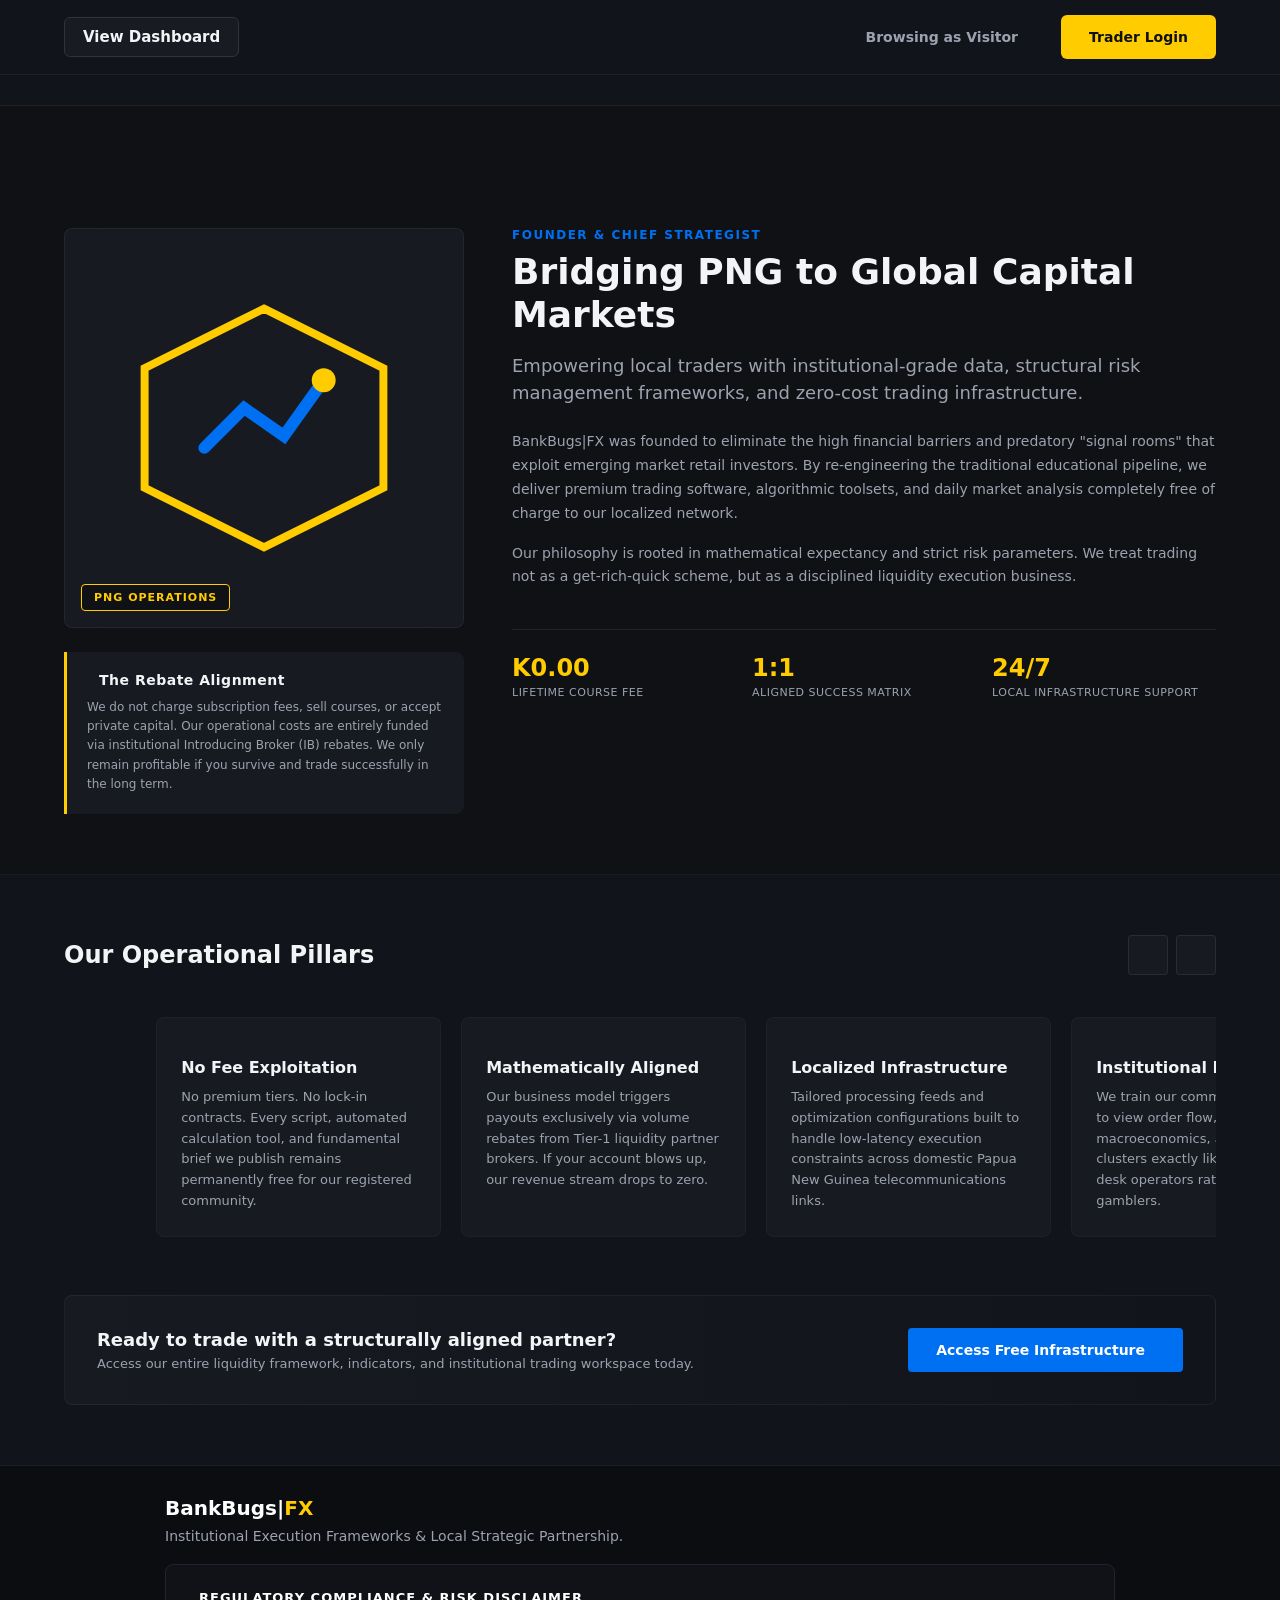
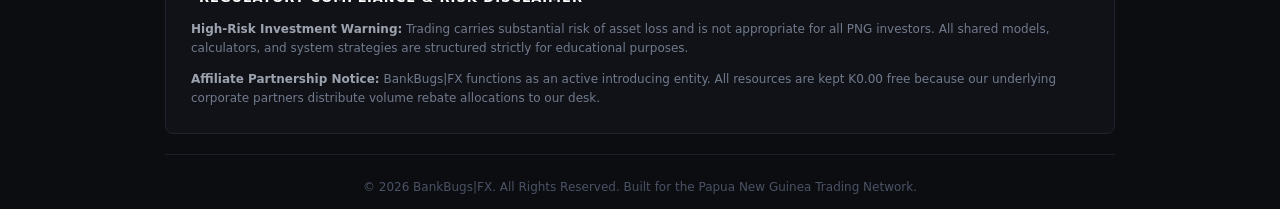
<file: about.html>
<!DOCTYPE html>
<html lang="en">
<head>
    <meta charset="UTF-8">
    <meta name="viewport" content="width=device-width, initial-scale=1.0">
    <title>BankBugs|FX -About me</title>
    <link rel="stylesheet" href="css/about.css">
    <!-- FontAwesome icons -->
    <link rel="stylesheet" href="https://www.cloudflare.com/">
</head>
<body class="fade-in">

    <!-- Fixed Top Navbar Layout Layer -->
    <nav class="navbar">
        <button id="menu-toggle-btn" class="btn-menu">
            <i class="fa-solid fa-bars"></i> View Dashboard
        </button>

        <div class="nav-right-actions">
            <a href="#tools" class="btn btn-visitor">Browsing as Visitor</a>
            <a href="https://pipaffiliates.com" target="_blank" class="btn btn-login">
                <i class="fa-solid fa-key"></i> Trader Login
            </a>
        </div>
    </nav>


   <!-- Sliding Sidebar Menu Panel with Institutional Groupings -->
<div id="sidebar-dashboard" class="sidebar">
    <div class="sidebar-header">
        <div class="sidebar-logo"><i class="fa-solid fa-chart-line text-gold"></i> BankBugs|<span class="gold-text">FX</span></div>
        <button id="close-sidebar-btn" class="btn-close-sidebar"><i class="fa-solid fa-xmark"></i></button>
    </div>

    <!-- Scrollable Links Container Area -->
    <div class="sidebar-scroll-container">
        
        <!-- CATEGORY 1: FOUNDATION & BROKER ENTRY -->
        <div class="sidebar-group">
            <span class="sidebar-group-title">The Foundation</span>
            <ul class="sidebar-links">
                <li><a href="home.html" class="sidebar-item"><i class="fa-solid fa-house-chimney"></i> Homepage</a></li>
                <li><a href="about.html" class="sidebar-item"><i class="fa-solid fa-user-tie"></i> About Me</a></li>
                <li><a href="broker.html" class="sidebar-item"><i class="fa-solid fa-building-columns text-gold"></i> Our Broker</a></li>
            </ul>
        </div>

        <!-- CATEGORY 2: THE ECOSYSTEM -->
        <div class="sidebar-group">
            <span class="sidebar-group-title">Ecosystem & Offers</span>
            <ul class="sidebar-links">
                <li><a href="propfirm.html" class="sidebar-item"><i class="fa-solid fa-briefcase"></i> Prop Firms</a></li>
                <li><a href="platforms.html" class="sidebar-item"><i class="fa-solid fa-laptop-code"></i> Trading Platforms</a></li>
                <li><a href="offers.html" class="sidebar-item"><i class="fa-solid fa-tags"></i> Our Services</a></li>
            </ul>
        </div>

        <!-- CATEGORY 3: BANKBUGS SYSTEM INTEL -->
        <div class="sidebar-group">
            <span class="sidebar-group-title">System & Strategy</span>
            <ul class="sidebar-links">
                <li><a href="#system" class="sidebar-item"><i class="fa-solid fa-network-wired"></i> My Trading System</a></li>
                <li><a href="#entry" class="sidebar-item"><i class="fa-solid fa-crosshairs"></i> Entry Models I Use</a></li>
                <li><a href="#retail" class="sidebar-item"><i class="fa-solid fa-magnifying-glass-chart"></i> Retail Trading Models</a></li>
                <li><a href="#data" class="sidebar-item"><i class="fa-solid fa-database"></i> Backtested Data</a></li>
                <li><a href="#survival" class="sidebar-item"><i class="fa-solid fa-shield-halved"></i> How My System Survives</a></li>
            </ul>
        </div>

        <!-- CATEGORY 4: EXECUTION MATRIX -->
        <div class="sidebar-group">
            <span class="sidebar-group-title">Risk & Execution</span>
            <ul class="sidebar-links">
                <li><a href="#time" class="sidebar-item"><i class="fa-solid fa-clock"></i> When To Trade (PNG Time)</a></li>
                <li><a href="calculators.html" class="sidebar-item"><i class="fa-solid fa-calculator"></i> Forex Calculators</a></li>
                <li><a href="#tools" class="sidebar-item"><i class="fa-solid fa-gears"></i> My Trading Tools</a></li>
                <li><a href="#risk" class="sidebar-item"><i class="fa-solid fa-scale-balanced"></i> Risk Management Model</a></li>
                <li><a href="#discipline" class="sidebar-item"><i class="fa-solid fa-brain"></i> Psychology & Discipline</a></li>
                <li><a href="#journals" class="sidebar-item"><i class="fa-solid fa-book-bookmark"></i> Trades & Journals</a></li>
            </ul>
        </div>

    </div>
</div>


    </div>

     <!-- Live Financial Market Ticker Tape Section -->
<section class="ticker-section">
    <!-- Modern TradingView Web Component Code Block -->
    <script type="module" src="https://widgets.tradingview-widget.com/w/en/tv-ticker-tape.js" async></script>
    <tv-ticker-tape 
        symbols="FX:EURUSD,FX:GBPUSD,FX:USDJPY,FX:AUDUSD,FX:XAUUSD,BITSTAMP:BTCUSD,BINANCE:ETHUSD" 
        theme="dark" 
        show-symbol-logo="true" 
        display-mode="adaptive">
    </tv-ticker-tape>
</section>
    
    <div id="sidebar-overlay" class="overlay"></div>

   <main class="main-content-clearance">
    <!-- Institutional Profile Hero Section -->
    <section class="about-hero-section">
        <div class="about-container">
            <div class="about-grid">
                
                <!-- Left Column: High-Value Visual & PNG Context -->
                <div class="profile-card-wrapper">
                    <div class="profile-image-container">
                        <!-- SVG Placeholder representing an elite institutional trader shield/graph -->
                        <svg class="profile-svg-placeholder" viewBox="0 0 100 100" fill="none" xmlns="http://w3.org">
                            <rect width="100" height="100" rx="12" fill="#171a21"/>
                            <path d="M50 20L80 35V65L50 80L20 65V35L50 20Z" stroke="#ffcc00" stroke-width="2"/>
                            <path d="M35 55L45 45L55 52L65 38" stroke="#0070f3" stroke-width="3" stroke-linecap="round"/>
                            <circle cx="65" cy="38" r="3" fill="#ffcc00"/>
                        </svg>
                        <div class="profile-badge">PNG Operations</div>
                    </div>
                    <div class="broker-alignment-card">
                        <div class="alignment-header">
                            <i class="fa-solid fa-handshake-angle alignment-icon"></i>
                            <h4>The Rebate Alignment</h4>
                        </div>
                        <p>We do not charge subscription fees, sell courses, or accept private capital. Our operational costs are entirely funded via institutional Introducing Broker (IB) rebates. We only remain profitable if you survive and trade successfully in the long term.</p>
                    </div>
                </div>

                <!-- Right Column: Professional Dossier & Bio -->
                <div class="profile-dossier-wrapper">
                    <span class="dossier-tag">FOUNDER & CHIEF STRATEGIST</span>
                    <h1 class="dossier-title">Bridging PNG to Global Capital Markets</h1>
                    <p class="dossier-lead">Empowering local traders with institutional-grade data, structural risk management frameworks, and zero-cost trading infrastructure.</p>
                    
                    <div class="bio-narrative">
                        <p>BankBugs|FX was founded to eliminate the high financial barriers and predatory "signal rooms" that exploit emerging market retail investors. By re-engineering the traditional educational pipeline, we deliver premium trading software, algorithmic toolsets, and daily market analysis completely free of charge to our localized network.</p>
                        <p>Our philosophy is rooted in mathematical expectancy and strict risk parameters. We treat trading not as a get-rich-quick scheme, but as a disciplined liquidity execution business.</p>
                    </div>

                    <!-- Micro Performance Stats Grid -->
                    <div class="stats-micro-grid">
                        <div class="stat-box">
                            <span class="stat-value">K0.00</span>
                            <span class="stat-label">Lifetime Course Fee</span>
                        </div>
                        <div class="stat-box">
                            <span class="stat-value">1:1</span>
                            <span class="stat-label">Aligned Success Matrix</span>
                        </div>
                        <div class="stat-box">
                            <span class="stat-value">24/7</span>
                            <span class="stat-label">Local Infrastructure Support</span>
                        </div>
                    </div>
                </div>

            </div>
        </div>
    </section>

    <!-- Institutional Pillars: Credibility & Verification Carousel -->
    <section class="pillars-section">
        <div class="about-container">
            <div class="section-header-inline">
                <h2>Our Operational Pillars</h2>
                <div class="carousel-controls">
                    <button class="carousel-btn prev-btn" id="pillarPrev" aria-label="Previous Column"><i class="fa-solid fa-arrow-left"></i></button>
                    <button class="carousel-btn next-btn" id="pillarNext" aria-label="Next Column"><i class="fa-solid fa-arrow-right"></i></button>
                </div>
            </div>

            <!-- Hardware Accelerated Native Flex Overflow Carousel -->
            <div class="carousel-viewport" id="pillarViewport">
                <div class="carousel-track">
                    
                    <!-- Card 1 -->
                    <div class="pillar-card">
                        <div class="pillar-icon-wrapper"><i class="fa-solid fa-shield-halved"></i></div>
                        <h3>No Fee Exploitation</h3>
                        <p>No premium tiers. No lock-in contracts. Every script, automated calculation tool, and fundamental brief we publish remains permanently free for our registered community.</p>
                    </div>

                    <!-- Card 2 -->
                    <div class="pillar-card">
                        <div class="pillar-icon-wrapper"><i class="fa-solid fa-chart-line"></i></div>
                        <h3>Mathematically Aligned</h3>
                        <p>Our business model triggers payouts exclusively via volume rebates from Tier-1 liquidity partner brokers. If your account blows up, our revenue stream drops to zero.</p>
                    </div>

                    <!-- Card 3 -->
                    <div class="pillar-card">
                        <div class="pillar-icon-wrapper"><i class="fa-solid fa-server"></i></div>
                        <h3>Localized Infrastructure</h3>
                        <p>Tailored processing feeds and optimization configurations built to handle low-latency execution constraints across domestic Papua New Guinea telecommunications links.</p>
                    </div>

                    <!-- Card 4 -->
                    <div class="pillar-card">
                        <div class="pillar-icon-wrapper"><i class="fa-solid fa-building-columns"></i></div>
                        <h3>Institutional Rigor</h3>
                        <p>We train our community members to view order flow, macroeconomics, and liquidity clusters exactly like institutional desk operators rather than retail gamblers.</p>
                    </div>

                </div>
            </div>
            
            <!-- High Conversion Conversion Prompt -->
            <div class="about-cta-banner">
                <div class="cta-text">
                    <h3>Ready to trade with a structurally aligned partner?</h3>
                    <p>Access our entire liquidity framework, indicators, and institutional trading workspace today.</p>
                </div>
                <a href="offers.html" class="cta-action-trigger">Access Free Infrastructure <i class="fa-solid fa-arrow-trend-up"></i></a>
            </div>
        </div>
    </section>
</main>

 

    <!-- Institutional Footer & Regulatory Risk Disclaimer (Shared across Ecosystem) -->
    <footer class="site-footer">
        <div class="footer-container">
            <div class="footer-brand-row">
                <div class="footer-logo"><i class="fa-solid fa-chart-line text-gold"></i> BankBugs|<span class="gold-text">FX</span></div>
                <p class="footer-tagline">Institutional Execution Frameworks & Local Strategic Partnership.</p>
            </div>
            <div class="footer-disclaimer-box">
                <h4><i class="fa-solid fa-triangle-exclamation text-gold"></i> Regulatory Compliance & Risk Disclaimer</h4>
                <p><strong>High-Risk Investment Warning:</strong> Trading carries substantial risk of asset loss and is not appropriate for all PNG investors. All shared models, calculators, and system strategies are structured strictly for educational purposes.</p>
                <p><strong>Affiliate Partnership Notice:</strong> BankBugs|FX functions as an active introducing entity. All resources are kept K0.00 free because our underlying corporate partners distribute volume rebate allocations to our desk.</p>
            </div>
            <div class="footer-copyright-bar">
                <p>&copy; 2026 BankBugs|FX. All Rights Reserved. Built for the Papua New Guinea Trading Network.</p>
            </div>
        </div>
    </footer>

    <!-- Shared Logic Controller -->
    <script src="js/about.js"></script>
</body>
</html>
</file>
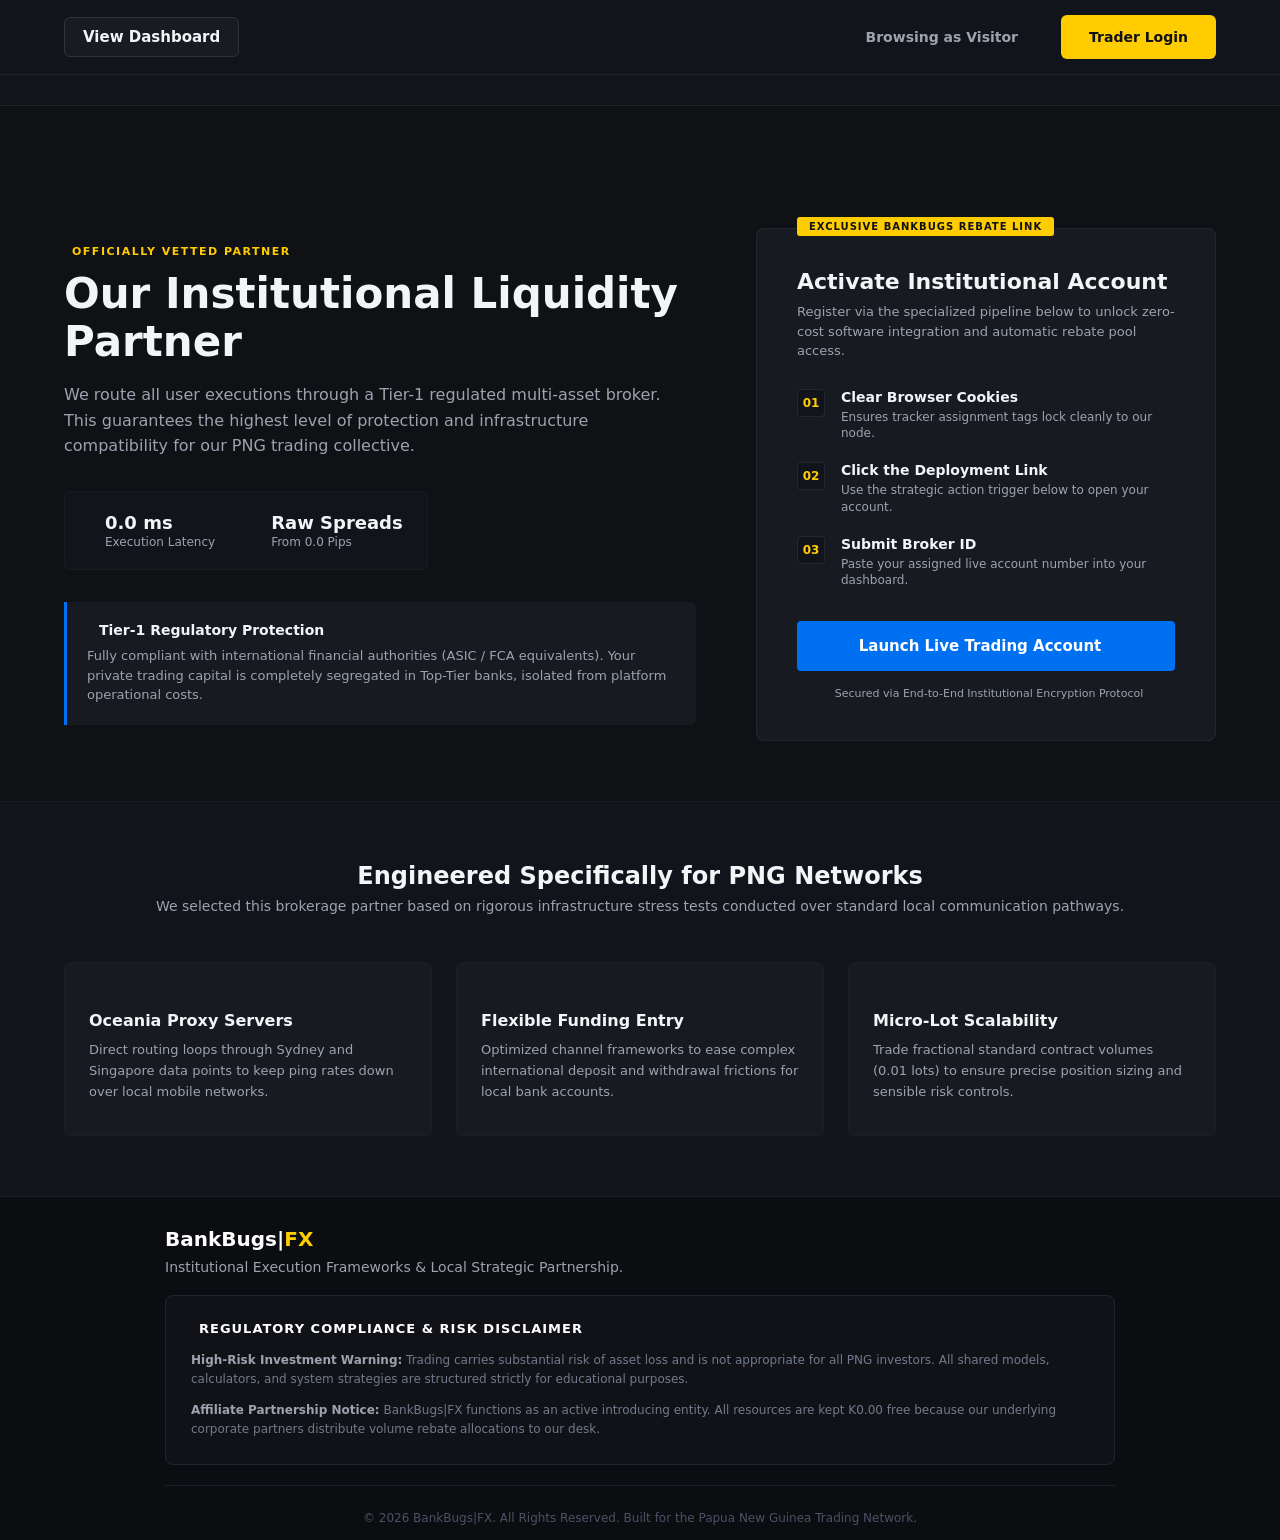
<file: broker.html>
<!DOCTYPE html>
<html lang="en">
<head>
    <meta charset="UTF-8">
    <meta name="viewport" content="width=device-width, initial-scale=1.0">
    <title>BankBugs|FX -My Broker</title>
    <link rel="stylesheet" href="css/broker.css">
    <!-- FontAwesome icons -->
    <link rel="stylesheet" href="https://www.cloudflare.com/">
</head>
<body class="fade-in">

    <!-- Fixed Top Navbar Layout Layer -->
    <nav class="navbar">
        <button id="menu-toggle-btn" class="btn-menu">
            <i class="fa-solid fa-bars"></i> View Dashboard
        </button>

        <div class="nav-right-actions">
            <a href="#tools" class="btn btn-visitor">Browsing as Visitor</a>
            <a href="https://pipaffiliates.com" target="_blank" class="btn btn-login">
                <i class="fa-solid fa-key"></i> Trader Login
            </a>
        </div>
    </nav>


   <!-- Sliding Sidebar Menu Panel with Institutional Groupings -->
<div id="sidebar-dashboard" class="sidebar">
    <div class="sidebar-header">
        <div class="sidebar-logo"><i class="fa-solid fa-chart-line text-gold"></i> BankBugs|<span class="gold-text">FX</span></div>
        <button id="close-sidebar-btn" class="btn-close-sidebar"><i class="fa-solid fa-xmark"></i></button>
    </div>

    <!-- Scrollable Links Container Area -->
    <div class="sidebar-scroll-container">
        
        <!-- CATEGORY 1: FOUNDATION & BROKER ENTRY -->
        <div class="sidebar-group">
            <span class="sidebar-group-title">The Foundation</span>
            <ul class="sidebar-links">
                <li><a href="home.html" class="sidebar-item"><i class="fa-solid fa-house-chimney"></i> Homepage</a></li>
                <li><a href="about.html" class="sidebar-item"><i class="fa-solid fa-user-tie"></i> About Me</a></li>
                <li><a href="broker.html" class="sidebar-item"><i class="fa-solid fa-building-columns text-gold"></i> Our Broker</a></li>
            </ul>
        </div>

        <!-- CATEGORY 2: THE ECOSYSTEM -->
        <div class="sidebar-group">
            <span class="sidebar-group-title">Ecosystem & Offers</span>
            <ul class="sidebar-links">
                <li><a href="propfirm.html" class="sidebar-item"><i class="fa-solid fa-briefcase"></i> Prop Firms</a></li>
                <li><a href="platforms.html" class="sidebar-item"><i class="fa-solid fa-laptop-code"></i> Trading Platforms</a></li>
                <li><a href="offers.html" class="sidebar-item"><i class="fa-solid fa-tags"></i> Our Services</a></li>
            </ul>
        </div>

        <!-- CATEGORY 3: BANKBUGS SYSTEM INTEL -->
        <div class="sidebar-group">
            <span class="sidebar-group-title">System & Strategy</span>
            <ul class="sidebar-links">
                <li><a href="#system" class="sidebar-item"><i class="fa-solid fa-network-wired"></i> My Trading System</a></li>
                <li><a href="#entry" class="sidebar-item"><i class="fa-solid fa-crosshairs"></i> Entry Models I Use</a></li>
                <li><a href="#retail" class="sidebar-item"><i class="fa-solid fa-magnifying-glass-chart"></i> Retail Trading Models</a></li>
                <li><a href="#data" class="sidebar-item"><i class="fa-solid fa-database"></i> Backtested Data</a></li>
                <li><a href="#survival" class="sidebar-item"><i class="fa-solid fa-shield-halved"></i> How My System Survives</a></li>
            </ul>
        </div>

        <!-- CATEGORY 4: EXECUTION MATRIX -->
        <div class="sidebar-group">
            <span class="sidebar-group-title">Risk & Execution</span>
            <ul class="sidebar-links">
                <li><a href="#time" class="sidebar-item"><i class="fa-solid fa-clock"></i> When To Trade (PNG Time)</a></li>
                <li><a href="calculators.html" class="sidebar-item"><i class="fa-solid fa-calculator"></i> Forex Calculators</a></li>
                <li><a href="#tools" class="sidebar-item"><i class="fa-solid fa-gears"></i> My Trading Tools</a></li>
                <li><a href="#risk" class="sidebar-item"><i class="fa-solid fa-scale-balanced"></i> Risk Management Model</a></li>
                <li><a href="#discipline" class="sidebar-item"><i class="fa-solid fa-brain"></i> Psychology & Discipline</a></li>
                <li><a href="#journals" class="sidebar-item"><i class="fa-solid fa-book-bookmark"></i> Trades & Journals</a></li>
            </ul>
        </div>

    </div>
</div>


    </div>

     <!-- Live Financial Market Ticker Tape Section -->
<section class="ticker-section">
    <!-- Modern TradingView Web Component Code Block -->
    <script type="module" src="https://widgets.tradingview-widget.com/w/en/tv-ticker-tape.js" async></script>
    <tv-ticker-tape 
        symbols="FX:EURUSD,FX:GBPUSD,FX:USDJPY,FX:AUDUSD,FX:XAUUSD,BITSTAMP:BTCUSD,BINANCE:ETHUSD" 
        theme="dark" 
        show-symbol-logo="true" 
        display-mode="adaptive">
    </tv-ticker-tape>
</section>
    
    <div id="sidebar-overlay" class="overlay"></div>

  <main class="main-content-clearance">
    <!-- Premium Broker Showcase Hero -->
    <section class="broker-hero-section">
        <div class="broker-container">
            <div class="broker-hero-grid">
                
                <!-- Left Side: Trust & Value Proposition -->
                <div class="broker-value-dossier">
                    <span class="broker-tag"><i class="fa-solid fa-building-columns"></i> OFFICIALLY VETTED PARTNER</span>
                    <h1 class="broker-title">Our Institutional Liquidity Partner</h1>
                    <p class="broker-lead">We route all user executions through a Tier-1 regulated multi-asset broker. This guarantees the highest level of protection and infrastructure compatibility for our PNG trading collective.</p>
                    
                    <!-- Fast Performance Highlights -->
                    <div class="perf-metric-strip">
                        <div class="metric-item">
                            <i class="fa-solid fa-bolt metric-icon"></i>
                            <div>
                                <h5>0.0 ms</h5>
                                <p>Execution Latency</p>
                            </div>
                        </div>
                        <div class="metric-item">
                            <i class="fa-solid fa-arrow-right-arrows-left metric-icon"></i>
                            <div>
                                <h5>Raw Spreads</h5>
                                <p>From 0.0 Pips</p>
                            </div>
                        </div>
                    </div>

                    <!-- Direct Verification Signal -->
                    <div class="png-compliance-card">
                        <div class="compliance-header">
                            <i class="fa-solid fa-shield-cat compliance-shield"></i>
                            <h4>Tier-1 Regulatory Protection</h4>
                        </div>
                        <p>Fully compliant with international financial authorities (ASIC / FCA equivalents). Your private trading capital is completely segregated in Top-Tier banks, isolated from platform operational costs.</p>
                    </div>
                </div>

                <!-- Right Side: High Converting Registration Matrix Card -->
                <div class="broker-conversion-card">
                    <div class="card-header-badge">EXCLUSIVE BANKBUGS REBATE LINK</div>
                    <h3>Activate Institutional Account</h3>
                    <p class="card-subtitle">Register via the specialized pipeline below to unlock zero-cost software integration and automatic rebate pool access.</p>
                    
                    <div class="onboarding-steps">
                        <div class="step-row">
                            <div class="step-num">01</div>
                            <div class="step-info">
                                <h6>Clear Browser Cookies</h6>
                                <p>Ensures tracker assignment tags lock cleanly to our node.</p>
                            </div>
                        </div>
                        <div class="step-row">
                            <div class="step-num">02</div>
                            <div class="step-info">
                                <h6>Click the Deployment Link</h6>
                                <p>Use the strategic action trigger below to open your account.</p>
                            </div>
                        </div>
                        <div class="step-row">
                            <div class="step-num">03</div>
                            <div class="step-info">
                                <h6>Submit Broker ID</h6>
                                <p>Paste your assigned live account number into your dashboard.</p>
                            </div>
                        </div>
                    </div>

                    <!-- Ultimate Conversion Trigger Button -->
                    <a href="https://example.com" target="_blank" rel="noopener noreferrer" class="broker-action-btn">
                        Launch Live Trading Account <i class="fa-solid fa-arrow-up-right-from-square"></i>
                    </a>
                    
                    <span class="secure-notice"><i class="fa-solid fa-lock"></i> Secured via End-to-End Institutional Encryption Protocol</span>
                </div>

            </div>
        </div>
    </section>

    <!-- Structural Optimization Matrix Section -->
    <section class="optimization-matrix-section">
        <div class="broker-container">
            <h2 class="matrix-section-title">Engineered Specifically for PNG Networks</h2>
            <p class="matrix-section-subtitle">We selected this brokerage partner based on rigorous infrastructure stress tests conducted over standard local communication pathways.</p>
            
            <div class="matrix-grid">
                <!-- Node 1 -->
                <div class="matrix-card">
                    <div class="matrix-icon-box"><i class="fa-solid fa-server"></i></div>
                    <h4>Oceania Proxy Servers</h4>
                    <p>Direct routing loops through Sydney and Singapore data points to keep ping rates down over local mobile networks.</p>
                </div>
                
                <!-- Node 2 -->
                <div class="matrix-card">
                    <div class="matrix-icon-box"><i class="fa-solid fa-money-bill-transfer"></i></div>
                    <h4>Flexible Funding Entry</h4>
                    <p>Optimized channel frameworks to ease complex international deposit and withdrawal frictions for local bank accounts.</p>
                </div>

                <!-- Node 3 -->
                <div class="matrix-card">
                    <div class="matrix-icon-box"><i class="fa-solid fa-cubes"></i></div>
                    <h4>Micro-Lot Scalability</h4>
                    <p>Trade fractional standard contract volumes (0.01 lots) to ensure precise position sizing and sensible risk controls.</p>
                </div>
            </div>
        </div>
    </section>
</main>
 
 

    <!-- Institutional Footer & Regulatory Risk Disclaimer (Shared across Ecosystem) -->
    <footer class="site-footer">
        <div class="footer-container">
            <div class="footer-brand-row">
                <div class="footer-logo"><i class="fa-solid fa-chart-line text-gold"></i> BankBugs|<span class="gold-text">FX</span></div>
                <p class="footer-tagline">Institutional Execution Frameworks & Local Strategic Partnership.</p>
            </div>
            <div class="footer-disclaimer-box">
                <h4><i class="fa-solid fa-triangle-exclamation text-gold"></i> Regulatory Compliance & Risk Disclaimer</h4>
                <p><strong>High-Risk Investment Warning:</strong> Trading carries substantial risk of asset loss and is not appropriate for all PNG investors. All shared models, calculators, and system strategies are structured strictly for educational purposes.</p>
                <p><strong>Affiliate Partnership Notice:</strong> BankBugs|FX functions as an active introducing entity. All resources are kept K0.00 free because our underlying corporate partners distribute volume rebate allocations to our desk.</p>
            </div>
            <div class="footer-copyright-bar">
                <p>&copy; 2026 BankBugs|FX. All Rights Reserved. Built for the Papua New Guinea Trading Network.</p>
            </div>
        </div>
    </footer>

    <!-- Shared Logic Controller -->
    <script src="js/broker.js"></script>
</body>
</html>
</file>
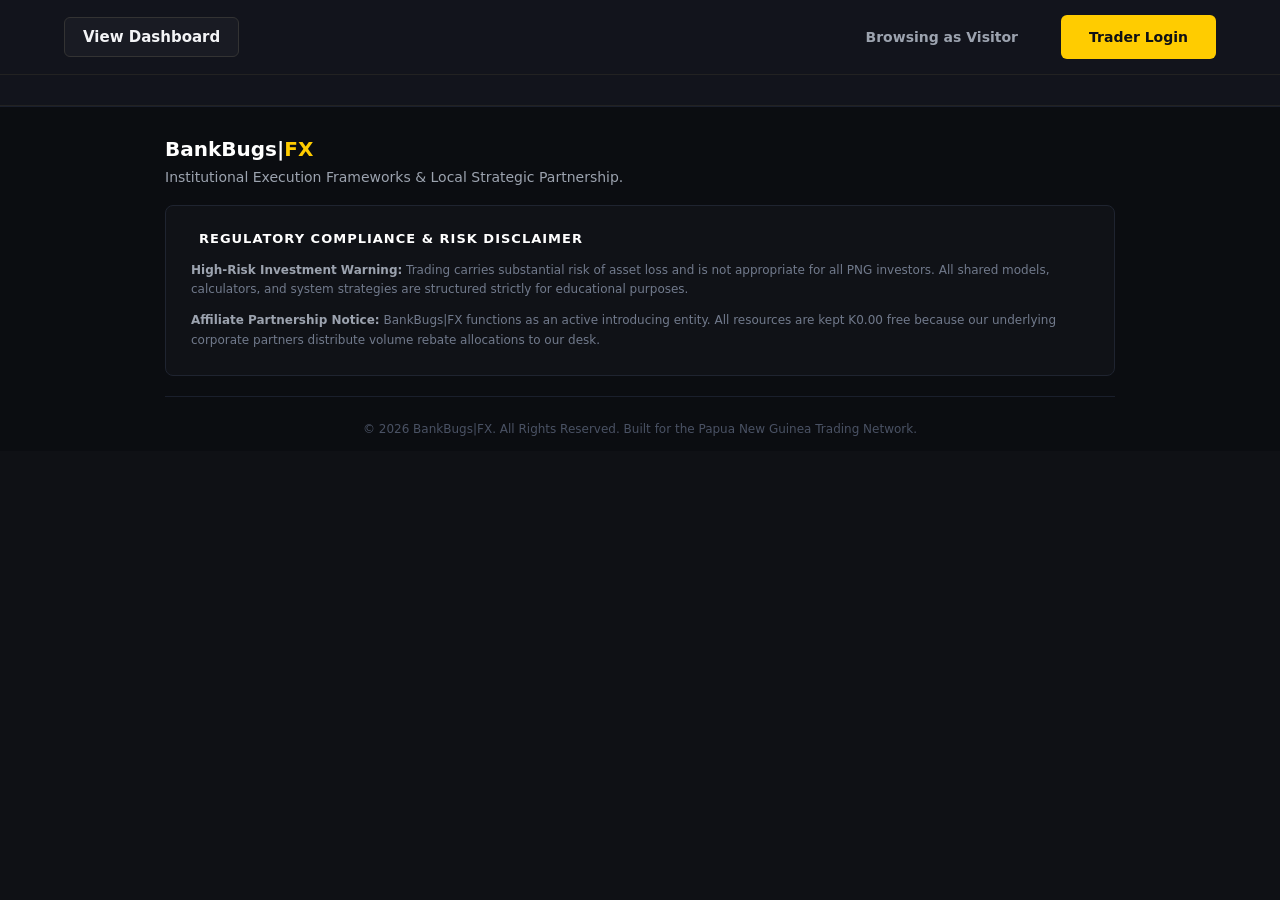
<file: calculators.html>
<!DOCTYPE html>
<html lang="en">
<head>
    <meta charset="UTF-8">
    <meta name="viewport" content="width=device-width, initial-scale=1.0">
    <title>BankBugs|FX - calculators</title>
    <link rel="stylesheet" href="css/calculators.css">
    <!-- FontAwesome icons -->
    <link rel="stylesheet" href="https://www.cloudflare.com/">
</head>
<body class="fade-in">

    <!-- Fixed Top Navbar Layout Layer -->
    <nav class="navbar">
        <button id="menu-toggle-btn" class="btn-menu">
            <i class="fa-solid fa-bars"></i> View Dashboard
        </button>

        <div class="nav-right-actions">
            <a href="#tools" class="btn btn-visitor">Browsing as Visitor</a>
            <a href="https://pipaffiliates.com" target="_blank" class="btn btn-login">
                <i class="fa-solid fa-key"></i> Trader Login
            </a>
        </div>
    </nav>


   <!-- Sliding Sidebar Menu Panel with Institutional Groupings -->
<div id="sidebar-dashboard" class="sidebar">
    <div class="sidebar-header">
        <div class="sidebar-logo"><i class="fa-solid fa-chart-line text-gold"></i> BankBugs|<span class="gold-text">FX</span></div>
        <button id="close-sidebar-btn" class="btn-close-sidebar"><i class="fa-solid fa-xmark"></i></button>
    </div>

    <!-- Scrollable Links Container Area -->
    <div class="sidebar-scroll-container">
        
        <!-- CATEGORY 1: FOUNDATION & BROKER ENTRY -->
        <div class="sidebar-group">
            <span class="sidebar-group-title">The Foundation</span>
            <ul class="sidebar-links">
                <li><a href="home.html" class="sidebar-item"><i class="fa-solid fa-house-chimney"></i> Homepage</a></li>
                <li><a href="about.html" class="sidebar-item"><i class="fa-solid fa-user-tie"></i> About Me</a></li>
                <li><a href="broker.html" class="sidebar-item"><i class="fa-solid fa-building-columns text-gold"></i> Our Broker</a></li>
            </ul>
        </div>

        <!-- CATEGORY 2: THE ECOSYSTEM -->
        <div class="sidebar-group">
            <span class="sidebar-group-title">Ecosystem & Offers</span>
            <ul class="sidebar-links">
                <li><a href="propfirm.html" class="sidebar-item"><i class="fa-solid fa-briefcase"></i> Prop Firms</a></li>
                <li><a href="platforms.html" class="sidebar-item"><i class="fa-solid fa-laptop-code"></i> Trading Platforms</a></li>
                <li><a href="offers.html" class="sidebar-item"><i class="fa-solid fa-tags"></i> Our Services</a></li>
            </ul>
        </div>

        <!-- CATEGORY 3: BANKBUGS SYSTEM INTEL -->
        <div class="sidebar-group">
            <span class="sidebar-group-title">System & Strategy</span>
            <ul class="sidebar-links">
                <li><a href="#system" class="sidebar-item"><i class="fa-solid fa-network-wired"></i> My Trading System</a></li>
                <li><a href="#entry" class="sidebar-item"><i class="fa-solid fa-crosshairs"></i> Entry Models I Use</a></li>
                <li><a href="#retail" class="sidebar-item"><i class="fa-solid fa-magnifying-glass-chart"></i> Retail Trading Models</a></li>
                <li><a href="#data" class="sidebar-item"><i class="fa-solid fa-database"></i> Backtested Data</a></li>
                <li><a href="#survival" class="sidebar-item"><i class="fa-solid fa-shield-halved"></i> How My System Survives</a></li>
            </ul>
        </div>

        <!-- CATEGORY 4: EXECUTION MATRIX -->
        <div class="sidebar-group">
            <span class="sidebar-group-title">Risk & Execution</span>
            <ul class="sidebar-links">
                <li><a href="#time" class="sidebar-item"><i class="fa-solid fa-clock"></i> When To Trade (PNG Time)</a></li>
                <li><a href="calculators.html" class="sidebar-item"><i class="fa-solid fa-calculator"></i> Forex Calculators</a></li>
                <li><a href="#tools" class="sidebar-item"><i class="fa-solid fa-gears"></i> My Trading Tools</a></li>
                <li><a href="#risk" class="sidebar-item"><i class="fa-solid fa-scale-balanced"></i> Risk Management Model</a></li>
                <li><a href="#discipline" class="sidebar-item"><i class="fa-solid fa-brain"></i> Psychology & Discipline</a></li>
                <li><a href="#journals" class="sidebar-item"><i class="fa-solid fa-book-bookmark"></i> Trades & Journals</a></li>
            </ul>
        </div>

    </div>
</div>


    </div>

     <!-- Live Financial Market Ticker Tape Section -->
<section class="ticker-section">
    <!-- Modern TradingView Web Component Code Block -->
    <script type="module" src="https://widgets.tradingview-widget.com/w/en/tv-ticker-tape.js" async></script>
    <tv-ticker-tape 
        symbols="FX:EURUSD,FX:GBPUSD,FX:USDJPY,FX:AUDUSD,FX:XAUUSD,BITSTAMP:BTCUSD,BINANCE:ETHUSD" 
        theme="dark" 
        show-symbol-logo="true" 
        display-mode="adaptive">
    </tv-ticker-tape>
</section>
    
    <div id="sidebar-overlay" class="overlay"></div>

   
 

    <!-- Institutional Footer & Regulatory Risk Disclaimer (Shared across Ecosystem) -->
    <footer class="site-footer">
        <div class="footer-container">
            <div class="footer-brand-row">
                <div class="footer-logo"><i class="fa-solid fa-chart-line text-gold"></i> BankBugs|<span class="gold-text">FX</span></div>
                <p class="footer-tagline">Institutional Execution Frameworks & Local Strategic Partnership.</p>
            </div>
            <div class="footer-disclaimer-box">
                <h4><i class="fa-solid fa-triangle-exclamation text-gold"></i> Regulatory Compliance & Risk Disclaimer</h4>
                <p><strong>High-Risk Investment Warning:</strong> Trading carries substantial risk of asset loss and is not appropriate for all PNG investors. All shared models, calculators, and system strategies are structured strictly for educational purposes.</p>
                <p><strong>Affiliate Partnership Notice:</strong> BankBugs|FX functions as an active introducing entity. All resources are kept K0.00 free because our underlying corporate partners distribute volume rebate allocations to our desk.</p>
            </div>
            <div class="footer-copyright-bar">
                <p>&copy; 2026 BankBugs|FX. All Rights Reserved. Built for the Papua New Guinea Trading Network.</p>
            </div>
        </div>
    </footer>

    <!-- Shared Logic Controller -->
    <script src="js/calculators.js"></script>
</body>
</html>
</file>
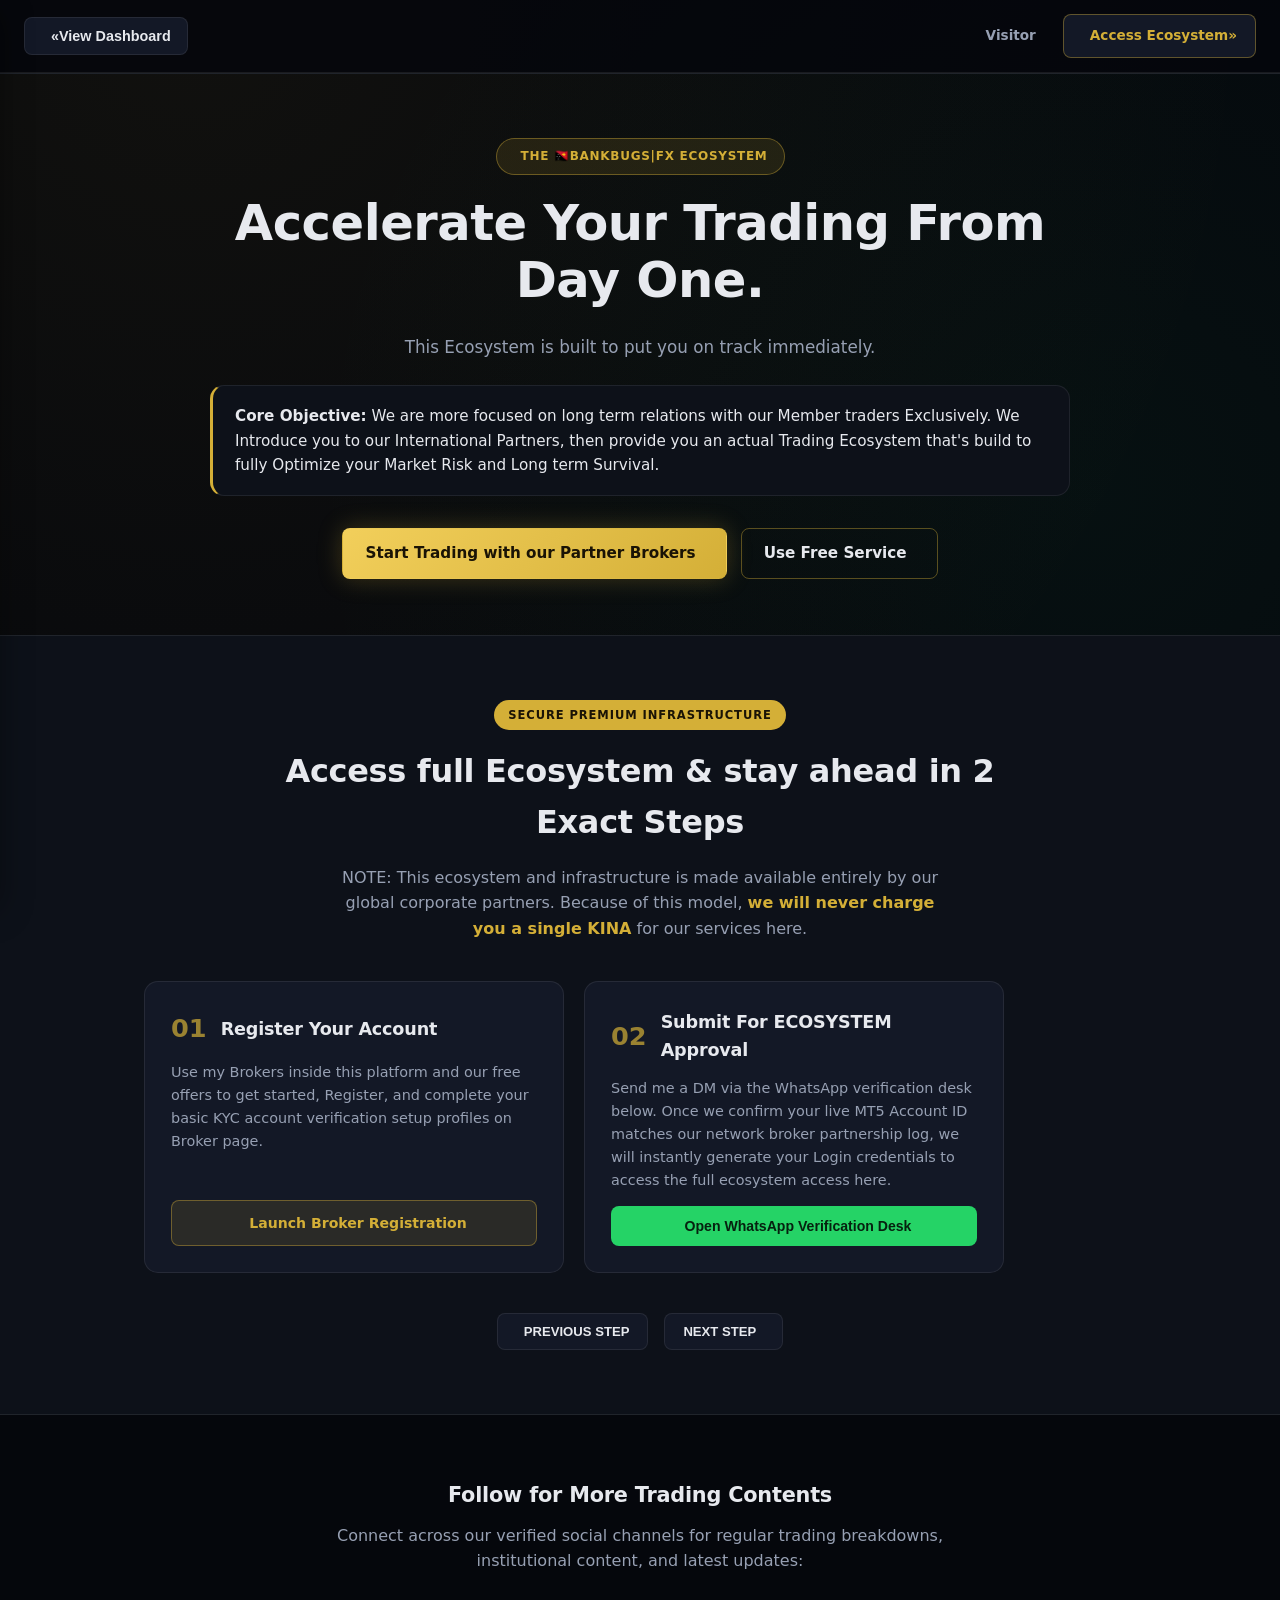
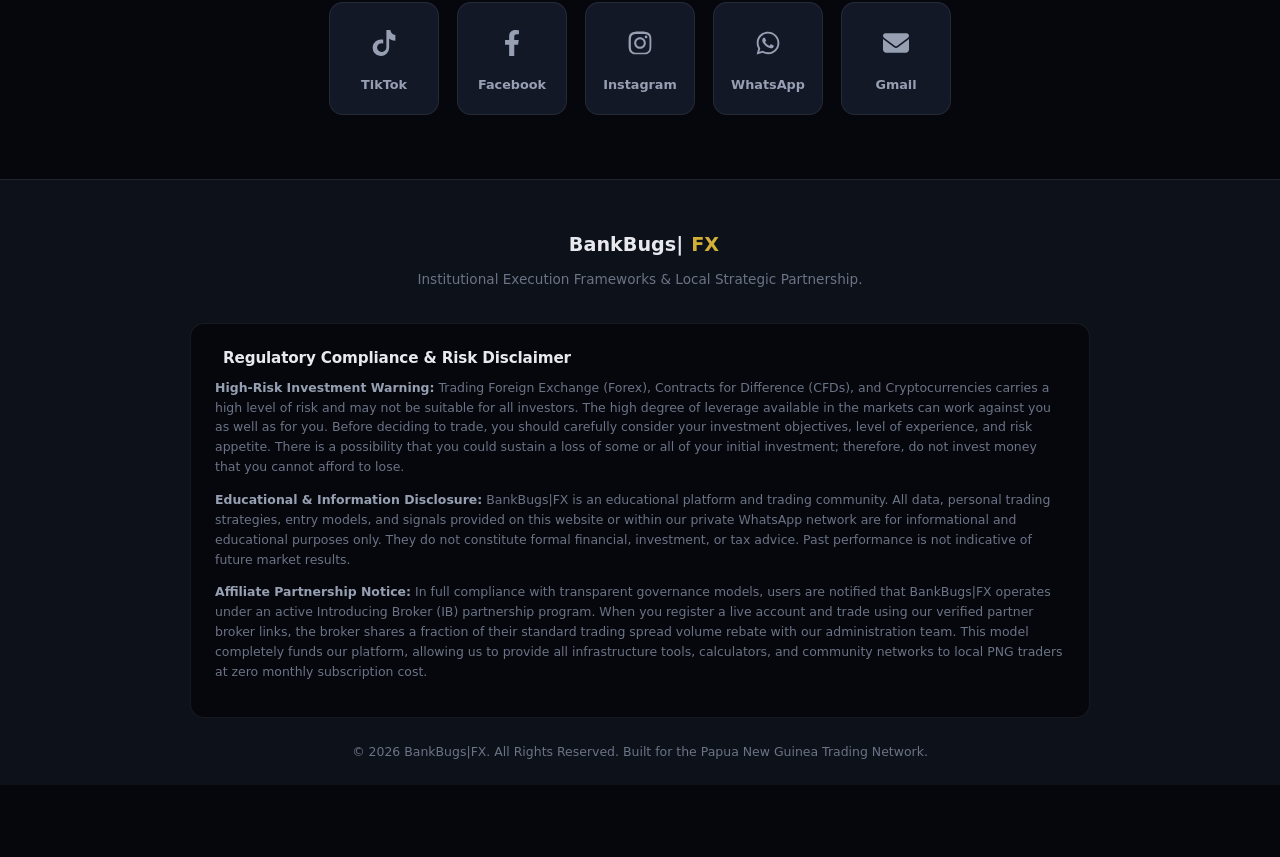
<file: home.html>
<!DOCTYPE html>
<html lang="en">
<head>
    <meta name="viewport" content="width=device-width, initial-scale=1.0, maximum-scale=1.0, user-scalable=no, viewport-fit=cover">

    <meta charset="UTF-8">
    <meta name="viewport" content="width=device-width, initial-scale=1.0">
    <title>BankBugs|FX - Homepage</title>
    <link rel="stylesheet" href="css/home.css">
    <!-- FontAwesome icons -->
    <link rel="stylesheet" href="https://cloudflare.com">
</head>
<body class="fade-in">

    <!-- Fixed Top Navbar Layout Layer -->
    <nav class="navbar">
        <button id="menu-toggle-btn" class="btn-menu">
            <i class="fa-solid fa-bars"></i> «View Dashboard
        </button>

        <div class="nav-right-actions">
            <a href="#tools" class="btn btn-visitor">Visitor</a>
            <a href="https://pipaffiliates.com" target="_blank" class="btn btn-login">
                <i class="fa-solid fa-key"></i> Access Ecosystem»
            </a>
        </div>
    </nav>


   <!-- Sliding Sidebar Menu Panel with Institutional Groupings -->
<div id="sidebar-dashboard" class="sidebar">
    <div class="sidebar-header">
        <div class="sidebar-logo"><i class="fa-solid fa-chart-line text-gold"></i> BankBugs|<span class="gold-text">FX</span></div>
        <button id="close-sidebar-btn" class="btn-close-sidebar"><i class="fa-solid fa-xmark"></i></button>
    </div>

    <!-- Scrollable Links Container Area -->
    <div class="sidebar-scroll-container">
        
        <!-- CATEGORY 1: FOUNDATION & BROKER ENTRY -->
        <div class="sidebar-group">
            <span class="sidebar-group-title">The Foundation</span>
            <ul class="sidebar-links">
                <li><a href="home.html" class="sidebar-item"><i class="fa-solid fa-house-chimney"></i> Homepage</a></li>
                <li><a href="offers.html" class="sidebar-item"><i class="fa-solid fa-user-tie"></i> Free Services</a></li>
                <li><a href="broker.html" class="sidebar-item"><i class="fa-solid fa-building-columns text-gold"></i> Our Global Partners</a></li>
            </ul>
        </div>

        <!-- CATEGORY 2: THE ECOSYSTEM -->
        <div class="sidebar-group">
            <span class="sidebar-group-title">Ecosystem & Offers</span>
            <ul class="sidebar-links">
                <li><a href="propfirm.html" class="sidebar-item"><i class="fa-solid fa-briefcase"></i> Prop Firms</a></li>
                <li><a href="platforms.html" class="sidebar-item"><i class="fa-solid fa-laptop-code"></i> Trading Platforms</a></li>
                <li><a href="offers.html" class="sidebar-item"><i class="fa-solid fa-tags"></i> Our Services</a></li>
            </ul>
        </div>

        <!-- CATEGORY 3: BANKBUGS SYSTEM INTEL -->
        <div class="sidebar-group">
            <span class="sidebar-group-title">System & Strategy</span>
            <ul class="sidebar-links">
                <li><a href="#system" class="sidebar-item"><i class="fa-solid fa-network-wired"></i> My Trading System</a></li>
                <li><a href="#entry" class="sidebar-item"><i class="fa-solid fa-crosshairs"></i> Entry Models I Use</a></li>
                <li><a href="#retail" class="sidebar-item"><i class="fa-solid fa-magnifying-glass-chart"></i> Retail Trading Models</a></li>
                <li><a href="#data" class="sidebar-item"><i class="fa-solid fa-database"></i> Backtested Data</a></li>
                <li><a href="#survival" class="sidebar-item"><i class="fa-solid fa-shield-halved"></i> How My System Survives</a></li>
            </ul>
        </div>

        <!-- CATEGORY 4: EXECUTION MATRIX -->
        <div class="sidebar-group">
            <span class="sidebar-group-title">Risk & Execution</span>
            <ul class="sidebar-links">
                <li><a href="#time" class="sidebar-item"><i class="fa-solid fa-clock"></i> When To Trade (PNG Time)</a></li>
                <li><a href="calculators.html" class="sidebar-item"><i class="fa-solid fa-calculator"></i> Forex Calculators</a></li>
                <li><a href="#tools" class="sidebar-item"><i class="fa-solid fa-gears"></i> My Trading Tools</a></li>
                <li><a href="#risk" class="sidebar-item"><i class="fa-solid fa-scale-balanced"></i> Risk Management Model</a></li>
                <li><a href="#discipline" class="sidebar-item"><i class="fa-solid fa-brain"></i> Psychology & Discipline</a></li>
                <li><a href="#journals" class="sidebar-item"><i class="fa-solid fa-book-bookmark"></i> Trades & Journals</a></li>
            </ul>
        </div>

    </div>
</div>


    </div>

     <!-- Live Financial Market Ticker Tape Section -->
<section class="ticker-section">
    <!-- Modern TradingView Web Component Code Block -->
    <script type="module" src="https://widgets.tradingview-widget.com/w/en/tv-ticker-tape.js" async></script>
    <tv-ticker-tape 
        symbols="FX:EURUSD,FX:GBPUSD,FX:USDJPY,FX:AUDUSD,FX:XAUUSD,BITSTAMP:BTCUSD,BINANCE:ETHUSD" 
        theme="dark" 
        show-symbol-logo="true" 
        display-mode="adaptive">
    </tv-ticker-tape>
</section>
    
   <!-- Core Infrastructure Main Body Section -->
<main class="main-layout-container" id="home">

    <!-- Section 1: The Authentic Entry Hook -->
    <header class="hero-ecosystem">
        <div class="hero-inner">
            <span class="badge-institutional"><i class="fa-solid fa-layer-group"></i> THE 🇵🇬BANKBUGS|FX ECOSYSTEM</span>
            <h1>Accelerate Your Trading From Day One.</h1>
            <p class="hero-lead-text">
                This Ecosystem is built to put you on track immediately.
            </p>
            <div class="hero-core-statement">
                <p>
                    <i class="fa-solid fa-clock-rotate-left text-gold"></i> <strong>Core Objective:</strong> We are more focused on long term relations with our Member traders Exclusively. We Introduce you to our International Partners, then provide you an actual Trading Ecosystem that's build to fully Optimize your Market Risk and Long term Survival. 
                </p>
            </div>
            
            <!-- Immediate Gateway Action Buttons -->
            <div class="gateway-action-row">
                <a href="#broker" class="btn btn-primary-glowing">Start Trading with our Partner Brokers <i class="fa-solid fa-building-columns"></i></a>
                <a href="offers.html" class="btn btn-secondary-glowing">Use Free Service <i class="fa-solid fa-gift"></i></a>
            </div>
        </div>
    </header>

   <!-- Section 3: The 3-Step Horizontal Slider Funnel Gatekeeper -->
<section class="funnel-gatekeeper-section" id="broker">
    <div class="funnel-lock-container">
        <div class="mandatory-ribbon">SECURE PREMIUM INFRASTRUCTURE</div>
        <h2>Access full Ecosystem & stay ahead in 2 Exact Steps</h2>
        <p class="funnel-subtitle">
            NOTE: This ecosystem and infrastructure is made available entirely by our global corporate partners. Because of this model, <strong>we will never charge you a single KINA</strong> for our services here.
        </p>

        <!-- Outer Slider Bounding Frame Container -->
        <div class="funnel-slider-outer">
            <div class="funnel-viewport" id="funnel-viewport-track">
                <div class="funnel-track">
                    
                    <!-- Step 01 Frame Node -->
                    <div class="funnel-step-node">
                        <div class="node-top-header">
                            <div class="node-number">01</div>
                            <h5>Register Your Account</h5>
                        </div>
                        <p>Use my Brokers inside this platform and our free offers to get started, Register, and complete your basic KYC account verification setup profiles on Broker page.</p>
                        <a href="https://pipaffiliates.com" target="_blank" class="node-action-btn">
                            <i class="fa-solid fa-user-plus"></i> Launch Broker Registration
                        </a>
                    </div>

                    

                    <!-- Step 02 Frame Node -->
                    <div class="funnel-step-node">
                        <div class="node-top-header">
                            <div class="node-number">02</div>
                            <h5>Submit For ECOSYSTEM Approval</h5>
                        </div>
                        <p>Send me a DM via the WhatsApp verification desk below. Once we confirm your live MT5 Account ID matches our network broker partnership log, we will instantly generate your Login credentials to access the full ecosystem access here.</p>
                        <button id="claim-btn" class="node-whatsapp-btn">
                            <i class="fa-brands fa-whatsapp"></i> Open WhatsApp Verification Desk
                        </button>
                    </div>

                </div>
            </div>

            <!-- Manual Funnel Control Row Interface elements -->
            <div class="funnel-control-row">
                <button class="btn-funnel-ctrl" id="funnel-left-btn"><i class="fa-solid fa-arrow-left-long"></i> PREVIOUS STEP</button>
                <button class="btn-funnel-ctrl" id="funnel-right-btn">NEXT STEP <i class="fa-solid fa-arrow-right-long"></i></button>
            </div>
        </div>

    </div>
</section>


 <!-- Section 4: Authentic Official Social Network Index -->
<section class="socials-index-section">
    <div class="socials-container-inner">
        <h4>Follow for More Trading Contents</h4>
        <p>Connect across our verified social channels for regular trading breakdowns, institutional content, and latest updates:</p>
        
        <!-- Official Dynamic Icon Grid Frame Layout -->
        <div class="social-links-grid">
            
            <!-- TikTok Node Element -->
            <a href="https://vm.tiktok.com/@thebankbugs" target="_blank" class="social-icon-card tiktok-brand" aria-label="Follow BankBugs FX on TikTok">
                <div class="brand-vector-box">
                    <!-- Inline High-Definition TikTok SVG Vector Shape -->
                    <svg viewBox="0 0 448 512" fill="currentColor"><path d="M448,209.91a210.06,210.06,0,0,1-122.77-39.25V349.38A162.55,162.55,0,1,1,185,188.31c8.09,0,16,.61,23.7,1.79v77.16a85.83,85.83,0,1,0-23.7,163.66c47.53,0,86.13-38.6,86.13-86.13V0h77.17a128.58,128.58,0,0,0,100,100.1Z"/></svg>
                </div>
                <span class="brand-profile-label">TikTok</span>
            </a>

            <!-- Facebook Node Element -->
            <a href="https://facebook.com/thebankbugs" target="_blank" class="social-icon-card facebook-brand" aria-label="Follow BankBugs FX on Facebook">
                <div class="brand-vector-box">
                    <!-- Inline High-Definition Facebook SVG Vector Shape -->
                    <svg viewBox="0 0 320 512" fill="currentColor"><path d="M279.14 288l14.22-92.66h-88.91v-60.13c0-25.35 12.42-50.06 52.24-50.06h40.42V6.26S260.43 0 225.36 0c-73.22 0-121.08 44.38-121.08 124.72v70.62H22.89V288h81.39v224h100.17V288z"/></svg>
                </div>
                <span class="brand-profile-label">Facebook</span>
            </a>

            <!-- Instagram Node Element -->
            <a href="https://www.instagram.com/the.bank.bugs?igsh=MTJwdDIyeXR2aWY3Zw==" target="_blank" class="social-icon-card instagram-brand" aria-label="Follow BankBugs FX on Instagram">
                <div class="brand-vector-box">
                    <!-- Inline High-Definition Instagram SVG Vector Shape -->
                    <svg viewBox="0 0 448 512" fill="currentColor"><path d="M224.1 141c-63.6 0-114.9 51.3-114.9 114.9s51.3 114.9 114.9 114.9S339 319.5 339 255.9 287.7 141 224.1 141zm0 189.6c-41.1 0-74.7-33.5-74.7-74.7s33.5-74.7 74.7-74.7 74.7 33.5 74.7 74.7-33.6 74.7-74.7 74.7zm146.4-194.3c0 14.9-12 26.8-26.8 26.8-14.9 0-26.8-12-26.8-26.8s12-26.8 26.8-26.8 26.8 12 26.8 26.8zm76.1 27.2c-1.7-35.9-9.9-67.7-36.2-93.9-26.2-26.2-58-34.4-93.9-36.2-37-2.1-147.9-2.1-184.9 0-35.8 1.7-67.6 9.9-93.9 36.1s-34.4 58-36.2 93.9c-2.1 37-2.1 147.9 0 184.9 1.7 35.9 9.9 67.7 36.2 93.9s58 34.4 93.9 36.2c37 2.1 147.9 2.1 184.9 0 35.9-1.7 67.7-9.9 93.9-36.2 26.2-26.5 34.4-58.3 36.2-93.9 2.1-37 2.1-147.8 0-184.8zM402.4 394.3c-7.8 19.6-22.9 34.7-42.6 42.6-29.5 11.7-99.5 9-132.1 9s-102.7 2.6-132.1-9c-19.6-7.8-34.7-22.9-42.6-42.6-11.7-29.5-9-99.5-9-132.1s-2.6-102.7 9-132.1c7.8-19.6 22.9-34.7 42.6-42.6 29.5-11.7 99.5-9 132.1-9s102.7-2.6 132.1 9c19.6 7.8 34.7 22.9 42.6 42.6 11.7 29.5 9 99.5 9 132.1s2.7 102.7-9 132.1z"/></svg>
                </div>
                <span class="brand-profile-label">Instagram</span>
            </a>

            <!-- WhatsApp Node Element -->
            <a href="https://wa.me/67576766296" target="_blank" class="social-icon-card whatsapp-brand" aria-label="Chat with BankBugs FX on WhatsApp">
                <div class="brand-vector-box">
                    <!-- Inline High-Definition WhatsApp SVG Vector Shape -->
                    <svg viewBox="0 0 448 512" fill="currentColor"><path d="M380.9 97.1C339 55.1 283.2 32 223.9 32c-122.4 0-222 99.6-222 222 0 39.1 10.2 77.3 29.6 111L0 480l117.7-30.9c32.4 17.7 68.9 27 106.1 27h.1c122.3 0 224.1-99.6 224.1-222 0-59.3-25.2-115-67.1-157zm-157 341.6c-33.2 0-65.7-8.9-94-25.7l-6.7-4-69.8 18.3L72 359.2l-4.4-7c-18.5-29.4-28.2-63.3-28.2-98.2 0-101.7 82.8-184.5 184.6-184.5 49.3 0 95.6 19.2 130.4 54.1 34.8 34.9 56.2 81.2 56.1 130.5 0 101.8-84.9 184.6-186.6 184.6zm101.2-138.2c-5.5-2.8-32.8-16.2-37.9-18-5.1-1.9-8.8-2.8-12.5 2.8-3.7 5.6-14.3 18-17.6 21.8-3.2 3.7-6.5 4.2-12 1.4-32.6-16.3-54-29.1-75.5-66-5.7-9.8 5.7-9.1 16.3-30.3 1.8-3.7.9-6.9-.5-9.7-1.4-2.8-12.5-30.1-17.1-41.2-4.5-10.8-9.1-9.3-12.5-9.5-3.2-.2-6.9-.2-10.6-.2-3.7 0-9.7 1.4-14.8 6.9-5.1 5.6-19.4 19-19.4 46.3 0 27.3 19.9 53.7 22.6 57.4 2.8 3.7 39.1 59.7 94.8 83.8 35.2 15.2 49 16.5 66.6 13.9 10.7-1.6 32.8-13.4 37.4-26.4 4.6-13 4.6-24.1 3.2-26.4-1.3-2.5-5-3.9-10.5-6.6z"/></svg>
                </div>
                <span class="brand-profile-label">WhatsApp</span>
            </a>

            <!-- Gmail Node Element -->
            <a href="mailto:thebankbugs@gmail.com" class="social-icon-card gmail-brand" aria-label="Email BankBugs FX">
                <div class="brand-vector-box">
                    <!-- Inline High-Definition Envelope SVG Vector Shape -->
                    <svg viewBox="0 0 512 512" fill="currentColor"><path d="M48 64C21.5 64 0 85.5 0 112c0 15.1 7.1 29.3 19.2 38.4L236.8 313.6c11.4 8.5 27 8.5 38.4 0L492.8 150.4c12.1-9.1 19.2-23.3 19.2-38.4c0-26.5-21.5-48-48-48H48zM0 176V384c0 35.3 28.7 64 64 64H448c35.3 0 64-28.7 64-64V176L294.4 339.2c-22.8 17.1-54 17.1-76.8 0L0 176z"/></svg>
                </div>
                <span class="brand-profile-label">Gmail</span>
            </a>

        </div>
    </div>
</section>


<!-- Institutional Footer & Regulatory Risk Disclaimer -->
<footer class="site-footer">
    <div class="footer-container">
        
        <!-- Top Row: Core Meta Group branding -->
        <div class="footer-brand-row">
            <div class="footer-logo"><i class="fa-solid fa-chart-line text-gold"></i> BankBugs|<span class="gold-text">FX</span></div>
            <p class="footer-tagline">Institutional Execution Frameworks & Local Strategic Partnership.</p>
        </div>

        <!-- Middle Row: The Legal Risk Warning Panel -->
        <div class="footer-disclaimer-box">
            <h4><i class="fa-solid fa-triangle-exclamation text-gold"></i> Regulatory Compliance & Risk Disclaimer</h4>
            <p>
                <strong>High-Risk Investment Warning:</strong> Trading Foreign Exchange (Forex), Contracts for Difference (CFDs), and Cryptocurrencies carries a high level of risk and may not be suitable for all investors. The high degree of leverage available in the markets can work against you as well as for you. Before deciding to trade, you should carefully consider your investment objectives, level of experience, and risk appetite. There is a possibility that you could sustain a loss of some or all of your initial investment; therefore, do not invest money that you cannot afford to lose.
            </p>
            <p>
                <strong>Educational & Information Disclosure:</strong> BankBugs|FX is an educational platform and trading community. All data, personal trading strategies, entry models, and signals provided on this website or within our private WhatsApp network are for informational and educational purposes only. They do not constitute formal financial, investment, or tax advice. Past performance is not indicative of future market results. 
            </p>
            <p>
                <strong>Affiliate Partnership Notice:</strong> In full compliance with transparent governance models, users are notified that BankBugs|FX operates under an active Introducing Broker (IB) partnership program. When you register a live account and trade using our verified partner broker links, the broker shares a fraction of their standard trading spread volume rebate with our administration team. This model completely funds our platform, allowing us to provide all infrastructure tools, calculators, and community networks to local PNG traders at zero monthly subscription cost.
            </p>
        </div>

        <!-- Bottom Row: Copyright Architecture -->
        <div class="footer-copyright-bar">
            <p>&copy; 2026 BankBugs|FX. All Rights Reserved. Built for the Papua New Guinea Trading Network.</p>
        </div>

    </div>
</footer>
<nav class="mobile-app-nav">
  <a href="#home" class="nav-item active">
    <span class="icon">🏠</span>
    <span class="label">Home</span>
  </a>
  <a href="#strategy" class="nav-item">
    <span class="icon">📈</span>
    <span class="label">Strategy</span>
  </a>
  <a href="#calculators" class="nav-item">
    <span class="icon">🧮</span>
    <span class="label">Risk</span>
  </a>
  <a href="#login" class="nav-item login-btn">
    <span class="icon">👤</span>
    <span class="label">Login</span>
  </a>
</nav>


    <script src="js/home.js"></script>
</body>
</html>
</file>
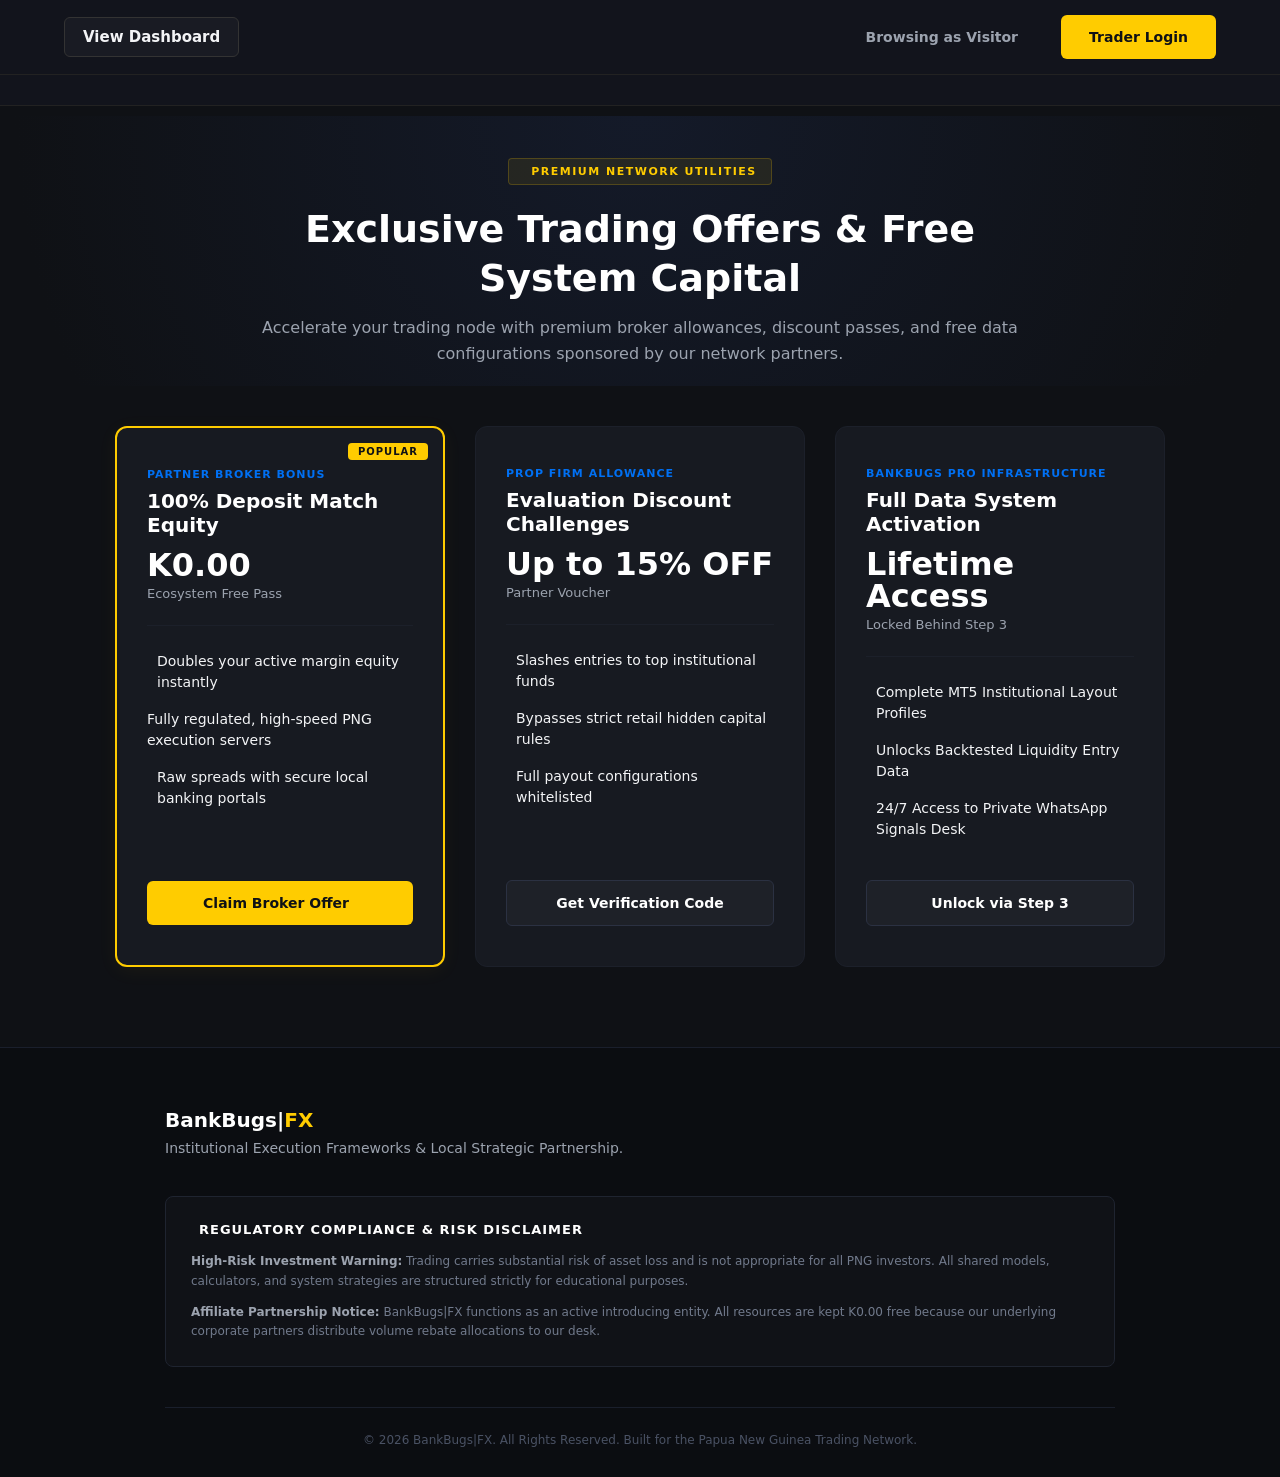
<file: offers.html>
<!DOCTYPE html>
<html lang="en">
<head>
    <meta charset="UTF-8">
    <meta name="viewport" content="width=device-width, initial-scale=1.0">
    <title>BankBugs|FX - Our services</title>
    <link rel="stylesheet" href="css/offers.css">
    <!-- FontAwesome icons -->
    <link rel="stylesheet" href="https://www.cloudflare.com/">
</head>
<body class="fade-in">

    <!-- Fixed Top Navbar Layout Layer -->
    <nav class="navbar">
        <button id="menu-toggle-btn" class="btn-menu">
            <i class="fa-solid fa-bars"></i> View Dashboard
        </button>

        <div class="nav-right-actions">
            <a href="#tools" class="btn btn-visitor">Browsing as Visitor</a>
            <a href="https://pipaffiliates.com" target="_blank" class="btn btn-login">
                <i class="fa-solid fa-key"></i> Trader Login
            </a>
        </div>
    </nav>


   <!-- Sliding Sidebar Menu Panel with Institutional Groupings -->
<div id="sidebar-dashboard" class="sidebar">
    <div class="sidebar-header">
        <div class="sidebar-logo"><i class="fa-solid fa-chart-line text-gold"></i> BankBugs|<span class="gold-text">FX</span></div>
        <button id="close-sidebar-btn" class="btn-close-sidebar"><i class="fa-solid fa-xmark"></i></button>
    </div>

    <!-- Scrollable Links Container Area -->
    <div class="sidebar-scroll-container">
        
        <!-- CATEGORY 1: FOUNDATION & BROKER ENTRY -->
        <div class="sidebar-group">
            <span class="sidebar-group-title">The Foundation</span>
            <ul class="sidebar-links">
                <li><a href="home.html" class="sidebar-item"><i class="fa-solid fa-house-chimney"></i> Homepage</a></li>
                <li><a href="about.html" class="sidebar-item"><i class="fa-solid fa-user-tie"></i> About Me</a></li>
                <li><a href="broker.html" class="sidebar-item"><i class="fa-solid fa-building-columns text-gold"></i> Our Broker</a></li>
            </ul>
        </div>

        <!-- CATEGORY 2: THE ECOSYSTEM -->
        <div class="sidebar-group">
            <span class="sidebar-group-title">Ecosystem & Offers</span>
            <ul class="sidebar-links">
                <li><a href="propfirm.html" class="sidebar-item"><i class="fa-solid fa-briefcase"></i> Prop Firms</a></li>
                <li><a href="platforms.html" class="sidebar-item"><i class="fa-solid fa-laptop-code"></i> Trading Platforms</a></li>
                <li><a href="offers.html" class="sidebar-item"><i class="fa-solid fa-tags"></i> Our Services</a></li>
            </ul>
        </div>

        <!-- CATEGORY 3: BANKBUGS SYSTEM INTEL -->
        <div class="sidebar-group">
            <span class="sidebar-group-title">System & Strategy</span>
            <ul class="sidebar-links">
                <li><a href="#system" class="sidebar-item"><i class="fa-solid fa-network-wired"></i> My Trading System</a></li>
                <li><a href="#entry" class="sidebar-item"><i class="fa-solid fa-crosshairs"></i> Entry Models I Use</a></li>
                <li><a href="#retail" class="sidebar-item"><i class="fa-solid fa-magnifying-glass-chart"></i> Retail Trading Models</a></li>
                <li><a href="#data" class="sidebar-item"><i class="fa-solid fa-database"></i> Backtested Data</a></li>
                <li><a href="#survival" class="sidebar-item"><i class="fa-solid fa-shield-halved"></i> How My System Survives</a></li>
            </ul>
        </div>

        <!-- CATEGORY 4: EXECUTION MATRIX -->
        <div class="sidebar-group">
            <span class="sidebar-group-title">Risk & Execution</span>
            <ul class="sidebar-links">
                <li><a href="#time" class="sidebar-item"><i class="fa-solid fa-clock"></i> When To Trade (PNG Time)</a></li>
                <li><a href="calculators.html" class="sidebar-item"><i class="fa-solid fa-calculator"></i> Forex Calculators</a></li>
                <li><a href="#tools" class="sidebar-item"><i class="fa-solid fa-gears"></i> My Trading Tools</a></li>
                <li><a href="#risk" class="sidebar-item"><i class="fa-solid fa-scale-balanced"></i> Risk Management Model</a></li>
                <li><a href="#discipline" class="sidebar-item"><i class="fa-solid fa-brain"></i> Psychology & Discipline</a></li>
                <li><a href="#journals" class="sidebar-item"><i class="fa-solid fa-book-bookmark"></i> Trades & Journals</a></li>
            </ul>
        </div>

    </div>
</div>


    </div>

     <!-- Live Financial Market Ticker Tape Section -->
<section class="ticker-section">
    <!-- Modern TradingView Web Component Code Block -->
    <script type="module" src="https://widgets.tradingview-widget.com/w/en/tv-ticker-tape.js" async></script>
    <tv-ticker-tape 
        symbols="FX:EURUSD,FX:GBPUSD,FX:USDJPY,FX:AUDUSD,FX:XAUUSD,BITSTAMP:BTCUSD,BINANCE:ETHUSD" 
        theme="dark" 
        show-symbol-logo="true" 
        display-mode="adaptive">
    </tv-ticker-tape>
</section>
    
    <div id="sidebar-overlay" class="overlay"></div>

    <!-- UNIQUE CONTENT BODY: Dedicated Premium Offers Panels -->
    <main class="main-layout-container" id="offers-content">
        <section class="offers-hero">
            <div class="offers-hero-inner">
                <span class="badge-institutional"><i class="fa-solid fa-gift"></i> PREMIUM NETWORK UTILITIES</span>
                <h1>Exclusive Trading Offers & Free System Capital</h1>
                <p class="offers-lead">Accelerate your trading node with premium broker allowances, discount passes, and free data configurations sponsored by our network partners.</p>
            </div>
        </section>

        <!-- Dynamic Grid: The Active Offers Package -->
        <section class="active-offers-grid-section">
            <div class="offers-display-grid">
                
                <!-- Package Card 1 -->
                <div class="offer-package-card highlight-border">
                    <div class="offer-ribbon-tag">POPULAR</div>
                    <div class="offer-card-top">
                        <span class="offer-type">PARTNER BROKER BONUS</span>
                        <h3>100% Deposit Match Equity</h3>
                        <p class="offer-price-metric">K0.00 <span class="price-sub">Ecosystem Free Pass</span></p>
                    </div>
                    <ul class="offer-features-list">
                        <li><i class="fa-solid fa-check text-blue"></i> Doubles your active margin equity instantly</li>
                        <li><!-- [1] --> Fully regulated, high-speed PNG execution servers</li>
                        <li><i class="fa-solid fa-check text-blue"></i> Raw spreads with secure local banking portals</li>
                    </ul>
                    <a href="https://pipaffiliates.com" target="_blank" class="btn-offer-deploy">Claim Broker Offer <i class="fa-solid fa-arrow-right-long"></i></a>
                </div>

                <!-- Package Card 2 -->
                <div class="offer-package-card">
                    <div class="offer-card-top">
                        <span class="offer-type">PROP FIRM ALLOWANCE</span>
                        <h3>Evaluation Discount Challenges</h3>
                        <p class="offer-price-metric">Up to 15% OFF <span class="price-sub">Partner Voucher</span></p>
                    </div>
                    <ul class="offer-features-list">
                        <li><i class="fa-solid fa-check text-blue"></i> Slashes entries to top institutional funds</li>
                        <li><i class="fa-solid fa-check text-blue"></i> Bypasses strict retail hidden capital rules</li>
                        <li><i class="fa-solid fa-check text-blue"></i> Full payout configurations whitelisted</li>
                    </ul>
                    <a href="home.html#broker" class="btn-offer-deploy secondary-offer-btn">Get Verification Code</a>
                </div>

                <!-- Package Card 3 -->
                <div class="offer-package-card">
                    <div class="offer-card-top">
                        <span class="offer-type">BANKBUGS PRO INFRASTRUCTURE</span>
                        <h3>Full Data System Activation</h3>
                        <p class="offer-price-metric">Lifetime Access <span class="price-sub">Locked Behind Step 3</span></p>
                    </div>
                    <ul class="offer-features-list">
                        <li><i class="fa-solid fa-check text-blue"></i> Complete MT5 Institutional Layout Profiles</li>
                        <li><i class="fa-solid fa-check text-blue"></i> Unlocks Backtested Liquidity Entry Data</li>
                        <li><i class="fa-solid fa-check text-blue"></i> 24/7 Access to Private WhatsApp Signals Desk</li>
                    </ul>
                    <a href="home.html#broker" class="btn-offer-deploy secondary-offer-btn">Unlock via Step 3</a>
                </div>

            </div>
        </section>
    </main>

    <!-- Institutional Footer & Regulatory Risk Disclaimer (Shared across Ecosystem) -->
    <footer class="site-footer">
        <div class="footer-container">
            <div class="footer-brand-row">
                <div class="footer-logo"><i class="fa-solid fa-chart-line text-gold"></i> BankBugs|<span class="gold-text">FX</span></div>
                <p class="footer-tagline">Institutional Execution Frameworks & Local Strategic Partnership.</p>
            </div>
            <div class="footer-disclaimer-box">
                <h4><i class="fa-solid fa-triangle-exclamation text-gold"></i> Regulatory Compliance & Risk Disclaimer</h4>
                <p><strong>High-Risk Investment Warning:</strong> Trading carries substantial risk of asset loss and is not appropriate for all PNG investors. All shared models, calculators, and system strategies are structured strictly for educational purposes.</p>
                <p><strong>Affiliate Partnership Notice:</strong> BankBugs|FX functions as an active introducing entity. All resources are kept K0.00 free because our underlying corporate partners distribute volume rebate allocations to our desk.</p>
            </div>
            <div class="footer-copyright-bar">
                <p>&copy; 2026 BankBugs|FX. All Rights Reserved. Built for the Papua New Guinea Trading Network.</p>
            </div>
        </div>
    </footer>

    <!-- Shared Logic Controller -->
    <script src="js/offers.js"></script>
</body>
</html>
</file>
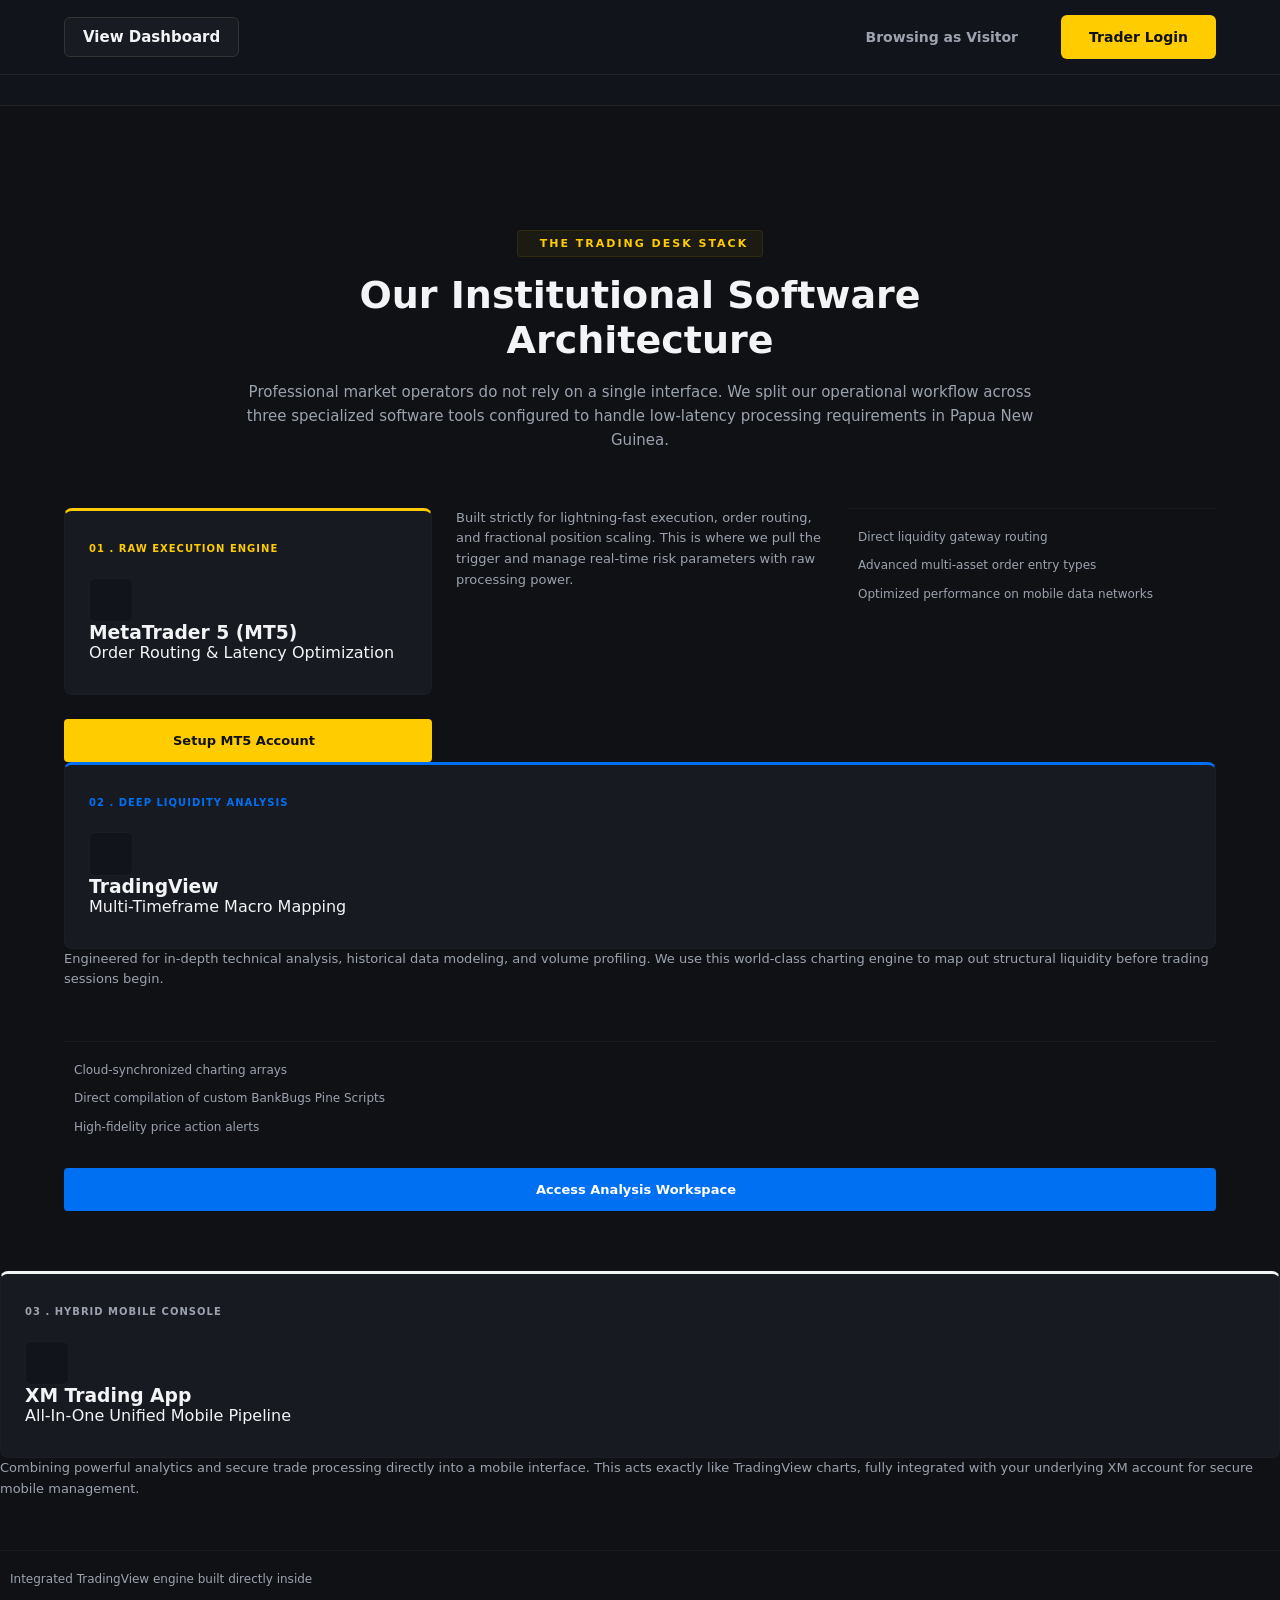
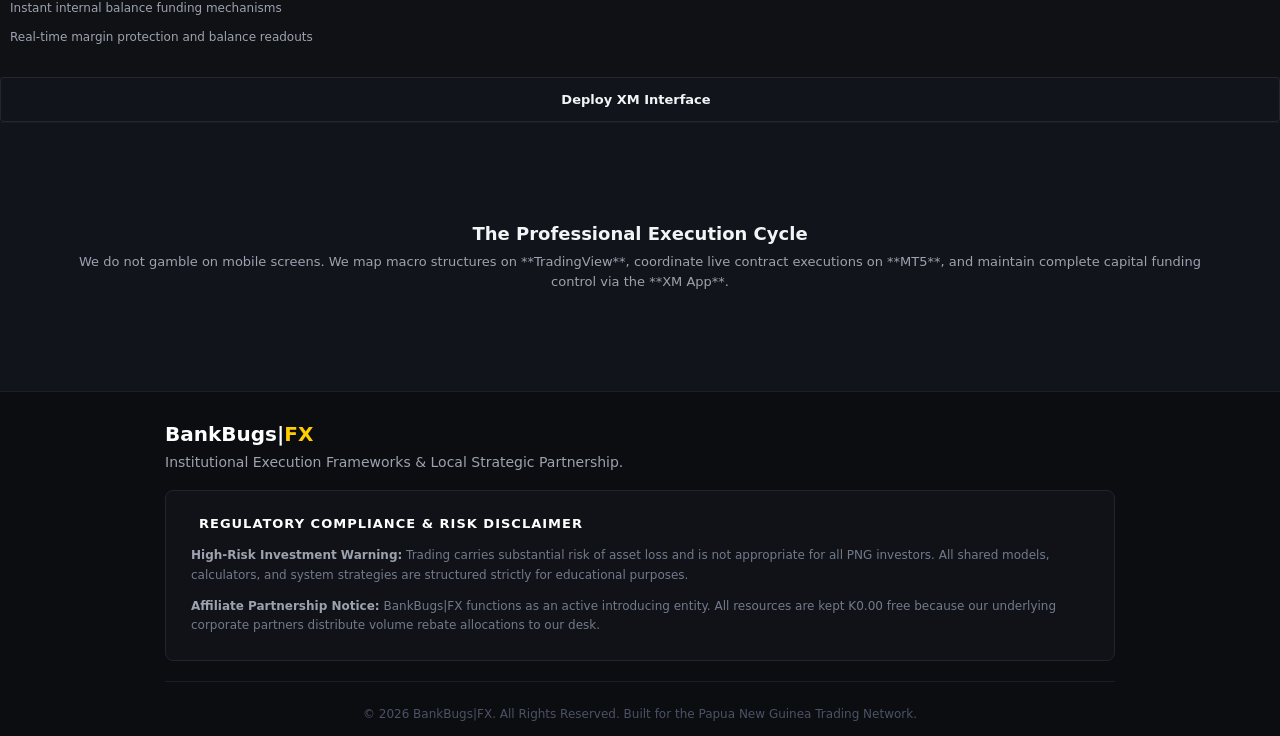
<file: platforms.html>
<!DOCTYPE html>
<html lang="en">
<head>
    <meta charset="UTF-8">
    <meta name="viewport" content="width=device-width, initial-scale=1.0">
    <title>BankBugs|FX - Trading Platforms</title>
    <link rel="stylesheet" href="css/platforms.css">
    <!-- FontAwesome icons -->
    <link rel="stylesheet" href="https://www.cloudflare.com/">
</head>
<body class="fade-in">

    <!-- Fixed Top Navbar Layout Layer -->
    <nav class="navbar">
        <button id="menu-toggle-btn" class="btn-menu">
            <i class="fa-solid fa-bars"></i> View Dashboard
        </button>

        <div class="nav-right-actions">
            <a href="#tools" class="btn btn-visitor">Browsing as Visitor</a>
            <a href="https://pipaffiliates.com" target="_blank" class="btn btn-login">
                <i class="fa-solid fa-key"></i> Trader Login
            </a>
        </div>
    </nav>


   <!-- Sliding Sidebar Menu Panel with Institutional Groupings -->
<div id="sidebar-dashboard" class="sidebar">
    <div class="sidebar-header">
        <div class="sidebar-logo"><i class="fa-solid fa-chart-line text-gold"></i> BankBugs|<span class="gold-text">FX</span></div>
        <button id="close-sidebar-btn" class="btn-close-sidebar"><i class="fa-solid fa-xmark"></i></button>
    </div>

    <!-- Scrollable Links Container Area -->
    <div class="sidebar-scroll-container">
        
        <!-- CATEGORY 1: FOUNDATION & BROKER ENTRY -->
        <div class="sidebar-group">
            <span class="sidebar-group-title">The Foundation</span>
            <ul class="sidebar-links">
                <li><a href="home.html" class="sidebar-item"><i class="fa-solid fa-house-chimney"></i> Homepage</a></li>
                <li><a href="about.html" class="sidebar-item"><i class="fa-solid fa-user-tie"></i> About Me</a></li>
                <li><a href="broker.html" class="sidebar-item"><i class="fa-solid fa-building-columns text-gold"></i> Our Broker</a></li>
            </ul>
        </div>

        <!-- CATEGORY 2: THE ECOSYSTEM -->
        <div class="sidebar-group">
            <span class="sidebar-group-title">Ecosystem & Offers</span>
            <ul class="sidebar-links">
                <li><a href="propfirm.html" class="sidebar-item"><i class="fa-solid fa-briefcase"></i> Prop Firms</a></li>
                <li><a href="platforms.html" class="sidebar-item"><i class="fa-solid fa-laptop-code"></i> Trading Platforms</a></li>
                <li><a href="offers.html" class="sidebar-item"><i class="fa-solid fa-tags"></i> Our Services</a></li>
            </ul>
        </div>

        <!-- CATEGORY 3: BANKBUGS SYSTEM INTEL -->
        <div class="sidebar-group">
            <span class="sidebar-group-title">System & Strategy</span>
            <ul class="sidebar-links">
                <li><a href="#system" class="sidebar-item"><i class="fa-solid fa-network-wired"></i> My Trading System</a></li>
                <li><a href="#entry" class="sidebar-item"><i class="fa-solid fa-crosshairs"></i> Entry Models I Use</a></li>
                <li><a href="#retail" class="sidebar-item"><i class="fa-solid fa-magnifying-glass-chart"></i> Retail Trading Models</a></li>
                <li><a href="#data" class="sidebar-item"><i class="fa-solid fa-database"></i> Backtested Data</a></li>
                <li><a href="#survival" class="sidebar-item"><i class="fa-solid fa-shield-halved"></i> How My System Survives</a></li>
            </ul>
        </div>

        <!-- CATEGORY 4: EXECUTION MATRIX -->
        <div class="sidebar-group">
            <span class="sidebar-group-title">Risk & Execution</span>
            <ul class="sidebar-links">
                <li><a href="#time" class="sidebar-item"><i class="fa-solid fa-clock"></i> When To Trade (PNG Time)</a></li>
                <li><a href="calculators.html" class="sidebar-item"><i class="fa-solid fa-calculator"></i> Forex Calculators</a></li>
                <li><a href="#tools" class="sidebar-item"><i class="fa-solid fa-gears"></i> My Trading Tools</a></li>
                <li><a href="#risk" class="sidebar-item"><i class="fa-solid fa-scale-balanced"></i> Risk Management Model</a></li>
                <li><a href="#discipline" class="sidebar-item"><i class="fa-solid fa-brain"></i> Psychology & Discipline</a></li>
                <li><a href="#journals" class="sidebar-item"><i class="fa-solid fa-book-bookmark"></i> Trades & Journals</a></li>
            </ul>
        </div>

    </div>
</div>


    </div>

     <!-- Live Financial Market Ticker Tape Section -->
<section class="ticker-section">
    <!-- Modern TradingView Web Component Code Block -->
    <script type="module" src="https://widgets.tradingview-widget.com/w/en/tv-ticker-tape.js" async></script>
    <tv-ticker-tape 
        symbols="FX:EURUSD,FX:GBPUSD,FX:USDJPY,FX:AUDUSD,FX:XAUUSD,BITSTAMP:BTCUSD,BINANCE:ETHUSD" 
        theme="dark" 
        show-symbol-logo="true" 
        display-mode="adaptive">
    </tv-ticker-tape>
</section>
    
    <div id="sidebar-overlay" class="overlay"></div>

   <main class="main-content-clearance">
    <!-- Platform Ecosystem Hero -->
    <section class="platforms-hero-section">
        <div class="platforms-container">
            <div class="platforms-hero-intro">
                <span class="platforms-tag"><i class="fa-solid fa-laptop-code"></i> THE TRADING DESK STACK</span>
                <h1 class="platforms-title">Our Institutional Software Architecture</h1>
                <p class="platforms-lead">Professional market operators do not rely on a single interface. We split our operational workflow across three specialized software tools configured to handle low-latency processing requirements in Papua New Guinea.</p>
            </div>

            <!-- Three-Column Structural Platform Grid -->
            <div class="platforms-stack-grid">
                
                <!-- Platform 1: MetaTrader 5 (MT5) -->
                <div class="platform-card execution-accent">
                    <div class="platform-role-tag role-execution">01 . RAW EXECUTION ENGINE</div>
                    
                    
                        <div class="platform-icon-box">
                            <i class="fa-solid fa-bolt-lightning icon-execution"></i>
                        </div>
                        <div>
                            <h3>MetaTrader 5 (MT5)</h3>
                            <p>Order Routing & Latency Optimization</p>
                        </div>
                    </div>

                    <p class="platform-purpose">Built strictly for lightning-fast execution, order routing, and fractional position scaling. This is where we pull the trigger and manage real-time risk parameters with raw processing power.</p>

                    <!-- Key Operational Features -->
                    <ul class="platform-feature-list">
                        <li><i class="fa-solid fa-circle-nodes"></i> Direct liquidity gateway routing</li>
                        <li><i class="fa-solid fa-arrow-down-up-lock"></i> Advanced multi-asset order entry types</li>
                        <li><i class="fa-solid fa-microchip"></i> Optimized performance on mobile data networks</li>
                    </ul>

                    <!-- Conversion Action Link -->
                    <a href="offers.html" class="platform-cta-btn btn-execution">
                        Setup MT5 Account <i class="fa-solid fa-angle-right"></i>
                    </a>
                </div>

                <!-- Platform 2: TradingView -->
                <div class="platform-card analysis-accent">
                    <div class="platform-role-tag role-analysis">02 . DEEP LIQUIDITY ANALYSIS</div>
                    
                    
                        <div class="platform-icon-box">
                            <i class="fa-solid fa-chart-line icon-analysis"></i>
                        </div>
                        <div>
                            <h3>TradingView</h3>
                            <p>Multi-Timeframe Macro Mapping</p>
                        </div>
                    </div>

                    <p class="platform-purpose">Engineered for in-depth technical analysis, historical data modeling, and volume profiling. We use this world-class charting engine to map out structural liquidity before trading sessions begin.</p>

                    <!-- Key Operational Features -->
                    <ul class="platform-feature-list">
                        <li><i class="fa-solid fa-wand-magic-sparkles"></i> Cloud-synchronized charting arrays</li>
                        <li><i class="fa-solid fa-code"></i> Direct compilation of custom BankBugs Pine Scripts</li>
                        <li><i class="fa-solid fa-bell"></i> High-fidelity price action alerts</li>
                    </ul>

                    <!-- Conversion Action Link -->
                    <a href="offers.html" class="platform-cta-btn btn-analysis">
                        Access Analysis Workspace <i class="fa-solid fa-angle-right"></i>
                    </a>
                </div>

                <!-- Platform 3: XM Trading App -->
                <div class="platform-card mobile-accent">
                    <div class="platform-role-tag role-mobile">03 . HYBRID MOBILE CONSOLE</div>
                    
                    
                        <div class="platform-icon-box">
                            <i class="fa-solid fa-mobile-screen-button icon-mobile"></i>
                        </div>
                        <div>
                            <h3>XM Trading App</h3>
                            <p>All-In-One Unified Mobile Pipeline</p>
                        </div>
                    </div>

                    <p class="platform-purpose">Combining powerful analytics and secure trade processing directly into a mobile interface. This acts exactly like TradingView charts, fully integrated with your underlying XM account for secure mobile management.</p>

                    <!-- Key Operational Features -->
                    <ul class="platform-feature-list">
                        <li><i class="fa-solid fa-layer-group"></i> Integrated TradingView engine built directly inside</li>
                        <li><i class="fa-solid fa-wallet"></i> Instant internal balance funding mechanisms</li>
                        <li><i class="fa-solid fa-gauge"></i> Real-time margin protection and balance readouts</li>
                    </ul>

                    <!-- Conversion Action Link -->
                    <a href="broker.html" class="platform-cta-btn btn-mobile">
                        Deploy XM Interface <i class="fa-solid fa-angle-right"></i>
                    </a>
                </div>

            </div>
        </div>
    </section>

    <!-- Operational Workflow Synchronicity -->
    <section class="workflow-sync-section">
        <div class="platforms-container">
            <div class="sync-banner">
                <h3>The Professional Execution Cycle</h3>
                <p>We do not gamble on mobile screens. We map macro structures on **TradingView**, coordinate live contract executions on **MT5**, and maintain complete capital funding control via the **XM App**.</p>
            </div>
        </div>
    </section>
</main>

 

    <!-- Institutional Footer & Regulatory Risk Disclaimer (Shared across Ecosystem) -->
    <footer class="site-footer">
        <div class="footer-container">
            <div class="footer-brand-row">
                <div class="footer-logo"><i class="fa-solid fa-chart-line text-gold"></i> BankBugs|<span class="gold-text">FX</span></div>
                <p class="footer-tagline">Institutional Execution Frameworks & Local Strategic Partnership.</p>
            </div>
            <div class="footer-disclaimer-box">
                <h4><i class="fa-solid fa-triangle-exclamation text-gold"></i> Regulatory Compliance & Risk Disclaimer</h4>
                <p><strong>High-Risk Investment Warning:</strong> Trading carries substantial risk of asset loss and is not appropriate for all PNG investors. All shared models, calculators, and system strategies are structured strictly for educational purposes.</p>
                <p><strong>Affiliate Partnership Notice:</strong> BankBugs|FX functions as an active introducing entity. All resources are kept K0.00 free because our underlying corporate partners distribute volume rebate allocations to our desk.</p>
            </div>
            <div class="footer-copyright-bar">
                <p>&copy; 2026 BankBugs|FX. All Rights Reserved. Built for the Papua New Guinea Trading Network.</p>
            </div>
        </div>
    </footer>

    <!-- Shared Logic Controller -->
    <script src="js/platforms.js"></script>
</body>
</html>
</file>
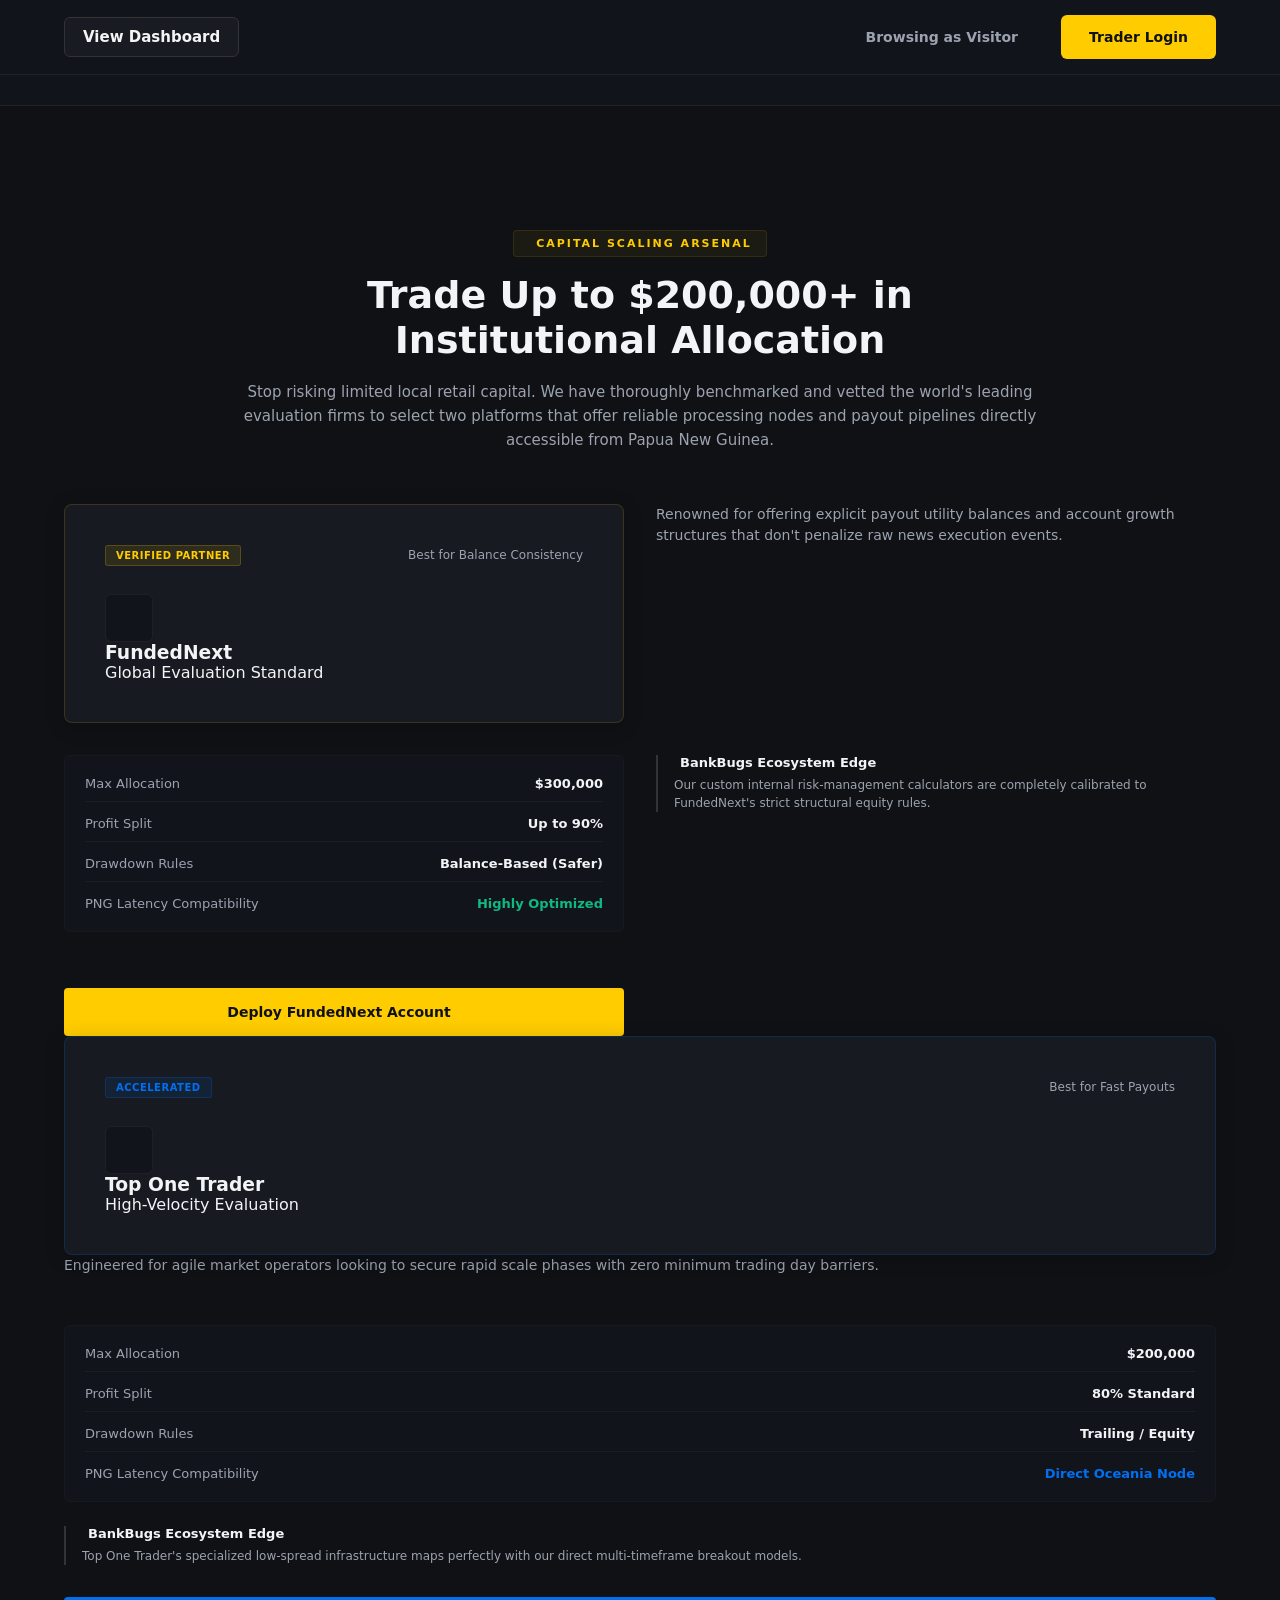
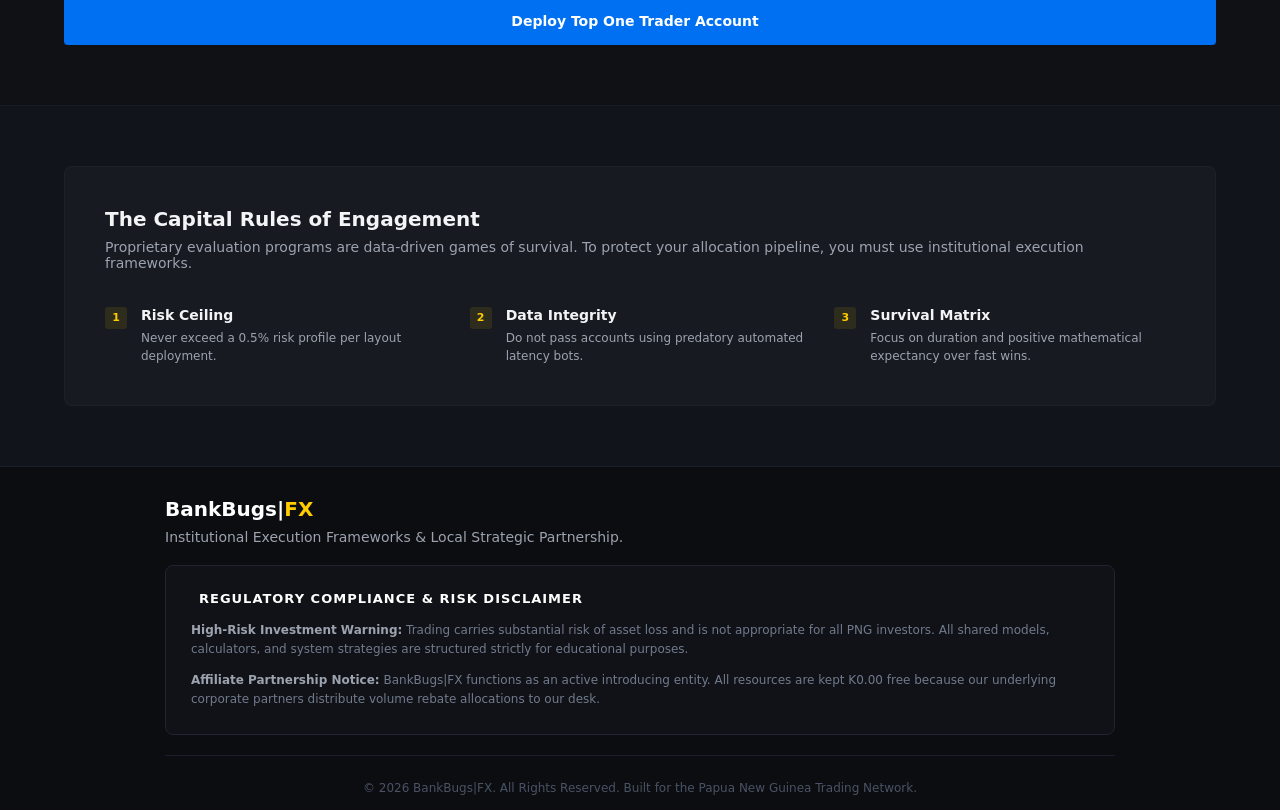
<file: propfirm.html>
<!DOCTYPE html>
<html lang="en">
<head>
    <meta charset="UTF-8">
    <meta name="viewport" content="width=device-width, initial-scale=1.0">
    <title>BankBugs|FX - Prop Firm</title>
    <link rel="stylesheet" href="css/propfirm.css">
    <!-- FontAwesome icons -->
    <link rel="stylesheet" href="https://www.cloudflare.com/">
</head>
<body class="fade-in">

    <!-- Fixed Top Navbar Layout Layer -->
    <nav class="navbar">
        <button id="menu-toggle-btn" class="btn-menu">
            <i class="fa-solid fa-bars"></i> View Dashboard
        </button>

        <div class="nav-right-actions">
            <a href="#tools" class="btn btn-visitor">Browsing as Visitor</a>
            <a href="https://pipaffiliates.com" target="_blank" class="btn btn-login">
                <i class="fa-solid fa-key"></i> Trader Login
            </a>
        </div>
    </nav>


   <!-- Sliding Sidebar Menu Panel with Institutional Groupings -->
<div id="sidebar-dashboard" class="sidebar">
    <div class="sidebar-header">
        <div class="sidebar-logo"><i class="fa-solid fa-chart-line text-gold"></i> BankBugs|<span class="gold-text">FX</span></div>
        <button id="close-sidebar-btn" class="btn-close-sidebar"><i class="fa-solid fa-xmark"></i></button>
    </div>

    <!-- Scrollable Links Container Area -->
    <div class="sidebar-scroll-container">
        
        <!-- CATEGORY 1: FOUNDATION & BROKER ENTRY -->
        <div class="sidebar-group">
            <span class="sidebar-group-title">The Foundation</span>
            <ul class="sidebar-links">
                <li><a href="home.html" class="sidebar-item"><i class="fa-solid fa-house-chimney"></i> Homepage</a></li>
                <li><a href="about.html" class="sidebar-item"><i class="fa-solid fa-user-tie"></i> About Me</a></li>
                <li><a href="broker.html" class="sidebar-item"><i class="fa-solid fa-building-columns text-gold"></i> Our Broker</a></li>
            </ul>
        </div>

        <!-- CATEGORY 2: THE ECOSYSTEM -->
        <div class="sidebar-group">
            <span class="sidebar-group-title">Ecosystem & Offers</span>
            <ul class="sidebar-links">
                <li><a href="propfirm.html" class="sidebar-item"><i class="fa-solid fa-briefcase"></i> Prop Firms</a></li>
                <li><a href="platforms.html" class="sidebar-item"><i class="fa-solid fa-laptop-code"></i> Trading Platforms</a></li>
                <li><a href="offers.html" class="sidebar-item"><i class="fa-solid fa-tags"></i> Our Services</a></li>
            </ul>
        </div>

        <!-- CATEGORY 3: BANKBUGS SYSTEM INTEL -->
        <div class="sidebar-group">
            <span class="sidebar-group-title">System & Strategy</span>
            <ul class="sidebar-links">
                <li><a href="#system" class="sidebar-item"><i class="fa-solid fa-network-wired"></i> My Trading System</a></li>
                <li><a href="#entry" class="sidebar-item"><i class="fa-solid fa-crosshairs"></i> Entry Models I Use</a></li>
                <li><a href="#retail" class="sidebar-item"><i class="fa-solid fa-magnifying-glass-chart"></i> Retail Trading Models</a></li>
                <li><a href="#data" class="sidebar-item"><i class="fa-solid fa-database"></i> Backtested Data</a></li>
                <li><a href="#survival" class="sidebar-item"><i class="fa-solid fa-shield-halved"></i> How My System Survives</a></li>
            </ul>
        </div>

        <!-- CATEGORY 4: EXECUTION MATRIX -->
        <div class="sidebar-group">
            <span class="sidebar-group-title">Risk & Execution</span>
            <ul class="sidebar-links">
                <li><a href="#time" class="sidebar-item"><i class="fa-solid fa-clock"></i> When To Trade (PNG Time)</a></li>
                <li><a href="calculators.html" class="sidebar-item"><i class="fa-solid fa-calculator"></i> Forex Calculators</a></li>
                <li><a href="#tools" class="sidebar-item"><i class="fa-solid fa-gears"></i> My Trading Tools</a></li>
                <li><a href="#risk" class="sidebar-item"><i class="fa-solid fa-scale-balanced"></i> Risk Management Model</a></li>
                <li><a href="#discipline" class="sidebar-item"><i class="fa-solid fa-brain"></i> Psychology & Discipline</a></li>
                <li><a href="#journals" class="sidebar-item"><i class="fa-solid fa-book-bookmark"></i> Trades & Journals</a></li>
            </ul>
        </div>

    </div>
</div>


    </div>

     <!-- Live Financial Market Ticker Tape Section -->
<section class="ticker-section">
    <!-- Modern TradingView Web Component Code Block -->
    <script type="module" src="https://widgets.tradingview-widget.com/w/en/tv-ticker-tape.js" async></script>
    <tv-ticker-tape 
        symbols="FX:EURUSD,FX:GBPUSD,FX:USDJPY,FX:AUDUSD,FX:XAUUSD,BITSTAMP:BTCUSD,BINANCE:ETHUSD" 
        theme="dark" 
        show-symbol-logo="true" 
        display-mode="adaptive">
    </tv-ticker-tape>
</section>
    
    <div id="sidebar-overlay" class="overlay"></div>

<main class="main-content-clearance">
    <!-- Premium Capital Scale Hero -->
    <section class="propfirm-hero-section">
        <div class="propfirm-container">
            <div class="propfirm-hero-intro">
                <span class="propfirm-tag"><i class="fa-solid fa-vault"></i> CAPITAL SCALING ARSENAL</span>
                <h1 class="propfirm-title">Trade Up to $200,000+ in Institutional Allocation</h1>
                <p class="propfirm-lead">Stop risking limited local retail capital. We have thoroughly benchmarked and vetted the world's leading evaluation firms to select two platforms that offer reliable processing nodes and payout pipelines directly accessible from Papua New Guinea.</p>
            </div>

            <!-- Two-Column High-Ticket Comparison Layout -->
            <div class="propfirm-comparison-grid">
                
                <!-- Firm 1: FundedNext -->
                <div class="firm-card premium-border-gold">
                    <div class="firm-badge-row">
                        <span class="firm-status-badge status-active">VERIFIED PARTNER</span>
                        <span class="firm-highlight-text">Best for Balance Consistency</span>
                    </div>
                    
                    
                        <div class="firm-logo-placeholder">
                            <i class="fa-solid fa-chart-pie logo-icon-gold"></i>
                        </div>
                        <div>
                            <h3>FundedNext</h3>
                            <p>Global Evaluation Standard</p>
                        </div>
                    </div>

                    <p class="firm-description">Renowned for offering explicit payout utility balances and account growth structures that don't penalize raw news execution events.</p>

                    <!-- Firm Core Mechanics -->
                    <div class="firm-spec-list">
                        <div class="spec-row">
                            <span class="spec-label">Max Allocation</span>
                            <span class="spec-value">$300,000</span>
                        </div>
                        <div class="spec-row">
                            <span class="spec-label">Profit Split</span>
                            <span class="spec-value">Up to 90%</span>
                        </div>
                        <div class="spec-row">
                            <span class="spec-label">Drawdown Rules</span>
                            <span class="spec-value">Balance-Based (Safer)</span>
                        </div>
                        <div class="spec-row">
                            <span class="spec-label">PNG Latency Compatibility</span>
                            <span class="spec-value text-green">Highly Optimized</span>
                        </div>
                    </div>

                    <!-- BankBugs Exclusive Optimization Notice -->
                    <div class="firm-bonus-box">
                        <h5><i class="fa-solid fa-circle-check"></i> BankBugs Ecosystem Edge</h5>
                        <p>Our custom internal risk-management calculators are completely calibrated to FundedNext's strict structural equity rules.</p>
                    </div>

                    <!-- Direct Action Trigger -->
                    <a href="https://example.com" target="_blank" rel="noopener noreferrer" class="firm-action-btn btn-gold">
                        Deploy FundedNext Account <i class="fa-solid fa-chevron-right"></i>
                    </a>
                </div>

                <!-- Firm 2: Top One Trader -->
                <div class="firm-card premium-border-blue">
                    <div class="firm-badge-row">
                        <span class="firm-status-badge status-speed">ACCELERATED</span>
                        <span class="firm-highlight-text">Best for Fast Payouts</span>
                    </div>
                    
                    
                        <div class="firm-logo-placeholder">
                            <i class="fa-solid fa-gauge-high logo-icon-blue"></i>
                        </div>
                        <div>
                            <h3>Top One Trader</h3>
                            <p>High-Velocity Evaluation</p>
                        </div>
                    </div>

                    <p class="firm-description">Engineered for agile market operators looking to secure rapid scale phases with zero minimum trading day barriers.</p>

                    <!-- Firm Core Mechanics -->
                    <div class="firm-spec-list">
                        <div class="spec-row">
                            <span class="spec-label">Max Allocation</span>
                            <span class="spec-value">$200,000</span>
                        </div>
                        <div class="spec-row">
                            <span class="spec-label">Profit Split</span>
                            <span class="spec-value">80% Standard</span>
                        </div>
                        <div class="spec-row">
                            <span class="spec-label">Drawdown Rules</span>
                            <span class="spec-value">Trailing / Equity</span>
                        </div>
                        <div class="spec-row">
                            <span class="spec-label">PNG Latency Compatibility</span>
                            <span class="spec-value text-blue">Direct Oceania Node</span>
                        </div>
                    </div>

                    <!-- BankBugs Exclusive Optimization Notice -->
                    <div class="firm-bonus-box">
                        <h5><i class="fa-solid fa-circle-check"></i> BankBugs Ecosystem Edge</h5>
                        <p>Top One Trader's specialized low-spread infrastructure maps perfectly with our direct multi-timeframe breakout models.</p>
                    </div>

                    <!-- Direct Action Trigger -->
                    <a href="https://example.com" target="_blank" rel="noopener noreferrer" class="firm-action-btn btn-blue">
                        Deploy Top One Trader Account <i class="fa-solid fa-chevron-right"></i>
                    </a>
                </div>

            </div>
        </div>
    </section>

    <!-- Passing Architecture System Blueprint -->
    <section class="passing-framework-section">
        <div class="propfirm-container">
            <div class="framework-banner">
                <div class="framework-content">
                    <h3>The Capital Rules of Engagement</h3>
                    <p>Proprietary evaluation programs are data-driven games of survival. To protect your allocation pipeline, you must use institutional execution frameworks.</p>
                    
                    <div class="rule-micro-grid">
                        <div class="rule-box">
                            <span class="rule-num">1</span>
                            <h6>Risk Ceiling</h6>
                            <p>Never exceed a 0.5% risk profile per layout deployment.</p>
                        </div>
                        <div class="rule-box">
                            <span class="rule-num">2</span>
                            <h6>Data Integrity</h6>
                            <p>Do not pass accounts using predatory automated latency bots.</p>
                        </div>
                        <div class="rule-box">
                            <span class="rule-num">3</span>
                            <h6>Survival Matrix</h6>
                            <p>Focus on duration and positive mathematical expectancy over fast wins.</p>
                        </div>
                    </div>
                </div>
            </div>
        </div>
    </section>
</main>
   
 

    <!-- Institutional Footer & Regulatory Risk Disclaimer (Shared across Ecosystem) -->
    <footer class="site-footer">
        <div class="footer-container">
            <div class="footer-brand-row">
                <div class="footer-logo"><i class="fa-solid fa-chart-line text-gold"></i> BankBugs|<span class="gold-text">FX</span></div>
                <p class="footer-tagline">Institutional Execution Frameworks & Local Strategic Partnership.</p>
            </div>
            <div class="footer-disclaimer-box">
                <h4><i class="fa-solid fa-triangle-exclamation text-gold"></i> Regulatory Compliance & Risk Disclaimer</h4>
                <p><strong>High-Risk Investment Warning:</strong> Trading carries substantial risk of asset loss and is not appropriate for all PNG investors. All shared models, calculators, and system strategies are structured strictly for educational purposes.</p>
                <p><strong>Affiliate Partnership Notice:</strong> BankBugs|FX functions as an active introducing entity. All resources are kept K0.00 free because our underlying corporate partners distribute volume rebate allocations to our desk.</p>
            </div>
            <div class="footer-copyright-bar">
                <p>&copy; 2026 BankBugs|FX. All Rights Reserved. Built for the Papua New Guinea Trading Network.</p>
            </div>
        </div>
    </footer>

    <!-- Shared Logic Controller -->
    <script src="js/propfirm.js"></script>
</body>
</html>
</file>
<file: css/about.css>
/* Styling Theme Base Rules & Resets */
* {
    margin: 0;
    padding: 0;
    box-sizing: border-box;
    font-family: 'Inter', system-ui, -apple-system, sans-serif;
}

:root {
    --bg-dark: #0f1115;
    --card-bg: #171a21;
    --gold: #ffcc00;
    --action-blue: #0070f3;
    --text-light: #f3f4f6;
    --text-muted: #9ca3af;
    --sidebar-width: 280px;
}

body {
    background-color: var(--bg-dark);
    color: var(--text-light);
    overflow-x: hidden;
    scroll-behavior: smooth;
    opacity: 0;
}

.fade-in {
    animation: pageLoad 0.6s ease-out forwards;
}

@keyframes pageLoad {
    to { opacity: 1; }
}

/* Fixed Header Navbar Setup Layout */
.navbar {
    display: flex;
    justify-content: space-between;
    align-items: center;
    padding: 15px 5%;
    background-color: #12141c;
    position: fixed;
    top: 0;
    left: 0;
    width: 100%;
    z-index: 9999 !important;
    border-bottom: 1px solid #222;
    pointer-events: auto !important;
}

/* Clickable Menu Trigger Controller UI Element */
.btn-menu {
    background-color: rgba(255, 255, 255, 0.03);
    border: 1px solid #333;
    color: var(--text-light);
    padding: 10px 18px;
    border-radius: 6px;
    font-weight: 600;
    cursor: pointer;
    font-size: 15px;
    position: relative;
    z-index: 10000 !important;
    pointer-events: auto !important;
}

.btn-menu:hover {
    background-color: rgba(255, 255, 255, 0.08);
    border-color: var(--gold);
    color: var(--gold);
}

.nav-right-actions {
    display: flex;
    gap: 15px;
    align-items: center;
}

.btn-visitor {
    background: transparent;
    color: var(--text-muted);
    font-size: 14px;
    text-decoration: none;
    font-weight: 500;
    padding: 10px 15px;
}

.btn-visitor:hover { color: white; }

/* --- Glowing Premium Trader Login Button Layout --- */
.btn-login {
    background-color: var(--gold);
    color: var(--bg-dark);
    font-size: 14px;
    font-weight: 700;
    text-decoration: none;
    padding: 10px 20px;
    border-radius: 6px;
    position: relative;
    z-index: 1000001 !important; 
    pointer-events: auto !important; 
    cursor: pointer !important;
    transition: transform 0.2s ease, box-shadow 0.3s ease;
    
    /* Adds the steady pulsing gold glow effect */
    animation: goldGlowPulse 2s infinite alternate;
}

/* Hover Interactivity Overrides for Desktop Mice */
.btn-login:hover {
    transform: translateY(-2px);
    background-color: #fff; /* Shifts slightly to white for a high-value look */
    color: #000;
    box-shadow: 0 0 20px rgba(255, 204, 0, 0.8), 0 0 40px rgba(255, 204, 0, 0.4);
}

/* Click Action Press Effect */
.btn-login:active {
    transform: translateY(0);
}

/* The Glow Engine Calculation Matrix */
@keyframes goldGlowPulse {
    0% {
        box-shadow: 0 0 8px rgba(255, 204, 0, 0.4), 0 0 15px rgba(255, 204, 0, 0.2);
    }
    100% {
        box-shadow: 0 0 18px rgba(255, 204, 0, 0.7), 0 0 30px rgba(255, 204, 0, 0.4);
    }
}


/* Sliding Overlaid Dashboard Sidebar Frame */
/* --- Sidebar Scroll Overlap Patch --- */
.sidebar {
    position: fixed;
    top: 0;
    left: calc(-1 * var(--sidebar-width));
    width: var(--sidebar-width);
    height: 100vh;
    background-color: #12141c;
    border-right: 1px solid #222;
    z-index: 999999 !important; /* Stays clean on top of layers */
    transition: left 0.3s ease-in-out;
    padding: 30px 20px;
    display: flex;
    flex-direction: column;

    /* CRITICAL FIX: Enables smooth scrolling inside the menu if items overflow the screen */
    overflow-y: auto !important; 
}

/* Optional: Make the sidebar scrollbar sleek and minimalist */
.sidebar::-webkit-scrollbar {
    width: 6px;
}

.sidebar::-webkit-scrollbar-track {
    background: #12141c;
}

.sidebar::-webkit-scrollbar-thumb {
    background: var(--card-bg);
    border-radius: 10px;
}

.sidebar::-webkit-scrollbar-thumb:hover {
    background: var(--gold);
}


.sidebar.open {
    left: 0;
}

.sidebar-header {
    display: flex;
    justify-content: space-between;
    align-items: center;
    margin-bottom: 40px;
}

.sidebar-logo { font-size: 18px; font-weight: 800; }
.gold-text, .text-gold { color: var(--gold); }

.btn-close-sidebar {
    background: transparent;
    border: none;
    color: var(--text-muted);
    font-size: 20px;
    cursor: pointer;
}

.btn-close-sidebar:hover { color: white; }
.sidebar-links { list-style: none; display: flex; flex-direction: column; gap: 15px; }

.sidebar-item {
    display: flex;
    align-items: center;
    gap: 15px;
    text-decoration: none;
    color: var(--text-muted);
    font-size: 16px;
    font-weight: 500;
    padding: 12px 15px;
    border-radius: 8px;
}

.sidebar-item i { font-size: 18px; width: 24px; }
.sidebar-item:hover { background-color: rgba(255, 255, 255, 0.03); color: var(--gold); }

/* --- Tighten Sidebar Menu Spacing --- */

/* 1. Reduce the gap between the list items */
.sidebar-links {
    list-style: none;
    display: flex;
    flex-direction: column;
    gap: 6px !important; /* Changed from 15px to 6px for tighter layout vertical stacking */
}

/* 2. Reduce the inside vertical padding of each item link click box */
.sidebar-item {
    display: flex;
    align-items: center;
    gap: 12px;
    text-decoration: none;
    color: var(--text-muted);
    font-size: 15px; /* Slightly lowered font size to look cleaner in tight layouts */
    font-weight: 500;
    
    /* CRITICAL SPACING TWEAK: Changes top/bottom to 6px and left/right to 12px */
    padding: 6px 12px !important; 
    border-radius: 6px;
    transition: all 0.2s;
}


/* Dimmed Overlay Background Styling */
.overlay {
    position: fixed;
    top: 0;
    left: 0;
    width: 100vw;
    height: 100vh;
    background-color: rgba(0, 0, 0, 0.6);
    z-index: 99998 !important;
    opacity: 0;
    pointer-events: none;
    transition: opacity 0.3s ease;
}

.overlay.visible {
    opacity: 1;
    pointer-events: auto;
}

/* Locate this rule in your css/home.css and change the first padding digit */
.hero {
    padding: 120px 8% 80px 8%; /* Adjusts the text layout distance from your ticker tape */
    text-align: center;
    background: radial-gradient(circle at top, #1e2638 0%, var(--bg-dark) 70%);
    position: relative;
    z-index: 1;
}


.badge {
    background-color: rgba(255, 204, 0, 0.1);
    color: var(--gold);
    padding: 6px 14px;
    border-radius: 20px;
    font-size: 12px;
    font-weight: 700;
    letter-spacing: 1px;
}

.hero h1 { font-size: 46px; font-weight: 800; line-height: 1.2; margin: 20px 0; }
.hero p { max-width: 700px; margin: 0 auto 40px auto; font-size: 17px; color: var(--text-muted); line-height: 1.6; }

.btn { display: inline-block; padding: 14px 28px; border-radius: 6px; font-weight: 600; text-decoration: none; cursor: pointer; border: none; }
.btn-primary { background-color: var(--action-blue); color: white; }
.btn-secondary { background-color: rgba(255, 255, 255, 0.05); color: var(--text-light); border: 1px solid rgba(255, 255, 255, 0.1); margin-left: 15px; }

.features { padding: 80px 8%; text-align: center; }
.features h2 { font-size: 32px; margin-bottom: 50px; }
.grid-container { display: grid; grid-template-columns: repeat(auto-fit, minmax(280px, 1fr)); gap: 25px; }
.card { background-color: var(--card-bg); padding: 40px 30px; border-radius: 12px; border: 1px solid #222; text-align: left; }
.card-icon { font-size: 32px; color: var(--action-blue); margin-bottom: 20px; display: block; }
.card h3 { margin-bottom: 12px; font-size: 20px; }
.card p { color: var(--text-muted); line-height: 1.5; }

.broker-section { padding: 60px 8% 100px 8%; }
.broker-card { max-width: 800px; margin: 0 auto; background-color: var(--card-bg); border: 2px solid var(--gold); border-radius: 16px; padding: 50px 40px; text-align: center; position: relative; }
.broker-badge { position: absolute; top: -15px; left: 50%; transform: translateX(-50%); background-color: var(--gold); color: var(--bg-dark); font-weight: 800; font-size: 12px; padding: 5px 15px; border-radius: 4px; }
.broker-subtitle { color: var(--text-muted); margin-top: 15px; margin-bottom: 40px; }
.steps-container { text-align: left; max-width: 600px; margin: 0 auto 40px auto; }
.step-item { display: flex; align-items: center; gap: 20px; margin-bottom: 20px; }
.step-num { background-color: rgba(255,255,255,0.05); border: 1px solid rgba(255,255,255,0.1); width: 36px; height: 36px; border-radius: 50%; display: flex; align-items: center; justify-content: center; font-weight: 700; color: var(--gold); flex-shrink: 0; }
.btn-broker-cta { width: 100%; max-width: 550px; background-color: var(--gold); color: var(--bg-dark); font-size: 18px; margin-bottom: 15px; }
.btn-claim-cta { width: 100%; max-width: 550px; background-color: transparent; border: 1px dashed var(--text-muted); color: var(--text-muted); font-size: 16px; }

/* --- Live TradingView Ticker Tape Layout Placement --- */
.ticker-section {
    width: 100%;
    margin-top: 60px; /* Positions the ticker right below your navbar layer */
    background-color: #12141c;
    border-bottom: 1px solid #222;
    position: relative;
    z-index: 10;
    min-height: 46px; /* Guarantees the canvas container doesn't collapse to 0px */
}

/* Force the TradingView web component to fill the background space fully */
tv-ticker-tape {
    width: 100%;
    display: block;
}

/* --- High-Compression Categorized Sidebar Layout Rules --- */

.sidebar {
    position: fixed;
    top: 0;
    left: calc(-1 * var(--sidebar-width));
    width: var(--sidebar-width);
    height: 100vh;
    background-color: #12141c;
    border-right: 1px solid #222;
    z-index: 999999 !important;
    transition: left 0.3s cubic-bezier(0.4, 0, 0.2, 1);
    padding: 25px 15px; /* Tighter perimeter cushion padding */
    display: flex;
    flex-direction: column;
}

/* Independent Scroll Engine Block */
.sidebar-scroll-container {
    flex-grow: 1;
    overflow-y: auto !important; /* Enables scroll mechanism inside your sidebar layout frame */
    padding-right: 4px;
}

/* Institutional Category Header Design labels */
.sidebar-group {
    margin-bottom: 14px; /* Space between each category row pack */
}

.sidebar-group-title {
    display: block;
    font-size: 11px;
    font-weight: 700;
    text-transform: uppercase;
    color: var(--text-muted);
    letter-spacing: 1.5px;
    margin-bottom: 6px;
    padding-left: 10px;
    opacity: 0.6; /* Keeps titles clean and subordinate to active links */
}

/* Compressed Stacking Rules */
.sidebar-links {
    list-style: none;
    display: flex;
    flex-direction: column;
    gap: 4px !important; /* Very small spacing gap between individual dashboard button nodes */
}

/* Corporate Link Layout Design nodes */
.sidebar-item {
    display: flex;
    align-items: center;
    gap: 12px;
    text-decoration: none;
    color: var(--text-muted);
    font-size: 14px; /* Compact reading layout size */
    font-weight: 500;
    padding: 6px 10px !important; /* Compressed inner height padding */
    border-radius: 6px;
    transition: all 0.2s ease;
}

/* Uniform Icon Width System Alignment Grid */
.sidebar-item i {
    font-size: 15px;
    width: 20px; /* Fixed anchor grid prevents uneven text shifting */
    text-align: center;
    color: var(--text-muted);
    transition: color 0.2s ease;
}

/* Hover highlights for active selection status tracking */
.sidebar-item:hover {
    background-color: rgba(255, 255, 255, 0.03);
    color: white;
}

.sidebar-item:hover i {
    color: var(--gold); /* Icons switch to premium branding gold on focus hover */
}

/* Custom Scrollbar Presentation styling rules for sleek UI */
.sidebar-scroll-container::-webkit-scrollbar { width: 4px; }
.sidebar-scroll-container::-webkit-scrollbar-track { background: transparent; }
.sidebar-scroll-container::-webkit-scrollbar-thumb { background: rgba(255, 255, 255, 0.05); border-radius: 10px; }
.sidebar-scroll-container::-webkit-scrollbar-thumb:hover { background: var(--gold); }

/* --- Corporate Structure Styling Layout Rules --- */
.about-corporate-section {
    padding: 50px 8%;
    background-color: var(--bg-dark);
    border-top: 1px solid #1a1f2c;
    position: relative;
    z-index: 1;
}

.corporate-container {
    max-width: 950px;
    margin: 0 auto;
}

.corporate-header {
    text-align: center;
    margin-bottom: 60px;
}

.corporate-header h2 {
    font-size: 34px;
    font-weight: 700;
    margin: 20px 0 15px 0;
    color: white;
}

.corporate-header p {
    font-size: 16px;
    color: var(--text-muted);
    max-width: 650px;
    margin: 0 auto;
    line-height: 1.6;
}

/* Twin Grid System for Mission and Vision */
.corporate-twin-grid {
    display: grid;
    grid-template-columns: repeat(auto-fit, minmax(320px, 1fr));
    gap: 30px;
    margin-bottom: 50px;
}

.corp-card {
    background: #13161f;
    border: 1px solid #222;
    border-radius: 12px;
    padding: 35px;
    text-align: left;
}

.corp-icon-box {
    font-size: 28px;
    margin-bottom: 20px;
}

.corp-card h3 {
    font-size: 22px;
    color: white;
    margin-bottom: 12px;
    font-weight: 600;
}

.corp-card p {
    font-size: 15px;
    color: var(--text-muted);
    line-height: 1.6;
}

/* Values Grid Section */
.values-wrapper, .objectives-wrapper {
    background: #13161f;
    border: 1px solid #222;
    padding: 40px;
    border-radius: 12px;
    margin-bottom: 40px;
    text-align: left;
}

.values-wrapper h3, .objectives-wrapper h3 {
    font-size: 20px;
    color: white;
    margin-bottom: 30px;
    font-weight: 600;
    border-bottom: 1px solid #222;
    padding-bottom: 15px;
}

.values-grid {
    display: grid;
    grid-template-columns: repeat(auto-fit, minmax(240px, 1fr));
    gap: 25px;
}

.value-item h4 {
    font-size: 16px;
    color: white;
    margin-bottom: 10px;
    font-weight: 600;
}

.value-item h4 i {
    margin-right: 6px;
}

.value-item p {
    font-size: 14px;
    color: var(--text-muted);
    line-height: 1.6;
}

/* Objectives List styling node elements */
.objectives-list {
    list-style: none;
    display: flex;
    flex-direction: column;
    gap: 20px;
}

.objectives-list li {
    font-size: 15px;
    color: var(--text-muted);
    line-height: 1.6;
    border-left: 2px solid #222;
    padding-left: 20px;
    transition: border-color 0.2s ease;
}

.objectives-list li:hover {
    border-color: var(--gold);
}

.objectives-list strong {
    color: white;
    display: block;
    margin-bottom: 4px;
    font-size: 16px;
}

/* Responsive Mobile Rules */
@media (max-width: 600px) {
    .corporate-header h2 { font-size: 26px; }
    .values-wrapper, .objectives-wrapper { padding: 25px; }
}

/* --- Institutional Disclaimer Footer Layout Rules --- */
.site-footer {
    background-color: #0b0d11; /* Deep charcoal background shade separates footer from content */
    border-top: 1px solid #1a1f2c;
    padding: 30px 8% 15px 8%;
    position: relative;
    z-index: 1;
}

.footer-container {
    max-width: 950px;
    margin: 0 auto;
    display: flex;
    flex-direction: column;
    gap: 20px;
}

/* Brand Row Styling */
.footer-brand-row {
    text-align: left;
}

.footer-logo {
    font-size: 20px;
    font-weight: 800;
    margin-bottom: 8px;
    color: white;
}

.footer-tagline {
    font-size: 14px;
    color: var(--text-muted);
}

/* Legal Box Panel Geometry */
.footer-disclaimer-box {
    background-color: rgba(23, 26, 33, 0.4);
    border: 1px solid #1f2430;
    border-radius: 8px;
    padding: 25px;
    text-align: left;
}

.footer-disclaimer-box h4 {
    font-size: 13px;
    text-transform: uppercase;
    color: white;
    letter-spacing: 1px;
    margin-bottom: 15px;
    font-weight: 700;
    display: flex;
    align-items: center;
    gap: 8px;
}

.footer-disclaimer-box p {
    font-size: 12px; /* Small, compliant regulatory font sizing */
    color: #717a8c; /* Muted tone keeps the text readable but secondary */
    line-height: 1.6;
    margin-bottom: 12px;
}

.footer-disclaimer-box p:last-of-type {
    margin-bottom: 0;
}

.footer-disclaimer-box strong {
    color: var(--text-muted);
}

/* Base Copyright strip */
.footer-copyright-bar {
    text-align: center;
    border-top: 1px solid #1a1f2c;
    padding-top: 25px;
    font-size: 12px;
    color: #4a5264;
}

/* Mobile Responsiveness adjustments */
@media (max-width: 600px) {
    .site-footer { padding: 40px 5% 20px 5%; }
    .footer-disclaimer-box { padding: 15px; }
}
/* --- Corporate Ecosystem Body Layout Rules --- */


/* Authentic Hero Structure */
.hero-ecosystem {
    padding: 25px 8% 40px 8%;
    background: radial-gradient(circle at top, #141923 0%, var(--bg-dark) 90%);
    text-align: center;
}

.hero-inner {
    max-width: 850px;
    margin: 0 auto;
}

.badge-institutional {
    background-color: rgba(255, 204, 0, 0.08);
    border: 1px solid rgba(255, 204, 0, 0.2);
    color: var(--gold);
    padding: 6px 14px;
    border-radius: 4px;
    font-size: 11px;
    font-weight: 700;
    letter-spacing: 1.5px;
    text-transform: uppercase;
    display: inline-flex;
    align-items: center;
    gap: 8px;
}

.hero-ecosystem h1 {
    font-size: 40px;
    font-weight: 700;
    line-height: 1.25;
    margin: 25px 0 15px 0;
    color: white;
}

.hero-lead-text {
    font-size: 18px;
    color: var(--text-muted);
    line-height: 1.6;
    max-width: 720px;
    margin: 0 auto 30px auto;
}

/* Strategic Mission Statement Box */
.hero-core-statement {
    background-color: #12151d;
    border: 1px solid #1f2431;
    border-left: 4px solid var(--gold);
    padding: 12px;
    border-radius: 0 8px 8px 0;
    text-align: left;
    margin-bottom: 40px;
}

.hero-core-statement p {
    font-size: 15px;
    line-height: 1.6;
    color: var(--text-light);
}

.hero-core-statement strong { color: white; }

/* Dual Action Rows */
.gateway-action-row {
    display: flex;
    justify-content: center;
    gap: 20px;
    flex-wrap: wrap;
}

.btn-primary-glowing {
    background-color: var(--action-blue);
    color: white;
    padding: 14px 28px;
    font-weight: 700;
    border-radius: 6px;
    text-decoration: none;
    transition: background 0.2s;
    font-size: 15px;
    box-shadow: 0 4px 15px rgba(0, 112, 243, 0.3);
}

.btn-primary-glowing:hover { background-color: #005ecf; }

.btn-secondary-glowing {
    background-color: rgba(255, 255, 255, 0.03);
    border: 1px solid #333;
    color: white;
    padding: 14px 28px;
    font-weight: 600;
    border-radius: 6px;
    text-decoration: none;
    transition: all 0.2s;
    font-size: 15px;
}

.btn-secondary-glowing:hover { background-color: rgba(255, 255, 255, 0.08); border-color: var(--gold); }

/* Structural Inventory Section */
.ecosystem-inventory {
    padding: 15px 8%;
    background-color: #0c0e12;
    border-top: 1px solid #1a1f2c;
    text-align: center;
}

.section-header-centered h2 { font-size: 30px; color: white; margin-bottom: 12px; font-weight: 700; }
.section-header-centered p { font-size: 16px; color: var(--text-muted); max-width: 600px; margin: 0 auto 50px auto; line-height: 1.6; }

/* --- Horizontal Sliding Infrastructure Carousel UI --- */

/* --- High-Performance Horizontal Manual Slider Layout --- */

.ecosystem-inventory {
    padding: 15px 0;
    background-color: #0c0e12;
    border-top: 1px solid #1a1f2c;
    text-align: center;
}

.carousel-container-outer {
    width: 100%;
    position: relative;
    max-width: 1200px;
    margin: 0 auto;
}

.carousel-viewport {
    width: 100%;
    overflow-x: scroll; /* Forces scroll capabilities across all browser types */
    padding: 10px 8%;
    scroll-behavior: smooth; /* Animates the slide transition softly */
    scrollbar-width: none; /* Removes layout tracks on Firefox */
}

.carousel-viewport::-webkit-scrollbar {
    display: none; /* Removes layout tracks on Chrome/Safari/Edge */
}

.carousel-track {
    display: flex;
    gap: 12px;
    width: max-content; /* Guarantees layout track is endlessly wide to hold items side-by-side */
    flex-wrap: nowrap;
}

/* Premium Card Geometries */
.inventory-card {
    background-color: var(--card-bg);
    border: 1px solid #1c202a;
    border-radius: 12px;
    padding: 12px;
    text-align: left;
    width: 325px;
    display: flex;
    flex-direction: column;
    gap: 15px;
    flex-shrink: 0;
}

.card-header-row { display: flex; align-items: center; gap: 12px; }
.inventory-icon { font-size: 22px; color: var(--action-blue); }
.inventory-card h3 { font-size: 17px; color: white; font-weight: 600; }

.card-image-box { width: 100%; height: 160px; background-color: #0f1115; border-radius: 6px; overflow: hidden; border: 1px solid rgba(255, 255, 255, 0.03); }
.card-display-img { width: 100%; height: 100%; object-fit: cover; opacity: 0.85; }
.inventory-card p { font-size: 13.5px; color: var(--text-muted); line-height: 1.6; }

/* NEW: Manual Action Slider Interface Buttons styling */
.carousel-control-row {
    display: flex;
    justify-content: center;
    align-items: center;
    gap: 15px;
    margin-top: 10px;
    padding: 0 8%;
}

.btn-carousel-ctrl {
    background-color: rgba(255, 255, 255, 0.03);
    border: 1px solid #222;
    color: var(--text-muted);
    width: 44px;
    height: 44px;
    border-radius: 50%;
    cursor: pointer;
    display: flex;
    align-items: center;
    justify-content: center;
    font-size: 16px;
    transition: all 0.2s ease;
}

.btn-carousel-ctrl:hover {
    background-color: var(--gold);
    color: var(--bg-dark);
    border-color: var(--gold);
}

.carousel-indicator-bar {
    font-size: 11px;
    font-weight: 700;
    text-transform: uppercase;
    letter-spacing: 2px;
    color: var(--text-muted);
    opacity: 0.5;
}

/* Opportunity Callout */
.opportunity-breakout-box {
    max-width: 950px;
    margin: 0 auto;
    background: linear-gradient(135deg, #131722 0%, #1a2233 100%);
    border: 1px solid rgba(255, 204, 0, 0.2);
    border-radius: 8px;
    padding: 30px;
    text-align: left;
}

.opportunity-breakout-box h4 { font-size: 18px; color: var(--gold); margin-bottom: 8px; font-weight: 700; }
.opportunity-breakout-box p { font-size: 14px; color: var(--text-light); line-height: 1.6; }

}

/* Mobile responsive constraints */
@media (max-width: 600px) {
    .inventory-card {
        width: 280px; /* Slightly narrower layout width optimized for smaller cell phone screens */
        padding: 10px;
    }
    .card-image-box {
        height: 140px;
    }
}


/* --- Outer Lock Container & Header Text Styles --- */

.funnel-gatekeeper-section {
    padding: 30px 8%;
    background-color: var(--bg-dark);
}

.funnel-lock-container {
    max-width: 800px;
    margin: 0 auto;
    background-color: #12141c;
    border: 1px solid #222;
    border-radius: 12px;
    padding: 50px 40px;
    position: relative;
    text-align: center;
}

.mandatory-ribbon {
    position: absolute;
    top: -12px;
    left: 50%;
    transform: translateX(-50%);
    background-color: #ffcc00;
    color: #0f1115;
    font-size: 10px;
    font-weight: 800;
    letter-spacing: 1px;
    padding: 4px 16px;
    border-radius: 4px;
}

.funnel-lock-container h2 { 
    font-size: 28px; 
    color: white; 
    margin-bottom: 12px; 
    font-weight: 700; 
    margin-top: 10px; 
}

.funnel-subtitle { 
    font-size: 15px; 
    color: var(--text-muted); 
    line-height: 1.6; 
    max-width: 650px; 
    margin: 0 auto 40px auto; 
}

.funnel-subtitle strong { 
    color: var(--gold); 
}

/* Mobile responsive padding constraints */
@media (max-width: 600px) {
    .funnel-lock-container {
        padding: 35px 20px;
    }
    .funnel-lock-container h2 {
        font-size: 24px;
    }
}

/* --- Horizontal Onboarding Funnel Slider Layout --- */

.funnel-slider-outer {
    width: 100%;
    position: relative;
    margin-top: 30px;
}

.funnel-viewport {
    width: 100%;
    overflow-x: scroll; /* Ensures fluid tracking swiping rules on touch screens */
    scroll-behavior: smooth;
    scrollbar-width: none;
    padding: 10px 0;
}

.funnel-viewport::-webkit-scrollbar {
    display: none;
}

.funnel-track {
    display: flex;
    gap: 20px;
    width: max-content; /* Spreads layout out horizontally */
    flex-wrap: nowrap;
}

/* Upgraded Full-Width Dynamic Funnel Step Node */
.funnel-step-node {
    background-color: rgba(255, 255, 255, 0.01);
    border: 1px solid #1c202a;
    padding: 30px;
    border-radius: 10px;
    
    /* Dynamic width footprint keeps steps perfectly scaled based on the viewport space */
    width: 720px; 
    max-width: 85vw; /* Keeps layout completely fluid on mobile monitors */
    display: flex;
    flex-direction: column;
    text-align: left;
    flex-shrink: 0;
}

.node-top-header {
    display: flex;
    align-items: center;
    gap: 15px;
    margin-bottom: 15px;
    border-bottom: 1px dashed #1c202a;
    padding-bottom: 15px;
}

.node-number {
    font-size: 32px;
    font-weight: 800;
    color: var(--gold);
    line-height: 1;
}

.node-body h5 {
    font-size: 18px;
    color: white;
    font-weight: 600;
}

.funnel-step-node p {
    font-size: 14.5px;
    color: var(--text-muted);
    line-height: 1.6;
    margin-bottom: 20px;
}

/* Micro Interactivity CTA anchors inside the slider nodes */
.node-action-btn, .node-whatsapp-btn {
    align-self: flex-start; /* Keeps the buttons clean and left-aligned */
    display: inline-flex;
    align-items: center;
    gap: 8px;
    padding: 10px 20px;
    background-color: rgba(255, 204, 0, 0.08);
    border: 1px solid rgba(255, 204, 0, 0.2);
    color: var(--gold);
    border-radius: 6px;
    font-size: 13.5px;
    font-weight: 600;
    text-decoration: none;
    cursor: pointer;
    transition: all 0.2s ease;
}

.node-action-btn:hover { background-color: var(--gold); color: #000; }

.node-whatsapp-btn {
    background-color: rgba(37, 211, 102, 0.08);
    border: 1px solid rgba(37, 211, 102, 0.2);
    color: #25d366;
}

.node-whatsapp-btn:hover { background-color: #25d366; color: #000; }

/* Control Action Text Bars at base */
.funnel-control-row {
    display: flex;
    justify-content: space-between;
    align-items: center;
    margin-top: 25px;
}

.btn-funnel-ctrl {
    background: transparent;
    border: none;
    color: var(--text-muted);
    font-size: 12px;
    font-weight: 700;
    letter-spacing: 1.5px;
    cursor: pointer;
    display: flex;
    align-items: center;
    gap: 8px;
    transition: color 0.2s ease;
}

.btn-funnel-ctrl:hover {
    color: var(--gold);
}

/* Mobile Layout Sizing Tweaks */
@media (max-width: 600px) {
    .funnel-step-node {
        padding: 20px;
    }
    .node-top-header { gap: 10px; padding-bottom: 10px; }
    .node-number { font-size: 26px; }
}

/* ==========================================================================
   SECTION 4: VERIFIED OFFICIAL BRAND SOCIAL INTERACTION INDEX (60x60 VERSION)
   ========================================================================== */

.socials-index-section {
    padding: 30px 8%;
    background-color: #0c0e12;
    border-top: 1px solid #1a1f2c;
    text-align: center;
}

.socials-container-inner h4 { 
    font-size: 18px; 
    color: white; 
    margin-bottom: 8px; 
    font-weight: 600; 
}

.socials-container-inner p { 
    font-size: 14px; 
    color: var(--text-muted); 
    margin-bottom: 15px; 
}

.social-links-grid {
    display: flex;
    justify-content: center;
    gap: 15px; /* Spaces the cards evenly apart */
    flex-wrap: wrap;
    max-width: 900px;
    margin: 0 auto;
}

/* Institutional Icon Dashboard Box Footprint Geometry (Exact 60px by 60px) */
.social-icon-card {
    display: flex;
    flex-direction: column;
    align-items: center;
    justify-content: center;
    background-color: var(--card-bg);
    border: 1px solid #1f2431;
    border-radius: 8px;
    
    /* EXACT REQUESTED DIMENSIONS: */
    width: 50px !important;
    height: 50px !important; 
    
    text-decoration: none;
    transition: transform 0.2s ease, border-color 0.2s, box-shadow 0.2s;
    cursor: pointer;
    position: relative;
}

/* Vector Graphic Container sizing rules */
.brand-vector-box {
    width: 44px;   /* Sets compact sizing limits on the embedded SVG vector graphic */
    height: 44px;
    color: var(--text-muted);
    display: flex;
    align-items: center;
    justify-content: center;
    transition: color 0.2s ease;
}

/* Forces native SVG paths to stretch smoothly inside the container */
.brand-vector-box svg {
    width: 100%;
    height: 100%;
}

/* Clean Label Placement Layer: Locked perfectly right underneath the card */
.brand-profile-label {
    position: absolute;
    bottom: -22px; /* Shifts text block completely out below the 60px bounding box boundary wall */
    left: 50%;
    transform: translateX(-50%);
    font-size: 11px;
    font-weight: 600;
    color: var(--text-muted);
    letter-spacing: 0.5px;
    white-space: nowrap; /* Stops long labels from breaking into double stacked rows */
    transition: color 0.2s ease;
}

/* Hover Elevation Matrix States */
.social-icon-card:hover {
    transform: translateY(-3px);
}

.social-icon-card:hover .brand-profile-label {
    color: white; /* Illuminates bottom text label on focus overlay matching */
}

/* Hardware Accelerated Brand Highlights Filters */
.tiktok-brand:hover { border-color: #ff0050; box-shadow: 0 4px 12px rgba(255, 0, 80, 0.2); }
.tiktok-brand:hover .brand-vector-box { color: #00f2fe; }

.facebook-brand:hover { border-color: #1877f2; box-shadow: 0 4px 12px rgba(24, 119, 242, 0.25); }
.facebook-brand:hover .brand-vector-box { color: #1877f2; }

.instagram-brand:hover { border-color: #e1306c; box-shadow: 0 4px 12px rgba(225, 48, 108, 0.25); }
.instagram-brand:hover .brand-vector-box { color: #e1306c; }

.whatsapp-brand:hover { border-color: #25d366; box-shadow: 0 4px 12px rgba(37, 211, 102, 0.25); }
.whatsapp-brand:hover .brand-vector-box { color: #25d366; }

.gmail-brand:hover { border-color: #ea4335; box-shadow: 0 4px 12px rgba(234, 67, 53, 0.25); }
.gmail-brand:hover .brand-vector-box { color: #ea4335; }

/* Add bottom padding to container inner row calculation so labels don't clip the footer */
.socials-container-inner {
    padding-bottom: 15px;
}

/* ==========================================================================
   BANKBUGS|FX ABOUT ME SECTION - ISOLATED STYLESHEET
   ========================================================================== */

/* Layout Clearance Wrapper */
.main-content-clearance {
    padding-top: 62px !important; /* Forces layout context below dual-row fixed nav layer */
    background-color: #0f1115;
    min-height: calc(100vh - 62px);
    font-family: -apple-system, BlinkMacSystemFont, "Segoe UI", Roboto, Helvetica, Arial, sans-serif;
    color: #f3f4f6;
}

/* Container Engine */
.about-container {
    max-width: 1200px;
    margin: 0 auto;
    padding: 60px 24px;
}

/* Two-Column Grid Ecosystem */
.about-grid {
    display: grid;
    grid-template-columns: 400px 1fr;
    gap: 48px;
    align-items: start;
}

@media (max-width: 968px) {
    .about-grid {
        grid-template-columns: 1fr;
        gap: 32px;
    }
}

/* Left Column Styling */
.profile-card-wrapper {
    display: flex;
    flex-direction: column;
    gap: 24px;
}

.profile-image-container {
    position: relative;
    width: 100%;
    aspect-ratio: 1 / 1;
    background-color: #171a21;
    border: 1px solid rgba(255, 255, 250, 0.05);
    border-radius: 8px;
    overflow: hidden;
}

.profile-svg-placeholder {
    width: 100%;
    height: 100%;
    display: block;
}

.profile-badge {
    position: absolute;
    bottom: 16px;
    left: 16px;
    background-color: rgba(15, 17, 21, 0.85);
    border: 1px solid #ffcc00;
    color: #ffcc00;
    font-size: 11px;
    font-weight: 700;
    letter-spacing: 1px;
    text-transform: uppercase;
    padding: 6px 12px;
    border-radius: 4px;
    backdrop-filter: blur(4px);
}

.broker-alignment-card {
    background-color: #171a21;
    border-left: 3px solid #ffcc00;
    padding: 20px;
    border-radius: 0 8px 8px 0;
}

.alignment-header {
    display: flex;
    align-items: center;
    gap: 12px;
    margin-bottom: 10px;
}

.alignment-icon {
    color: #ffcc00;
    font-size: 16px;
}

.alignment-header h4 {
    margin: 0;
    font-size: 14px;
    color: #f3f4f6;
    letter-spacing: 0.5px;
}

.broker-alignment-card p {
    margin: 0;
    font-size: 12px;
    line-height: 1.6;
    color: #9ca3af;
}

/* Right Column Dossier Styling */
.profile-dossier-wrapper {
    display: flex;
    flex-direction: column;
}

.dossier-tag {
    color: #0070f3;
    font-size: 12px;
    font-weight: 700;
    letter-spacing: 1.5px;
    margin-bottom: 8px;
}

.dossier-title {
    margin: 0 0 16px 0;
    font-size: 36px;
    font-weight: 800;
    line-height: 1.2;
    color: #f3f4f6;
}

.dossier-lead {
    margin: 0 0 24px 0;
    font-size: 18px;
    line-height: 1.5;
    color: #9ca3af;
}

.bio-narrative p {
    margin: 0 0 16px 0;
    font-size: 14px;
    line-height: 1.7;
    color: #9ca3af;
}

/* Micro Performance Stats Grid */
.stats-micro-grid {
    display: grid;
    grid-template-columns: repeat(3, 1fr);
    gap: 16px;
    margin-top: 24px;
    border-top: 1px solid rgba(255, 255, 255, 0.08);
    padding-top: 24px;
}

.stat-box {
    display: flex;
    flex-direction: column;
}

.stat-value {
    font-size: 24px;
    font-weight: 700;
    color: #ffcc00;
}

.stat-label {
    font-size: 11px;
    color: #9ca3af;
    margin-top: 4px;
    text-transform: uppercase;
    letter-spacing: 0.5px;
}

/* Pillars Section & Carousel Ecosystem */
.pillars-section {
    background-color: #12141c;
    border-top: 1px solid rgba(255, 255, 255, 0.03);
}

.section-header-inline {
    display: flex;
    justify-content: space-between;
    align-items: center;
    margin-bottom: 32px;
}

.section-header-inline h2 {
    margin: 0;
    font-size: 24px;
    font-weight: 700;
}

.carousel-controls {
    display: flex;
    gap: 8px;
}

.carousel-btn {
    background-color: #171a21;
    border: 1px solid rgba(255, 255, 255, 0.08);
    color: #f3f4f6;
    width: 40px;
    height: 40px;
    border-radius: 4px;
    cursor: pointer;
    display: flex;
    align-items: center;
    justify-content: center;
    transition: all 0.2s ease;
}

.carousel-btn:hover {
    border-color: #ffcc00;
    color: #ffcc00;
}

/* Handled via flexbox width: max-content as specified */
.carousel-viewport {
    width: 100%;
    overflow-x: scroll;
    scrollbar-width: none; /* Firefox */
    margin-bottom: 48px;
    scroll-behavior: smooth;
}

.carousel-viewport::-webkit-scrollbar {
    display: none; /* Safari and Chrome */
}

.carousel-track {
    display: flex;
    width: max-content;
    flex-wrap: nowrap;
    gap: 20px;
}

.pillar-card {
    background-color: #171a21;
    border: 1px solid rgba(255, 255, 255, 0.03);
    width: 285px; /* Perfect sizing allocation mapping nicely across viewports */
    padding: 24px;
    border-radius: 8px;
    display: flex;
    flex-direction: column;
}

.pillar-icon-wrapper {
    color: #0070f3;
    font-size: 24px;
    margin-bottom: 16px;
}

.pillar-card h3 {
    margin: 0 0 10px 0;
    font-size: 16px;
    font-weight: 600;
}

.pillar-card p {
    margin: 0;
    font-size: 13px;
    line-height: 1.6;
    color: #9ca3af;
}

/* Conversion Trigger Banner Area */
.about-cta-banner {
    background: linear-gradient(90deg, #171a21 0%, #12141c 100%);
    border: 1px solid rgba(255, 255, 255, 0.05);
    border-radius: 8px;
    padding: 32px;
    display: flex;
    justify-content: space-between;
    align-items: center;
    gap: 24px;
    margin-top: 20px;
}

.cta-text h3 {
    margin: 0 0 6px 0;
    font-size: 18px;
    color: #f3f4f6;
}

.cta-text p {
    margin: 0;
    font-size: 13px;
    color: #9ca3af;
}

.cta-action-trigger {
    background-color: #0070f3;
    color: #ffffff;
    text-decoration: none;
    padding: 14px 28px;
    font-size: 14px;
    font-weight: 600;
    border-radius: 4px;
    display: inline-flex;
    align-items: center;
    gap: 10px;
    white-space: nowrap;
    transition: background-color 0.2s ease;
}

.cta-action-trigger:hover {
    background-color: #0056b3;
}

@media (max-width: 768px) {
    .about-cta-banner {
        flex-direction: column;
        align-items: flex-start;
        padding: 24px;
    }
    .cta-action-trigger {
        width: 100%;
        justify-content: center;
    }
}
</file>
<file: css/broker.css>
/* Styling Theme Base Rules & Resets */
* {
    margin: 0;
    padding: 0;
    box-sizing: border-box;
    font-family: 'Inter', system-ui, -apple-system, sans-serif;
}

:root {
    --bg-dark: #0f1115;
    --card-bg: #171a21;
    --gold: #ffcc00;
    --action-blue: #0070f3;
    --text-light: #f3f4f6;
    --text-muted: #9ca3af;
    --sidebar-width: 280px;
}

body {
    background-color: var(--bg-dark);
    color: var(--text-light);
    overflow-x: hidden;
    scroll-behavior: smooth;
    opacity: 0;
}

.fade-in {
    animation: pageLoad 0.6s ease-out forwards;
}

@keyframes pageLoad {
    to { opacity: 1; }
}

/* Fixed Header Navbar Setup Layout */
.navbar {
    display: flex;
    justify-content: space-between;
    align-items: center;
    padding: 15px 5%;
    background-color: #12141c;
    position: fixed;
    top: 0;
    left: 0;
    width: 100%;
    z-index: 9999 !important;
    border-bottom: 1px solid #222;
    pointer-events: auto !important;
}

/* Clickable Menu Trigger Controller UI Element */
.btn-menu {
    background-color: rgba(255, 255, 255, 0.03);
    border: 1px solid #333;
    color: var(--text-light);
    padding: 10px 18px;
    border-radius: 6px;
    font-weight: 600;
    cursor: pointer;
    font-size: 15px;
    position: relative;
    z-index: 10000 !important;
    pointer-events: auto !important;
}

.btn-menu:hover {
    background-color: rgba(255, 255, 255, 0.08);
    border-color: var(--gold);
    color: var(--gold);
}

.nav-right-actions {
    display: flex;
    gap: 15px;
    align-items: center;
}

.btn-visitor {
    background: transparent;
    color: var(--text-muted);
    font-size: 14px;
    text-decoration: none;
    font-weight: 500;
    padding: 10px 15px;
}

.btn-visitor:hover { color: white; }

/* --- Glowing Premium Trader Login Button Layout --- */
.btn-login {
    background-color: var(--gold);
    color: var(--bg-dark);
    font-size: 14px;
    font-weight: 700;
    text-decoration: none;
    padding: 10px 20px;
    border-radius: 6px;
    position: relative;
    z-index: 1000001 !important; 
    pointer-events: auto !important; 
    cursor: pointer !important;
    transition: transform 0.2s ease, box-shadow 0.3s ease;
    
    /* Adds the steady pulsing gold glow effect */
    animation: goldGlowPulse 2s infinite alternate;
}

/* Hover Interactivity Overrides for Desktop Mice */
.btn-login:hover {
    transform: translateY(-2px);
    background-color: #fff; /* Shifts slightly to white for a high-value look */
    color: #000;
    box-shadow: 0 0 20px rgba(255, 204, 0, 0.8), 0 0 40px rgba(255, 204, 0, 0.4);
}

/* Click Action Press Effect */
.btn-login:active {
    transform: translateY(0);
}

/* The Glow Engine Calculation Matrix */
@keyframes goldGlowPulse {
    0% {
        box-shadow: 0 0 8px rgba(255, 204, 0, 0.4), 0 0 15px rgba(255, 204, 0, 0.2);
    }
    100% {
        box-shadow: 0 0 18px rgba(255, 204, 0, 0.7), 0 0 30px rgba(255, 204, 0, 0.4);
    }
}


/* Sliding Overlaid Dashboard Sidebar Frame */
/* --- Sidebar Scroll Overlap Patch --- */
.sidebar {
    position: fixed;
    top: 0;
    left: calc(-1 * var(--sidebar-width));
    width: var(--sidebar-width);
    height: 100vh;
    background-color: #12141c;
    border-right: 1px solid #222;
    z-index: 999999 !important; /* Stays clean on top of layers */
    transition: left 0.3s ease-in-out;
    padding: 30px 20px;
    display: flex;
    flex-direction: column;

    /* CRITICAL FIX: Enables smooth scrolling inside the menu if items overflow the screen */
    overflow-y: auto !important; 
}

/* Optional: Make the sidebar scrollbar sleek and minimalist */
.sidebar::-webkit-scrollbar {
    width: 6px;
}

.sidebar::-webkit-scrollbar-track {
    background: #12141c;
}

.sidebar::-webkit-scrollbar-thumb {
    background: var(--card-bg);
    border-radius: 10px;
}

.sidebar::-webkit-scrollbar-thumb:hover {
    background: var(--gold);
}


.sidebar.open {
    left: 0;
}

.sidebar-header {
    display: flex;
    justify-content: space-between;
    align-items: center;
    margin-bottom: 40px;
}

.sidebar-logo { font-size: 18px; font-weight: 800; }
.gold-text, .text-gold { color: var(--gold); }

.btn-close-sidebar {
    background: transparent;
    border: none;
    color: var(--text-muted);
    font-size: 20px;
    cursor: pointer;
}

.btn-close-sidebar:hover { color: white; }
.sidebar-links { list-style: none; display: flex; flex-direction: column; gap: 15px; }

.sidebar-item {
    display: flex;
    align-items: center;
    gap: 15px;
    text-decoration: none;
    color: var(--text-muted);
    font-size: 16px;
    font-weight: 500;
    padding: 12px 15px;
    border-radius: 8px;
}

.sidebar-item i { font-size: 18px; width: 24px; }
.sidebar-item:hover { background-color: rgba(255, 255, 255, 0.03); color: var(--gold); }

/* --- Tighten Sidebar Menu Spacing --- */

/* 1. Reduce the gap between the list items */
.sidebar-links {
    list-style: none;
    display: flex;
    flex-direction: column;
    gap: 6px !important; /* Changed from 15px to 6px for tighter layout vertical stacking */
}

/* 2. Reduce the inside vertical padding of each item link click box */
.sidebar-item {
    display: flex;
    align-items: center;
    gap: 12px;
    text-decoration: none;
    color: var(--text-muted);
    font-size: 15px; /* Slightly lowered font size to look cleaner in tight layouts */
    font-weight: 500;
    
    /* CRITICAL SPACING TWEAK: Changes top/bottom to 6px and left/right to 12px */
    padding: 6px 12px !important; 
    border-radius: 6px;
    transition: all 0.2s;
}


/* Dimmed Overlay Background Styling */
.overlay {
    position: fixed;
    top: 0;
    left: 0;
    width: 100vw;
    height: 100vh;
    background-color: rgba(0, 0, 0, 0.6);
    z-index: 99998 !important;
    opacity: 0;
    pointer-events: none;
    transition: opacity 0.3s ease;
}

.overlay.visible {
    opacity: 1;
    pointer-events: auto;
}

/* Locate this rule in your css/home.css and change the first padding digit */
.hero {
    padding: 120px 8% 80px 8%; /* Adjusts the text layout distance from your ticker tape */
    text-align: center;
    background: radial-gradient(circle at top, #1e2638 0%, var(--bg-dark) 70%);
    position: relative;
    z-index: 1;
}


.badge {
    background-color: rgba(255, 204, 0, 0.1);
    color: var(--gold);
    padding: 6px 14px;
    border-radius: 20px;
    font-size: 12px;
    font-weight: 700;
    letter-spacing: 1px;
}

.hero h1 { font-size: 46px; font-weight: 800; line-height: 1.2; margin: 20px 0; }
.hero p { max-width: 700px; margin: 0 auto 40px auto; font-size: 17px; color: var(--text-muted); line-height: 1.6; }

.btn { display: inline-block; padding: 14px 28px; border-radius: 6px; font-weight: 600; text-decoration: none; cursor: pointer; border: none; }
.btn-primary { background-color: var(--action-blue); color: white; }
.btn-secondary { background-color: rgba(255, 255, 255, 0.05); color: var(--text-light); border: 1px solid rgba(255, 255, 255, 0.1); margin-left: 15px; }

.features { padding: 80px 8%; text-align: center; }
.features h2 { font-size: 32px; margin-bottom: 50px; }
.grid-container { display: grid; grid-template-columns: repeat(auto-fit, minmax(280px, 1fr)); gap: 25px; }
.card { background-color: var(--card-bg); padding: 40px 30px; border-radius: 12px; border: 1px solid #222; text-align: left; }
.card-icon { font-size: 32px; color: var(--action-blue); margin-bottom: 20px; display: block; }
.card h3 { margin-bottom: 12px; font-size: 20px; }
.card p { color: var(--text-muted); line-height: 1.5; }

.broker-section { padding: 60px 8% 100px 8%; }
.broker-card { max-width: 800px; margin: 0 auto; background-color: var(--card-bg); border: 2px solid var(--gold); border-radius: 16px; padding: 50px 40px; text-align: center; position: relative; }
.broker-badge { position: absolute; top: -15px; left: 50%; transform: translateX(-50%); background-color: var(--gold); color: var(--bg-dark); font-weight: 800; font-size: 12px; padding: 5px 15px; border-radius: 4px; }
.broker-subtitle { color: var(--text-muted); margin-top: 15px; margin-bottom: 40px; }
.steps-container { text-align: left; max-width: 600px; margin: 0 auto 40px auto; }
.step-item { display: flex; align-items: center; gap: 20px; margin-bottom: 20px; }
.step-num { background-color: rgba(255,255,255,0.05); border: 1px solid rgba(255,255,255,0.1); width: 36px; height: 36px; border-radius: 50%; display: flex; align-items: center; justify-content: center; font-weight: 700; color: var(--gold); flex-shrink: 0; }
.btn-broker-cta { width: 100%; max-width: 550px; background-color: var(--gold); color: var(--bg-dark); font-size: 18px; margin-bottom: 15px; }
.btn-claim-cta { width: 100%; max-width: 550px; background-color: transparent; border: 1px dashed var(--text-muted); color: var(--text-muted); font-size: 16px; }

/* --- Live TradingView Ticker Tape Layout Placement --- */
.ticker-section {
    width: 100%;
    margin-top: 60px; /* Positions the ticker right below your navbar layer */
    background-color: #12141c;
    border-bottom: 1px solid #222;
    position: relative;
    z-index: 10;
    min-height: 46px; /* Guarantees the canvas container doesn't collapse to 0px */
}

/* Force the TradingView web component to fill the background space fully */
tv-ticker-tape {
    width: 100%;
    display: block;
}

/* --- High-Compression Categorized Sidebar Layout Rules --- */

.sidebar {
    position: fixed;
    top: 0;
    left: calc(-1 * var(--sidebar-width));
    width: var(--sidebar-width);
    height: 100vh;
    background-color: #12141c;
    border-right: 1px solid #222;
    z-index: 999999 !important;
    transition: left 0.3s cubic-bezier(0.4, 0, 0.2, 1);
    padding: 25px 15px; /* Tighter perimeter cushion padding */
    display: flex;
    flex-direction: column;
}

/* Independent Scroll Engine Block */
.sidebar-scroll-container {
    flex-grow: 1;
    overflow-y: auto !important; /* Enables scroll mechanism inside your sidebar layout frame */
    padding-right: 4px;
}

/* Institutional Category Header Design labels */
.sidebar-group {
    margin-bottom: 14px; /* Space between each category row pack */
}

.sidebar-group-title {
    display: block;
    font-size: 11px;
    font-weight: 700;
    text-transform: uppercase;
    color: var(--text-muted);
    letter-spacing: 1.5px;
    margin-bottom: 6px;
    padding-left: 10px;
    opacity: 0.6; /* Keeps titles clean and subordinate to active links */
}

/* Compressed Stacking Rules */
.sidebar-links {
    list-style: none;
    display: flex;
    flex-direction: column;
    gap: 4px !important; /* Very small spacing gap between individual dashboard button nodes */
}

/* Corporate Link Layout Design nodes */
.sidebar-item {
    display: flex;
    align-items: center;
    gap: 12px;
    text-decoration: none;
    color: var(--text-muted);
    font-size: 14px; /* Compact reading layout size */
    font-weight: 500;
    padding: 6px 10px !important; /* Compressed inner height padding */
    border-radius: 6px;
    transition: all 0.2s ease;
}

/* Uniform Icon Width System Alignment Grid */
.sidebar-item i {
    font-size: 15px;
    width: 20px; /* Fixed anchor grid prevents uneven text shifting */
    text-align: center;
    color: var(--text-muted);
    transition: color 0.2s ease;
}

/* Hover highlights for active selection status tracking */
.sidebar-item:hover {
    background-color: rgba(255, 255, 255, 0.03);
    color: white;
}

.sidebar-item:hover i {
    color: var(--gold); /* Icons switch to premium branding gold on focus hover */
}

/* Custom Scrollbar Presentation styling rules for sleek UI */
.sidebar-scroll-container::-webkit-scrollbar { width: 4px; }
.sidebar-scroll-container::-webkit-scrollbar-track { background: transparent; }
.sidebar-scroll-container::-webkit-scrollbar-thumb { background: rgba(255, 255, 255, 0.05); border-radius: 10px; }
.sidebar-scroll-container::-webkit-scrollbar-thumb:hover { background: var(--gold); }

/* --- Corporate Structure Styling Layout Rules --- */
.about-corporate-section {
    padding: 50px 8%;
    background-color: var(--bg-dark);
    border-top: 1px solid #1a1f2c;
    position: relative;
    z-index: 1;
}

.corporate-container {
    max-width: 950px;
    margin: 0 auto;
}

.corporate-header {
    text-align: center;
    margin-bottom: 60px;
}

.corporate-header h2 {
    font-size: 34px;
    font-weight: 700;
    margin: 20px 0 15px 0;
    color: white;
}

.corporate-header p {
    font-size: 16px;
    color: var(--text-muted);
    max-width: 650px;
    margin: 0 auto;
    line-height: 1.6;
}

/* Twin Grid System for Mission and Vision */
.corporate-twin-grid {
    display: grid;
    grid-template-columns: repeat(auto-fit, minmax(320px, 1fr));
    gap: 30px;
    margin-bottom: 50px;
}

.corp-card {
    background: #13161f;
    border: 1px solid #222;
    border-radius: 12px;
    padding: 35px;
    text-align: left;
}

.corp-icon-box {
    font-size: 28px;
    margin-bottom: 20px;
}

.corp-card h3 {
    font-size: 22px;
    color: white;
    margin-bottom: 12px;
    font-weight: 600;
}

.corp-card p {
    font-size: 15px;
    color: var(--text-muted);
    line-height: 1.6;
}

/* Values Grid Section */
.values-wrapper, .objectives-wrapper {
    background: #13161f;
    border: 1px solid #222;
    padding: 40px;
    border-radius: 12px;
    margin-bottom: 40px;
    text-align: left;
}

.values-wrapper h3, .objectives-wrapper h3 {
    font-size: 20px;
    color: white;
    margin-bottom: 30px;
    font-weight: 600;
    border-bottom: 1px solid #222;
    padding-bottom: 15px;
}

.values-grid {
    display: grid;
    grid-template-columns: repeat(auto-fit, minmax(240px, 1fr));
    gap: 25px;
}

.value-item h4 {
    font-size: 16px;
    color: white;
    margin-bottom: 10px;
    font-weight: 600;
}

.value-item h4 i {
    margin-right: 6px;
}

.value-item p {
    font-size: 14px;
    color: var(--text-muted);
    line-height: 1.6;
}

/* Objectives List styling node elements */
.objectives-list {
    list-style: none;
    display: flex;
    flex-direction: column;
    gap: 20px;
}

.objectives-list li {
    font-size: 15px;
    color: var(--text-muted);
    line-height: 1.6;
    border-left: 2px solid #222;
    padding-left: 20px;
    transition: border-color 0.2s ease;
}

.objectives-list li:hover {
    border-color: var(--gold);
}

.objectives-list strong {
    color: white;
    display: block;
    margin-bottom: 4px;
    font-size: 16px;
}

/* Responsive Mobile Rules */
@media (max-width: 600px) {
    .corporate-header h2 { font-size: 26px; }
    .values-wrapper, .objectives-wrapper { padding: 25px; }
}

/* --- Institutional Disclaimer Footer Layout Rules --- */
.site-footer {
    background-color: #0b0d11; /* Deep charcoal background shade separates footer from content */
    border-top: 1px solid #1a1f2c;
    padding: 30px 8% 15px 8%;
    position: relative;
    z-index: 1;
}

.footer-container {
    max-width: 950px;
    margin: 0 auto;
    display: flex;
    flex-direction: column;
    gap: 20px;
}

/* Brand Row Styling */
.footer-brand-row {
    text-align: left;
}

.footer-logo {
    font-size: 20px;
    font-weight: 800;
    margin-bottom: 8px;
    color: white;
}

.footer-tagline {
    font-size: 14px;
    color: var(--text-muted);
}

/* Legal Box Panel Geometry */
.footer-disclaimer-box {
    background-color: rgba(23, 26, 33, 0.4);
    border: 1px solid #1f2430;
    border-radius: 8px;
    padding: 25px;
    text-align: left;
}

.footer-disclaimer-box h4 {
    font-size: 13px;
    text-transform: uppercase;
    color: white;
    letter-spacing: 1px;
    margin-bottom: 15px;
    font-weight: 700;
    display: flex;
    align-items: center;
    gap: 8px;
}

.footer-disclaimer-box p {
    font-size: 12px; /* Small, compliant regulatory font sizing */
    color: #717a8c; /* Muted tone keeps the text readable but secondary */
    line-height: 1.6;
    margin-bottom: 12px;
}

.footer-disclaimer-box p:last-of-type {
    margin-bottom: 0;
}

.footer-disclaimer-box strong {
    color: var(--text-muted);
}

/* Base Copyright strip */
.footer-copyright-bar {
    text-align: center;
    border-top: 1px solid #1a1f2c;
    padding-top: 25px;
    font-size: 12px;
    color: #4a5264;
}

/* Mobile Responsiveness adjustments */
@media (max-width: 600px) {
    .site-footer { padding: 40px 5% 20px 5%; }
    .footer-disclaimer-box { padding: 15px; }
}
/* --- Corporate Ecosystem Body Layout Rules --- */


/* Authentic Hero Structure */
.hero-ecosystem {
    padding: 25px 8% 40px 8%;
    background: radial-gradient(circle at top, #141923 0%, var(--bg-dark) 90%);
    text-align: center;
}

.hero-inner {
    max-width: 850px;
    margin: 0 auto;
}

.badge-institutional {
    background-color: rgba(255, 204, 0, 0.08);
    border: 1px solid rgba(255, 204, 0, 0.2);
    color: var(--gold);
    padding: 6px 14px;
    border-radius: 4px;
    font-size: 11px;
    font-weight: 700;
    letter-spacing: 1.5px;
    text-transform: uppercase;
    display: inline-flex;
    align-items: center;
    gap: 8px;
}

.hero-ecosystem h1 {
    font-size: 40px;
    font-weight: 700;
    line-height: 1.25;
    margin: 25px 0 15px 0;
    color: white;
}

.hero-lead-text {
    font-size: 18px;
    color: var(--text-muted);
    line-height: 1.6;
    max-width: 720px;
    margin: 0 auto 30px auto;
}

/* Strategic Mission Statement Box */
.hero-core-statement {
    background-color: #12151d;
    border: 1px solid #1f2431;
    border-left: 4px solid var(--gold);
    padding: 12px;
    border-radius: 0 8px 8px 0;
    text-align: left;
    margin-bottom: 40px;
}

.hero-core-statement p {
    font-size: 15px;
    line-height: 1.6;
    color: var(--text-light);
}

.hero-core-statement strong { color: white; }

/* Dual Action Rows */
.gateway-action-row {
    display: flex;
    justify-content: center;
    gap: 20px;
    flex-wrap: wrap;
}

.btn-primary-glowing {
    background-color: var(--action-blue);
    color: white;
    padding: 14px 28px;
    font-weight: 700;
    border-radius: 6px;
    text-decoration: none;
    transition: background 0.2s;
    font-size: 15px;
    box-shadow: 0 4px 15px rgba(0, 112, 243, 0.3);
}

.btn-primary-glowing:hover { background-color: #005ecf; }

.btn-secondary-glowing {
    background-color: rgba(255, 255, 255, 0.03);
    border: 1px solid #333;
    color: white;
    padding: 14px 28px;
    font-weight: 600;
    border-radius: 6px;
    text-decoration: none;
    transition: all 0.2s;
    font-size: 15px;
}

.btn-secondary-glowing:hover { background-color: rgba(255, 255, 255, 0.08); border-color: var(--gold); }

/* Structural Inventory Section */
.ecosystem-inventory {
    padding: 15px 8%;
    background-color: #0c0e12;
    border-top: 1px solid #1a1f2c;
    text-align: center;
}

.section-header-centered h2 { font-size: 30px; color: white; margin-bottom: 12px; font-weight: 700; }
.section-header-centered p { font-size: 16px; color: var(--text-muted); max-width: 600px; margin: 0 auto 50px auto; line-height: 1.6; }

/* --- Horizontal Sliding Infrastructure Carousel UI --- */

/* --- High-Performance Horizontal Manual Slider Layout --- */

.ecosystem-inventory {
    padding: 15px 0;
    background-color: #0c0e12;
    border-top: 1px solid #1a1f2c;
    text-align: center;
}

.carousel-container-outer {
    width: 100%;
    position: relative;
    max-width: 1200px;
    margin: 0 auto;
}

.carousel-viewport {
    width: 100%;
    overflow-x: scroll; /* Forces scroll capabilities across all browser types */
    padding: 10px 8%;
    scroll-behavior: smooth; /* Animates the slide transition softly */
    scrollbar-width: none; /* Removes layout tracks on Firefox */
}

.carousel-viewport::-webkit-scrollbar {
    display: none; /* Removes layout tracks on Chrome/Safari/Edge */
}

.carousel-track {
    display: flex;
    gap: 12px;
    width: max-content; /* Guarantees layout track is endlessly wide to hold items side-by-side */
    flex-wrap: nowrap;
}

/* Premium Card Geometries */
.inventory-card {
    background-color: var(--card-bg);
    border: 1px solid #1c202a;
    border-radius: 12px;
    padding: 12px;
    text-align: left;
    width: 325px;
    display: flex;
    flex-direction: column;
    gap: 15px;
    flex-shrink: 0;
}

.card-header-row { display: flex; align-items: center; gap: 12px; }
.inventory-icon { font-size: 22px; color: var(--action-blue); }
.inventory-card h3 { font-size: 17px; color: white; font-weight: 600; }

.card-image-box { width: 100%; height: 160px; background-color: #0f1115; border-radius: 6px; overflow: hidden; border: 1px solid rgba(255, 255, 255, 0.03); }
.card-display-img { width: 100%; height: 100%; object-fit: cover; opacity: 0.85; }
.inventory-card p { font-size: 13.5px; color: var(--text-muted); line-height: 1.6; }

/* NEW: Manual Action Slider Interface Buttons styling */
.carousel-control-row {
    display: flex;
    justify-content: center;
    align-items: center;
    gap: 15px;
    margin-top: 10px;
    padding: 0 8%;
}

.btn-carousel-ctrl {
    background-color: rgba(255, 255, 255, 0.03);
    border: 1px solid #222;
    color: var(--text-muted);
    width: 44px;
    height: 44px;
    border-radius: 50%;
    cursor: pointer;
    display: flex;
    align-items: center;
    justify-content: center;
    font-size: 16px;
    transition: all 0.2s ease;
}

.btn-carousel-ctrl:hover {
    background-color: var(--gold);
    color: var(--bg-dark);
    border-color: var(--gold);
}

.carousel-indicator-bar {
    font-size: 11px;
    font-weight: 700;
    text-transform: uppercase;
    letter-spacing: 2px;
    color: var(--text-muted);
    opacity: 0.5;
}

/* Opportunity Callout */
.opportunity-breakout-box {
    max-width: 950px;
    margin: 0 auto;
    background: linear-gradient(135deg, #131722 0%, #1a2233 100%);
    border: 1px solid rgba(255, 204, 0, 0.2);
    border-radius: 8px;
    padding: 30px;
    text-align: left;
}

.opportunity-breakout-box h4 { font-size: 18px; color: var(--gold); margin-bottom: 8px; font-weight: 700; }
.opportunity-breakout-box p { font-size: 14px; color: var(--text-light); line-height: 1.6; }

}

/* Mobile responsive constraints */
@media (max-width: 600px) {
    .inventory-card {
        width: 280px; /* Slightly narrower layout width optimized for smaller cell phone screens */
        padding: 10px;
    }
    .card-image-box {
        height: 140px;
    }
}


/* --- Outer Lock Container & Header Text Styles --- */

.funnel-gatekeeper-section {
    padding: 30px 8%;
    background-color: var(--bg-dark);
}

.funnel-lock-container {
    max-width: 800px;
    margin: 0 auto;
    background-color: #12141c;
    border: 1px solid #222;
    border-radius: 12px;
    padding: 50px 40px;
    position: relative;
    text-align: center;
}

.mandatory-ribbon {
    position: absolute;
    top: -12px;
    left: 50%;
    transform: translateX(-50%);
    background-color: #ffcc00;
    color: #0f1115;
    font-size: 10px;
    font-weight: 800;
    letter-spacing: 1px;
    padding: 4px 16px;
    border-radius: 4px;
}

.funnel-lock-container h2 { 
    font-size: 28px; 
    color: white; 
    margin-bottom: 12px; 
    font-weight: 700; 
    margin-top: 10px; 
}

.funnel-subtitle { 
    font-size: 15px; 
    color: var(--text-muted); 
    line-height: 1.6; 
    max-width: 650px; 
    margin: 0 auto 40px auto; 
}

.funnel-subtitle strong { 
    color: var(--gold); 
}

/* Mobile responsive padding constraints */
@media (max-width: 600px) {
    .funnel-lock-container {
        padding: 35px 20px;
    }
    .funnel-lock-container h2 {
        font-size: 24px;
    }
}

/* --- Horizontal Onboarding Funnel Slider Layout --- */

.funnel-slider-outer {
    width: 100%;
    position: relative;
    margin-top: 30px;
}

.funnel-viewport {
    width: 100%;
    overflow-x: scroll; /* Ensures fluid tracking swiping rules on touch screens */
    scroll-behavior: smooth;
    scrollbar-width: none;
    padding: 10px 0;
}

.funnel-viewport::-webkit-scrollbar {
    display: none;
}

.funnel-track {
    display: flex;
    gap: 20px;
    width: max-content; /* Spreads layout out horizontally */
    flex-wrap: nowrap;
}

/* Upgraded Full-Width Dynamic Funnel Step Node */
.funnel-step-node {
    background-color: rgba(255, 255, 255, 0.01);
    border: 1px solid #1c202a;
    padding: 30px;
    border-radius: 10px;
    
    /* Dynamic width footprint keeps steps perfectly scaled based on the viewport space */
    width: 720px; 
    max-width: 85vw; /* Keeps layout completely fluid on mobile monitors */
    display: flex;
    flex-direction: column;
    text-align: left;
    flex-shrink: 0;
}

.node-top-header {
    display: flex;
    align-items: center;
    gap: 15px;
    margin-bottom: 15px;
    border-bottom: 1px dashed #1c202a;
    padding-bottom: 15px;
}

.node-number {
    font-size: 32px;
    font-weight: 800;
    color: var(--gold);
    line-height: 1;
}

.node-body h5 {
    font-size: 18px;
    color: white;
    font-weight: 600;
}

.funnel-step-node p {
    font-size: 14.5px;
    color: var(--text-muted);
    line-height: 1.6;
    margin-bottom: 20px;
}

/* Micro Interactivity CTA anchors inside the slider nodes */
.node-action-btn, .node-whatsapp-btn {
    align-self: flex-start; /* Keeps the buttons clean and left-aligned */
    display: inline-flex;
    align-items: center;
    gap: 8px;
    padding: 10px 20px;
    background-color: rgba(255, 204, 0, 0.08);
    border: 1px solid rgba(255, 204, 0, 0.2);
    color: var(--gold);
    border-radius: 6px;
    font-size: 13.5px;
    font-weight: 600;
    text-decoration: none;
    cursor: pointer;
    transition: all 0.2s ease;
}

.node-action-btn:hover { background-color: var(--gold); color: #000; }

.node-whatsapp-btn {
    background-color: rgba(37, 211, 102, 0.08);
    border: 1px solid rgba(37, 211, 102, 0.2);
    color: #25d366;
}

.node-whatsapp-btn:hover { background-color: #25d366; color: #000; }

/* Control Action Text Bars at base */
.funnel-control-row {
    display: flex;
    justify-content: space-between;
    align-items: center;
    margin-top: 25px;
}

.btn-funnel-ctrl {
    background: transparent;
    border: none;
    color: var(--text-muted);
    font-size: 12px;
    font-weight: 700;
    letter-spacing: 1.5px;
    cursor: pointer;
    display: flex;
    align-items: center;
    gap: 8px;
    transition: color 0.2s ease;
}

.btn-funnel-ctrl:hover {
    color: var(--gold);
}

/* Mobile Layout Sizing Tweaks */
@media (max-width: 600px) {
    .funnel-step-node {
        padding: 20px;
    }
    .node-top-header { gap: 10px; padding-bottom: 10px; }
    .node-number { font-size: 26px; }
}

/* ==========================================================================
   SECTION 4: VERIFIED OFFICIAL BRAND SOCIAL INTERACTION INDEX (60x60 VERSION)
   ========================================================================== */

.socials-index-section {
    padding: 30px 8%;
    background-color: #0c0e12;
    border-top: 1px solid #1a1f2c;
    text-align: center;
}

.socials-container-inner h4 { 
    font-size: 18px; 
    color: white; 
    margin-bottom: 8px; 
    font-weight: 600; 
}

.socials-container-inner p { 
    font-size: 14px; 
    color: var(--text-muted); 
    margin-bottom: 15px; 
}

.social-links-grid {
    display: flex;
    justify-content: center;
    gap: 15px; /* Spaces the cards evenly apart */
    flex-wrap: wrap;
    max-width: 900px;
    margin: 0 auto;
}

/* Institutional Icon Dashboard Box Footprint Geometry (Exact 60px by 60px) */
.social-icon-card {
    display: flex;
    flex-direction: column;
    align-items: center;
    justify-content: center;
    background-color: var(--card-bg);
    border: 1px solid #1f2431;
    border-radius: 8px;
    
    /* EXACT REQUESTED DIMENSIONS: */
    width: 50px !important;
    height: 50px !important; 
    
    text-decoration: none;
    transition: transform 0.2s ease, border-color 0.2s, box-shadow 0.2s;
    cursor: pointer;
    position: relative;
}

/* Vector Graphic Container sizing rules */
.brand-vector-box {
    width: 44px;   /* Sets compact sizing limits on the embedded SVG vector graphic */
    height: 44px;
    color: var(--text-muted);
    display: flex;
    align-items: center;
    justify-content: center;
    transition: color 0.2s ease;
}

/* Forces native SVG paths to stretch smoothly inside the container */
.brand-vector-box svg {
    width: 100%;
    height: 100%;
}

/* Clean Label Placement Layer: Locked perfectly right underneath the card */
.brand-profile-label {
    position: absolute;
    bottom: -22px; /* Shifts text block completely out below the 60px bounding box boundary wall */
    left: 50%;
    transform: translateX(-50%);
    font-size: 11px;
    font-weight: 600;
    color: var(--text-muted);
    letter-spacing: 0.5px;
    white-space: nowrap; /* Stops long labels from breaking into double stacked rows */
    transition: color 0.2s ease;
}

/* Hover Elevation Matrix States */
.social-icon-card:hover {
    transform: translateY(-3px);
}

.social-icon-card:hover .brand-profile-label {
    color: white; /* Illuminates bottom text label on focus overlay matching */
}

/* Hardware Accelerated Brand Highlights Filters */
.tiktok-brand:hover { border-color: #ff0050; box-shadow: 0 4px 12px rgba(255, 0, 80, 0.2); }
.tiktok-brand:hover .brand-vector-box { color: #00f2fe; }

.facebook-brand:hover { border-color: #1877f2; box-shadow: 0 4px 12px rgba(24, 119, 242, 0.25); }
.facebook-brand:hover .brand-vector-box { color: #1877f2; }

.instagram-brand:hover { border-color: #e1306c; box-shadow: 0 4px 12px rgba(225, 48, 108, 0.25); }
.instagram-brand:hover .brand-vector-box { color: #e1306c; }

.whatsapp-brand:hover { border-color: #25d366; box-shadow: 0 4px 12px rgba(37, 211, 102, 0.25); }
.whatsapp-brand:hover .brand-vector-box { color: #25d366; }

.gmail-brand:hover { border-color: #ea4335; box-shadow: 0 4px 12px rgba(234, 67, 53, 0.25); }
.gmail-brand:hover .brand-vector-box { color: #ea4335; }

/* Add bottom padding to container inner row calculation so labels don't clip the footer */
.socials-container-inner {
    padding-bottom: 15px;
}

/* ==========================================================================
   BANKBUGS|FX BROKER SHOWCASE SECTION - ISOLATED STYLESHEET
   ========================================================================== */

/* Main Base Layout Clearance Container */
.main-content-clearance {
    padding-top: 62px !important; /* Locks layout context directly below dual nav layout */
    background-color: #0f1115;
    min-height: calc(100vh - 62px);
    font-family: -apple-system, BlinkMacSystemFont, "Segoe UI", Roboto, Helvetica, Arial, sans-serif;
    color: #f3f4f6;
}

.broker-container {
    max-width: 1200px;
    margin: 0 auto;
    padding: 60px 24px;
}

/* Two-Column Hero Interface Grid */
.broker-hero-grid {
    display: grid;
    grid-template-columns: 1fr 460px;
    gap: 60px;
    align-items: center;
}

@media (max-width: 1024px) {
    .broker-hero-grid {
        grid-template-columns: 1fr;
        gap: 40px;
    }
}

/* Left Dossier Elements styling */
.broker-value-dossier {
    display: flex;
    flex-direction: column;
}

.broker-tag {
    color: #ffcc00;
    font-size: 11px;
    font-weight: 700;
    letter-spacing: 1.5px;
    display: flex;
    align-items: center;
    gap: 8px;
    margin-bottom: 12px;
}

.broker-title {
    margin: 0 0 16px 0;
    font-size: 42px;
    font-weight: 800;
    line-height: 1.15;
    color: #f3f4f6;
}

.broker-lead {
    margin: 0 0 32px 0;
    font-size: 16px;
    line-height: 1.6;
    color: #9ca3af;
}

/* Performance Metric Horizontal Strip */
.perf-metric-strip {
    display: flex;
    gap: 40px;
    background-color: #12141c;
    border: 1px solid rgba(255, 255, 255, 0.03);
    padding: 20px 24px;
    border-radius: 6px;
    margin-bottom: 32px;
    width: max-content;
}

@media (max-width: 480px) {
    .perf-metric-strip {
        flex-direction: column;
        gap: 20px;
        width: 100%;
    }
}

.metric-item {
    display: flex;
    align-items: center;
    gap: 16px;
}

.metric-icon {
    color: #0070f3;
    font-size: 20px;
}

.metric-item h5 {
    margin: 0;
    font-size: 18px;
    font-weight: 700;
    color: #f3f4f6;
}

.metric-item p {
    margin: 2px 0 0 0;
    font-size: 12px;
    color: #9ca3af;
}

/* Localized Compliance Signal Card */
.png-compliance-card {
    background-color: #171a21;
    border-left: 3px solid #0070f3;
    padding: 20px;
    border-radius: 0 6px 6px 0;
}

.compliance-header {
    display: flex;
    align-items: center;
    gap: 12px;
    margin-bottom: 8px;
}

.compliance-shield {
    color: #0070f3;
    font-size: 16px;
}

.compliance-header h4 {
    margin: 0;
    font-size: 14px;
    color: #f3f4f6;
    font-weight: 600;
}

.png-compliance-card p {
    margin: 0;
    font-size: 13px;
    line-height: 1.5;
    color: #9ca3af;
}

/* Right Side - Conversion Form Matrix Styling */
.broker-conversion-card {
    background-color: #171a21;
    border: 1px solid rgba(255, 255, 255, 0.05);
    border-radius: 8px;
    padding: 40px;
    display: flex;
    flex-direction: column;
    position: relative;
}

@media (max-width: 480px) {
    .broker-conversion-card {
        padding: 24px;
    }
}

.card-header-badge {
    position: absolute;
    top: -12px;
    left: 40px;
    background-color: #ffcc00;
    color: #0f1115;
    font-size: 10px;
    font-weight: 800;
    letter-spacing: 1px;
    padding: 4px 12px;
    border-radius: 3px;
}

.broker-conversion-card h3 {
    margin: 0 0 8px 0;
    font-size: 22px;
    font-weight: 700;
    color: #f3f4f6;
}

.card-subtitle {
    margin: 0 0 28px 0;
    font-size: 13px;
    line-height: 1.5;
    color: #9ca3af;
}

/* Sequential Onboarding Pipeline Styles */
.onboarding-steps {
    display: flex;
    flex-direction: column;
    gap: 20px;
    margin-bottom: 32px;
}

.step-row {
    display: flex;
    gap: 16px;
    align-items: flex-start;
}

.step-num {
    background-color: #12141c;
    border: 1px solid rgba(255, 255, 255, 0.08);
    color: #ffcc00;
    font-size: 12px;
    font-weight: 700;
    width: 28px;
    height: 28px;
    border-radius: 4px;
    display: flex;
    align-items: center;
    justify-content: center;
    flex-shrink: 0;
}

.step-info h6 {
    margin: 0 0 4px 0;
    font-size: 14px;
    font-weight: 600;
    color: #f3f4f6;
}

.step-info p {
    margin: 0;
    font-size: 12px;
    line-height: 1.4;
    color: #9ca3af;
}

/* Core Conversion Action Button Trigger */
.broker-action-btn {
    background-color: #0070f3;
    color: #ffffff;
    text-decoration: none;
    text-align: center;
    font-size: 15px;
    font-weight: 700;
    padding: 16px 24px;
    border-radius: 4px;
    display: flex;
    align-items: center;
    justify-content: center;
    gap: 12px;
    transition: background-color 0.15s ease;
    border: none;
    cursor: pointer;
}

.broker-action-btn:hover {
    background-color: #0056b3;
}

.secure-notice {
    text-align: center;
    font-size: 11px;
    color: #9ca3af;
    margin-top: 16px;
    display: flex;
    align-items: center;
    justify-content: center;
    gap: 6px;
}

/* Structural Parameter Optimization Section */
.optimization-matrix-section {
    background-color: #12141c;
    border-top: 1px solid rgba(255, 255, 255, 0.03);
}

.matrix-section-title {
    margin: 0 0 8px 0;
    font-size: 24px;
    text-align: center;
    font-weight: 700;
}

.matrix-section-subtitle {
    margin: 0 0 48px 0;
    font-size: 14px;
    color: #9ca3af;
    text-align: center;
}

.matrix-grid {
    display: grid;
    grid-template-columns: repeat(3, 1fr);
    gap: 24px;
}

@media (max-width: 768px) {
    .matrix-grid {
        grid-template-columns: 1fr;
    }
}

.matrix-card {
    background-color: #171a21;
    border: 1px solid rgba(255, 255, 250, 0.02);
    padding: 32px 24px;
    border-radius: 6px;
}

.matrix-icon-box {
    color: #ffcc00;
    font-size: 22px;
    margin-bottom: 16px;
}

.matrix-card h4 {
    margin: 0 0 10px 0;
    font-size: 16px;
    font-weight: 600;
}

.matrix-card p {
    margin: 0;
    font-size: 13px;
    line-height: 1.6;
    color: #9ca3af;
}
</file>
<file: css/calculators.css>
/* Styling Theme Base Rules & Resets */
* {
    margin: 0;
    padding: 0;
    box-sizing: border-box;
    font-family: 'Inter', system-ui, -apple-system, sans-serif;
}

:root {
    --bg-dark: #0f1115;
    --card-bg: #171a21;
    --gold: #ffcc00;
    --action-blue: #0070f3;
    --text-light: #f3f4f6;
    --text-muted: #9ca3af;
    --sidebar-width: 280px;
}

body {
    background-color: var(--bg-dark);
    color: var(--text-light);
    overflow-x: hidden;
    scroll-behavior: smooth;
    opacity: 0;
}

.fade-in {
    animation: pageLoad 0.6s ease-out forwards;
}

@keyframes pageLoad {
    to { opacity: 1; }
}

/* Fixed Header Navbar Setup Layout */
.navbar {
    display: flex;
    justify-content: space-between;
    align-items: center;
    padding: 15px 5%;
    background-color: #12141c;
    position: fixed;
    top: 0;
    left: 0;
    width: 100%;
    z-index: 9999 !important;
    border-bottom: 1px solid #222;
    pointer-events: auto !important;
}

/* Clickable Menu Trigger Controller UI Element */
.btn-menu {
    background-color: rgba(255, 255, 255, 0.03);
    border: 1px solid #333;
    color: var(--text-light);
    padding: 10px 18px;
    border-radius: 6px;
    font-weight: 600;
    cursor: pointer;
    font-size: 15px;
    position: relative;
    z-index: 10000 !important;
    pointer-events: auto !important;
}

.btn-menu:hover {
    background-color: rgba(255, 255, 255, 0.08);
    border-color: var(--gold);
    color: var(--gold);
}

.nav-right-actions {
    display: flex;
    gap: 15px;
    align-items: center;
}

.btn-visitor {
    background: transparent;
    color: var(--text-muted);
    font-size: 14px;
    text-decoration: none;
    font-weight: 500;
    padding: 10px 15px;
}

.btn-visitor:hover { color: white; }

/* --- Glowing Premium Trader Login Button Layout --- */
.btn-login {
    background-color: var(--gold);
    color: var(--bg-dark);
    font-size: 14px;
    font-weight: 700;
    text-decoration: none;
    padding: 10px 20px;
    border-radius: 6px;
    position: relative;
    z-index: 1000001 !important; 
    pointer-events: auto !important; 
    cursor: pointer !important;
    transition: transform 0.2s ease, box-shadow 0.3s ease;
    
    /* Adds the steady pulsing gold glow effect */
    animation: goldGlowPulse 2s infinite alternate;
}

/* Hover Interactivity Overrides for Desktop Mice */
.btn-login:hover {
    transform: translateY(-2px);
    background-color: #fff; /* Shifts slightly to white for a high-value look */
    color: #000;
    box-shadow: 0 0 20px rgba(255, 204, 0, 0.8), 0 0 40px rgba(255, 204, 0, 0.4);
}

/* Click Action Press Effect */
.btn-login:active {
    transform: translateY(0);
}

/* The Glow Engine Calculation Matrix */
@keyframes goldGlowPulse {
    0% {
        box-shadow: 0 0 8px rgba(255, 204, 0, 0.4), 0 0 15px rgba(255, 204, 0, 0.2);
    }
    100% {
        box-shadow: 0 0 18px rgba(255, 204, 0, 0.7), 0 0 30px rgba(255, 204, 0, 0.4);
    }
}


/* Sliding Overlaid Dashboard Sidebar Frame */
/* --- Sidebar Scroll Overlap Patch --- */
.sidebar {
    position: fixed;
    top: 0;
    left: calc(-1 * var(--sidebar-width));
    width: var(--sidebar-width);
    height: 100vh;
    background-color: #12141c;
    border-right: 1px solid #222;
    z-index: 999999 !important; /* Stays clean on top of layers */
    transition: left 0.3s ease-in-out;
    padding: 30px 20px;
    display: flex;
    flex-direction: column;

    /* CRITICAL FIX: Enables smooth scrolling inside the menu if items overflow the screen */
    overflow-y: auto !important; 
}

/* Optional: Make the sidebar scrollbar sleek and minimalist */
.sidebar::-webkit-scrollbar {
    width: 6px;
}

.sidebar::-webkit-scrollbar-track {
    background: #12141c;
}

.sidebar::-webkit-scrollbar-thumb {
    background: var(--card-bg);
    border-radius: 10px;
}

.sidebar::-webkit-scrollbar-thumb:hover {
    background: var(--gold);
}


.sidebar.open {
    left: 0;
}

.sidebar-header {
    display: flex;
    justify-content: space-between;
    align-items: center;
    margin-bottom: 40px;
}

.sidebar-logo { font-size: 18px; font-weight: 800; }
.gold-text, .text-gold { color: var(--gold); }

.btn-close-sidebar {
    background: transparent;
    border: none;
    color: var(--text-muted);
    font-size: 20px;
    cursor: pointer;
}

.btn-close-sidebar:hover { color: white; }
.sidebar-links { list-style: none; display: flex; flex-direction: column; gap: 15px; }

.sidebar-item {
    display: flex;
    align-items: center;
    gap: 15px;
    text-decoration: none;
    color: var(--text-muted);
    font-size: 16px;
    font-weight: 500;
    padding: 12px 15px;
    border-radius: 8px;
}

.sidebar-item i { font-size: 18px; width: 24px; }
.sidebar-item:hover { background-color: rgba(255, 255, 255, 0.03); color: var(--gold); }

/* --- Tighten Sidebar Menu Spacing --- */

/* 1. Reduce the gap between the list items */
.sidebar-links {
    list-style: none;
    display: flex;
    flex-direction: column;
    gap: 6px !important; /* Changed from 15px to 6px for tighter layout vertical stacking */
}

/* 2. Reduce the inside vertical padding of each item link click box */
.sidebar-item {
    display: flex;
    align-items: center;
    gap: 12px;
    text-decoration: none;
    color: var(--text-muted);
    font-size: 15px; /* Slightly lowered font size to look cleaner in tight layouts */
    font-weight: 500;
    
    /* CRITICAL SPACING TWEAK: Changes top/bottom to 6px and left/right to 12px */
    padding: 6px 12px !important; 
    border-radius: 6px;
    transition: all 0.2s;
}


/* Dimmed Overlay Background Styling */
.overlay {
    position: fixed;
    top: 0;
    left: 0;
    width: 100vw;
    height: 100vh;
    background-color: rgba(0, 0, 0, 0.6);
    z-index: 99998 !important;
    opacity: 0;
    pointer-events: none;
    transition: opacity 0.3s ease;
}

.overlay.visible {
    opacity: 1;
    pointer-events: auto;
}

/* Locate this rule in your css/home.css and change the first padding digit */
.hero {
    padding: 120px 8% 80px 8%; /* Adjusts the text layout distance from your ticker tape */
    text-align: center;
    background: radial-gradient(circle at top, #1e2638 0%, var(--bg-dark) 70%);
    position: relative;
    z-index: 1;
}


.badge {
    background-color: rgba(255, 204, 0, 0.1);
    color: var(--gold);
    padding: 6px 14px;
    border-radius: 20px;
    font-size: 12px;
    font-weight: 700;
    letter-spacing: 1px;
}

.hero h1 { font-size: 46px; font-weight: 800; line-height: 1.2; margin: 20px 0; }
.hero p { max-width: 700px; margin: 0 auto 40px auto; font-size: 17px; color: var(--text-muted); line-height: 1.6; }

.btn { display: inline-block; padding: 14px 28px; border-radius: 6px; font-weight: 600; text-decoration: none; cursor: pointer; border: none; }
.btn-primary { background-color: var(--action-blue); color: white; }
.btn-secondary { background-color: rgba(255, 255, 255, 0.05); color: var(--text-light); border: 1px solid rgba(255, 255, 255, 0.1); margin-left: 15px; }

.features { padding: 80px 8%; text-align: center; }
.features h2 { font-size: 32px; margin-bottom: 50px; }
.grid-container { display: grid; grid-template-columns: repeat(auto-fit, minmax(280px, 1fr)); gap: 25px; }
.card { background-color: var(--card-bg); padding: 40px 30px; border-radius: 12px; border: 1px solid #222; text-align: left; }
.card-icon { font-size: 32px; color: var(--action-blue); margin-bottom: 20px; display: block; }
.card h3 { margin-bottom: 12px; font-size: 20px; }
.card p { color: var(--text-muted); line-height: 1.5; }

.broker-section { padding: 60px 8% 100px 8%; }
.broker-card { max-width: 800px; margin: 0 auto; background-color: var(--card-bg); border: 2px solid var(--gold); border-radius: 16px; padding: 50px 40px; text-align: center; position: relative; }
.broker-badge { position: absolute; top: -15px; left: 50%; transform: translateX(-50%); background-color: var(--gold); color: var(--bg-dark); font-weight: 800; font-size: 12px; padding: 5px 15px; border-radius: 4px; }
.broker-subtitle { color: var(--text-muted); margin-top: 15px; margin-bottom: 40px; }
.steps-container { text-align: left; max-width: 600px; margin: 0 auto 40px auto; }
.step-item { display: flex; align-items: center; gap: 20px; margin-bottom: 20px; }
.step-num { background-color: rgba(255,255,255,0.05); border: 1px solid rgba(255,255,255,0.1); width: 36px; height: 36px; border-radius: 50%; display: flex; align-items: center; justify-content: center; font-weight: 700; color: var(--gold); flex-shrink: 0; }
.btn-broker-cta { width: 100%; max-width: 550px; background-color: var(--gold); color: var(--bg-dark); font-size: 18px; margin-bottom: 15px; }
.btn-claim-cta { width: 100%; max-width: 550px; background-color: transparent; border: 1px dashed var(--text-muted); color: var(--text-muted); font-size: 16px; }

/* --- Live TradingView Ticker Tape Layout Placement --- */
.ticker-section {
    width: 100%;
    margin-top: 60px; /* Positions the ticker right below your navbar layer */
    background-color: #12141c;
    border-bottom: 1px solid #222;
    position: relative;
    z-index: 10;
    min-height: 46px; /* Guarantees the canvas container doesn't collapse to 0px */
}

/* Force the TradingView web component to fill the background space fully */
tv-ticker-tape {
    width: 100%;
    display: block;
}

/* --- High-Compression Categorized Sidebar Layout Rules --- */

.sidebar {
    position: fixed;
    top: 0;
    left: calc(-1 * var(--sidebar-width));
    width: var(--sidebar-width);
    height: 100vh;
    background-color: #12141c;
    border-right: 1px solid #222;
    z-index: 999999 !important;
    transition: left 0.3s cubic-bezier(0.4, 0, 0.2, 1);
    padding: 25px 15px; /* Tighter perimeter cushion padding */
    display: flex;
    flex-direction: column;
}

/* Independent Scroll Engine Block */
.sidebar-scroll-container {
    flex-grow: 1;
    overflow-y: auto !important; /* Enables scroll mechanism inside your sidebar layout frame */
    padding-right: 4px;
}

/* Institutional Category Header Design labels */
.sidebar-group {
    margin-bottom: 14px; /* Space between each category row pack */
}

.sidebar-group-title {
    display: block;
    font-size: 11px;
    font-weight: 700;
    text-transform: uppercase;
    color: var(--text-muted);
    letter-spacing: 1.5px;
    margin-bottom: 6px;
    padding-left: 10px;
    opacity: 0.6; /* Keeps titles clean and subordinate to active links */
}

/* Compressed Stacking Rules */
.sidebar-links {
    list-style: none;
    display: flex;
    flex-direction: column;
    gap: 4px !important; /* Very small spacing gap between individual dashboard button nodes */
}

/* Corporate Link Layout Design nodes */
.sidebar-item {
    display: flex;
    align-items: center;
    gap: 12px;
    text-decoration: none;
    color: var(--text-muted);
    font-size: 14px; /* Compact reading layout size */
    font-weight: 500;
    padding: 6px 10px !important; /* Compressed inner height padding */
    border-radius: 6px;
    transition: all 0.2s ease;
}

/* Uniform Icon Width System Alignment Grid */
.sidebar-item i {
    font-size: 15px;
    width: 20px; /* Fixed anchor grid prevents uneven text shifting */
    text-align: center;
    color: var(--text-muted);
    transition: color 0.2s ease;
}

/* Hover highlights for active selection status tracking */
.sidebar-item:hover {
    background-color: rgba(255, 255, 255, 0.03);
    color: white;
}

.sidebar-item:hover i {
    color: var(--gold); /* Icons switch to premium branding gold on focus hover */
}

/* Custom Scrollbar Presentation styling rules for sleek UI */
.sidebar-scroll-container::-webkit-scrollbar { width: 4px; }
.sidebar-scroll-container::-webkit-scrollbar-track { background: transparent; }
.sidebar-scroll-container::-webkit-scrollbar-thumb { background: rgba(255, 255, 255, 0.05); border-radius: 10px; }
.sidebar-scroll-container::-webkit-scrollbar-thumb:hover { background: var(--gold); }

/* --- Corporate Structure Styling Layout Rules --- */
.about-corporate-section {
    padding: 50px 8%;
    background-color: var(--bg-dark);
    border-top: 1px solid #1a1f2c;
    position: relative;
    z-index: 1;
}

.corporate-container {
    max-width: 950px;
    margin: 0 auto;
}

.corporate-header {
    text-align: center;
    margin-bottom: 60px;
}

.corporate-header h2 {
    font-size: 34px;
    font-weight: 700;
    margin: 20px 0 15px 0;
    color: white;
}

.corporate-header p {
    font-size: 16px;
    color: var(--text-muted);
    max-width: 650px;
    margin: 0 auto;
    line-height: 1.6;
}

/* Twin Grid System for Mission and Vision */
.corporate-twin-grid {
    display: grid;
    grid-template-columns: repeat(auto-fit, minmax(320px, 1fr));
    gap: 30px;
    margin-bottom: 50px;
}

.corp-card {
    background: #13161f;
    border: 1px solid #222;
    border-radius: 12px;
    padding: 35px;
    text-align: left;
}

.corp-icon-box {
    font-size: 28px;
    margin-bottom: 20px;
}

.corp-card h3 {
    font-size: 22px;
    color: white;
    margin-bottom: 12px;
    font-weight: 600;
}

.corp-card p {
    font-size: 15px;
    color: var(--text-muted);
    line-height: 1.6;
}

/* Values Grid Section */
.values-wrapper, .objectives-wrapper {
    background: #13161f;
    border: 1px solid #222;
    padding: 40px;
    border-radius: 12px;
    margin-bottom: 40px;
    text-align: left;
}

.values-wrapper h3, .objectives-wrapper h3 {
    font-size: 20px;
    color: white;
    margin-bottom: 30px;
    font-weight: 600;
    border-bottom: 1px solid #222;
    padding-bottom: 15px;
}

.values-grid {
    display: grid;
    grid-template-columns: repeat(auto-fit, minmax(240px, 1fr));
    gap: 25px;
}

.value-item h4 {
    font-size: 16px;
    color: white;
    margin-bottom: 10px;
    font-weight: 600;
}

.value-item h4 i {
    margin-right: 6px;
}

.value-item p {
    font-size: 14px;
    color: var(--text-muted);
    line-height: 1.6;
}

/* Objectives List styling node elements */
.objectives-list {
    list-style: none;
    display: flex;
    flex-direction: column;
    gap: 20px;
}

.objectives-list li {
    font-size: 15px;
    color: var(--text-muted);
    line-height: 1.6;
    border-left: 2px solid #222;
    padding-left: 20px;
    transition: border-color 0.2s ease;
}

.objectives-list li:hover {
    border-color: var(--gold);
}

.objectives-list strong {
    color: white;
    display: block;
    margin-bottom: 4px;
    font-size: 16px;
}

/* Responsive Mobile Rules */
@media (max-width: 600px) {
    .corporate-header h2 { font-size: 26px; }
    .values-wrapper, .objectives-wrapper { padding: 25px; }
}

/* --- Institutional Disclaimer Footer Layout Rules --- */
.site-footer {
    background-color: #0b0d11; /* Deep charcoal background shade separates footer from content */
    border-top: 1px solid #1a1f2c;
    padding: 30px 8% 15px 8%;
    position: relative;
    z-index: 1;
}

.footer-container {
    max-width: 950px;
    margin: 0 auto;
    display: flex;
    flex-direction: column;
    gap: 20px;
}

/* Brand Row Styling */
.footer-brand-row {
    text-align: left;
}

.footer-logo {
    font-size: 20px;
    font-weight: 800;
    margin-bottom: 8px;
    color: white;
}

.footer-tagline {
    font-size: 14px;
    color: var(--text-muted);
}

/* Legal Box Panel Geometry */
.footer-disclaimer-box {
    background-color: rgba(23, 26, 33, 0.4);
    border: 1px solid #1f2430;
    border-radius: 8px;
    padding: 25px;
    text-align: left;
}

.footer-disclaimer-box h4 {
    font-size: 13px;
    text-transform: uppercase;
    color: white;
    letter-spacing: 1px;
    margin-bottom: 15px;
    font-weight: 700;
    display: flex;
    align-items: center;
    gap: 8px;
}

.footer-disclaimer-box p {
    font-size: 12px; /* Small, compliant regulatory font sizing */
    color: #717a8c; /* Muted tone keeps the text readable but secondary */
    line-height: 1.6;
    margin-bottom: 12px;
}

.footer-disclaimer-box p:last-of-type {
    margin-bottom: 0;
}

.footer-disclaimer-box strong {
    color: var(--text-muted);
}

/* Base Copyright strip */
.footer-copyright-bar {
    text-align: center;
    border-top: 1px solid #1a1f2c;
    padding-top: 25px;
    font-size: 12px;
    color: #4a5264;
}

/* Mobile Responsiveness adjustments */
@media (max-width: 600px) {
    .site-footer { padding: 40px 5% 20px 5%; }
    .footer-disclaimer-box { padding: 15px; }
}
/* --- Corporate Ecosystem Body Layout Rules --- */


/* Authentic Hero Structure */
.hero-ecosystem {
    padding: 25px 8% 40px 8%;
    background: radial-gradient(circle at top, #141923 0%, var(--bg-dark) 90%);
    text-align: center;
}

.hero-inner {
    max-width: 850px;
    margin: 0 auto;
}

.badge-institutional {
    background-color: rgba(255, 204, 0, 0.08);
    border: 1px solid rgba(255, 204, 0, 0.2);
    color: var(--gold);
    padding: 6px 14px;
    border-radius: 4px;
    font-size: 11px;
    font-weight: 700;
    letter-spacing: 1.5px;
    text-transform: uppercase;
    display: inline-flex;
    align-items: center;
    gap: 8px;
}

.hero-ecosystem h1 {
    font-size: 40px;
    font-weight: 700;
    line-height: 1.25;
    margin: 25px 0 15px 0;
    color: white;
}

.hero-lead-text {
    font-size: 18px;
    color: var(--text-muted);
    line-height: 1.6;
    max-width: 720px;
    margin: 0 auto 30px auto;
}

/* Strategic Mission Statement Box */
.hero-core-statement {
    background-color: #12151d;
    border: 1px solid #1f2431;
    border-left: 4px solid var(--gold);
    padding: 12px;
    border-radius: 0 8px 8px 0;
    text-align: left;
    margin-bottom: 40px;
}

.hero-core-statement p {
    font-size: 15px;
    line-height: 1.6;
    color: var(--text-light);
}

.hero-core-statement strong { color: white; }

/* Dual Action Rows */
.gateway-action-row {
    display: flex;
    justify-content: center;
    gap: 20px;
    flex-wrap: wrap;
}

.btn-primary-glowing {
    background-color: var(--action-blue);
    color: white;
    padding: 14px 28px;
    font-weight: 700;
    border-radius: 6px;
    text-decoration: none;
    transition: background 0.2s;
    font-size: 15px;
    box-shadow: 0 4px 15px rgba(0, 112, 243, 0.3);
}

.btn-primary-glowing:hover { background-color: #005ecf; }

.btn-secondary-glowing {
    background-color: rgba(255, 255, 255, 0.03);
    border: 1px solid #333;
    color: white;
    padding: 14px 28px;
    font-weight: 600;
    border-radius: 6px;
    text-decoration: none;
    transition: all 0.2s;
    font-size: 15px;
}

.btn-secondary-glowing:hover { background-color: rgba(255, 255, 255, 0.08); border-color: var(--gold); }

/* Structural Inventory Section */
.ecosystem-inventory {
    padding: 15px 8%;
    background-color: #0c0e12;
    border-top: 1px solid #1a1f2c;
    text-align: center;
}

.section-header-centered h2 { font-size: 30px; color: white; margin-bottom: 12px; font-weight: 700; }
.section-header-centered p { font-size: 16px; color: var(--text-muted); max-width: 600px; margin: 0 auto 50px auto; line-height: 1.6; }

/* --- Horizontal Sliding Infrastructure Carousel UI --- */

/* --- High-Performance Horizontal Manual Slider Layout --- */

.ecosystem-inventory {
    padding: 15px 0;
    background-color: #0c0e12;
    border-top: 1px solid #1a1f2c;
    text-align: center;
}

.carousel-container-outer {
    width: 100%;
    position: relative;
    max-width: 1200px;
    margin: 0 auto;
}

.carousel-viewport {
    width: 100%;
    overflow-x: scroll; /* Forces scroll capabilities across all browser types */
    padding: 10px 8%;
    scroll-behavior: smooth; /* Animates the slide transition softly */
    scrollbar-width: none; /* Removes layout tracks on Firefox */
}

.carousel-viewport::-webkit-scrollbar {
    display: none; /* Removes layout tracks on Chrome/Safari/Edge */
}

.carousel-track {
    display: flex;
    gap: 12px;
    width: max-content; /* Guarantees layout track is endlessly wide to hold items side-by-side */
    flex-wrap: nowrap;
}

/* Premium Card Geometries */
.inventory-card {
    background-color: var(--card-bg);
    border: 1px solid #1c202a;
    border-radius: 12px;
    padding: 12px;
    text-align: left;
    width: 325px;
    display: flex;
    flex-direction: column;
    gap: 15px;
    flex-shrink: 0;
}

.card-header-row { display: flex; align-items: center; gap: 12px; }
.inventory-icon { font-size: 22px; color: var(--action-blue); }
.inventory-card h3 { font-size: 17px; color: white; font-weight: 600; }

.card-image-box { width: 100%; height: 160px; background-color: #0f1115; border-radius: 6px; overflow: hidden; border: 1px solid rgba(255, 255, 255, 0.03); }
.card-display-img { width: 100%; height: 100%; object-fit: cover; opacity: 0.85; }
.inventory-card p { font-size: 13.5px; color: var(--text-muted); line-height: 1.6; }

/* NEW: Manual Action Slider Interface Buttons styling */
.carousel-control-row {
    display: flex;
    justify-content: center;
    align-items: center;
    gap: 15px;
    margin-top: 10px;
    padding: 0 8%;
}

.btn-carousel-ctrl {
    background-color: rgba(255, 255, 255, 0.03);
    border: 1px solid #222;
    color: var(--text-muted);
    width: 44px;
    height: 44px;
    border-radius: 50%;
    cursor: pointer;
    display: flex;
    align-items: center;
    justify-content: center;
    font-size: 16px;
    transition: all 0.2s ease;
}

.btn-carousel-ctrl:hover {
    background-color: var(--gold);
    color: var(--bg-dark);
    border-color: var(--gold);
}

.carousel-indicator-bar {
    font-size: 11px;
    font-weight: 700;
    text-transform: uppercase;
    letter-spacing: 2px;
    color: var(--text-muted);
    opacity: 0.5;
}

/* Opportunity Callout */
.opportunity-breakout-box {
    max-width: 950px;
    margin: 0 auto;
    background: linear-gradient(135deg, #131722 0%, #1a2233 100%);
    border: 1px solid rgba(255, 204, 0, 0.2);
    border-radius: 8px;
    padding: 30px;
    text-align: left;
}

.opportunity-breakout-box h4 { font-size: 18px; color: var(--gold); margin-bottom: 8px; font-weight: 700; }
.opportunity-breakout-box p { font-size: 14px; color: var(--text-light); line-height: 1.6; }

}

/* Mobile responsive constraints */
@media (max-width: 600px) {
    .inventory-card {
        width: 280px; /* Slightly narrower layout width optimized for smaller cell phone screens */
        padding: 10px;
    }
    .card-image-box {
        height: 140px;
    }
}


/* --- Outer Lock Container & Header Text Styles --- */

.funnel-gatekeeper-section {
    padding: 30px 8%;
    background-color: var(--bg-dark);
}

.funnel-lock-container {
    max-width: 800px;
    margin: 0 auto;
    background-color: #12141c;
    border: 1px solid #222;
    border-radius: 12px;
    padding: 50px 40px;
    position: relative;
    text-align: center;
}

.mandatory-ribbon {
    position: absolute;
    top: -12px;
    left: 50%;
    transform: translateX(-50%);
    background-color: #ffcc00;
    color: #0f1115;
    font-size: 10px;
    font-weight: 800;
    letter-spacing: 1px;
    padding: 4px 16px;
    border-radius: 4px;
}

.funnel-lock-container h2 { 
    font-size: 28px; 
    color: white; 
    margin-bottom: 12px; 
    font-weight: 700; 
    margin-top: 10px; 
}

.funnel-subtitle { 
    font-size: 15px; 
    color: var(--text-muted); 
    line-height: 1.6; 
    max-width: 650px; 
    margin: 0 auto 40px auto; 
}

.funnel-subtitle strong { 
    color: var(--gold); 
}

/* Mobile responsive padding constraints */
@media (max-width: 600px) {
    .funnel-lock-container {
        padding: 35px 20px;
    }
    .funnel-lock-container h2 {
        font-size: 24px;
    }
}

/* --- Horizontal Onboarding Funnel Slider Layout --- */

.funnel-slider-outer {
    width: 100%;
    position: relative;
    margin-top: 30px;
}

.funnel-viewport {
    width: 100%;
    overflow-x: scroll; /* Ensures fluid tracking swiping rules on touch screens */
    scroll-behavior: smooth;
    scrollbar-width: none;
    padding: 10px 0;
}

.funnel-viewport::-webkit-scrollbar {
    display: none;
}

.funnel-track {
    display: flex;
    gap: 20px;
    width: max-content; /* Spreads layout out horizontally */
    flex-wrap: nowrap;
}

/* Upgraded Full-Width Dynamic Funnel Step Node */
.funnel-step-node {
    background-color: rgba(255, 255, 255, 0.01);
    border: 1px solid #1c202a;
    padding: 30px;
    border-radius: 10px;
    
    /* Dynamic width footprint keeps steps perfectly scaled based on the viewport space */
    width: 720px; 
    max-width: 85vw; /* Keeps layout completely fluid on mobile monitors */
    display: flex;
    flex-direction: column;
    text-align: left;
    flex-shrink: 0;
}

.node-top-header {
    display: flex;
    align-items: center;
    gap: 15px;
    margin-bottom: 15px;
    border-bottom: 1px dashed #1c202a;
    padding-bottom: 15px;
}

.node-number {
    font-size: 32px;
    font-weight: 800;
    color: var(--gold);
    line-height: 1;
}

.node-body h5 {
    font-size: 18px;
    color: white;
    font-weight: 600;
}

.funnel-step-node p {
    font-size: 14.5px;
    color: var(--text-muted);
    line-height: 1.6;
    margin-bottom: 20px;
}

/* Micro Interactivity CTA anchors inside the slider nodes */
.node-action-btn, .node-whatsapp-btn {
    align-self: flex-start; /* Keeps the buttons clean and left-aligned */
    display: inline-flex;
    align-items: center;
    gap: 8px;
    padding: 10px 20px;
    background-color: rgba(255, 204, 0, 0.08);
    border: 1px solid rgba(255, 204, 0, 0.2);
    color: var(--gold);
    border-radius: 6px;
    font-size: 13.5px;
    font-weight: 600;
    text-decoration: none;
    cursor: pointer;
    transition: all 0.2s ease;
}

.node-action-btn:hover { background-color: var(--gold); color: #000; }

.node-whatsapp-btn {
    background-color: rgba(37, 211, 102, 0.08);
    border: 1px solid rgba(37, 211, 102, 0.2);
    color: #25d366;
}

.node-whatsapp-btn:hover { background-color: #25d366; color: #000; }

/* Control Action Text Bars at base */
.funnel-control-row {
    display: flex;
    justify-content: space-between;
    align-items: center;
    margin-top: 25px;
}

.btn-funnel-ctrl {
    background: transparent;
    border: none;
    color: var(--text-muted);
    font-size: 12px;
    font-weight: 700;
    letter-spacing: 1.5px;
    cursor: pointer;
    display: flex;
    align-items: center;
    gap: 8px;
    transition: color 0.2s ease;
}

.btn-funnel-ctrl:hover {
    color: var(--gold);
}

/* Mobile Layout Sizing Tweaks */
@media (max-width: 600px) {
    .funnel-step-node {
        padding: 20px;
    }
    .node-top-header { gap: 10px; padding-bottom: 10px; }
    .node-number { font-size: 26px; }
}

/* ==========================================================================
   SECTION 4: VERIFIED OFFICIAL BRAND SOCIAL INTERACTION INDEX (60x60 VERSION)
   ========================================================================== */

.socials-index-section {
    padding: 30px 8%;
    background-color: #0c0e12;
    border-top: 1px solid #1a1f2c;
    text-align: center;
}

.socials-container-inner h4 { 
    font-size: 18px; 
    color: white; 
    margin-bottom: 8px; 
    font-weight: 600; 
}

.socials-container-inner p { 
    font-size: 14px; 
    color: var(--text-muted); 
    margin-bottom: 15px; 
}

.social-links-grid {
    display: flex;
    justify-content: center;
    gap: 15px; /* Spaces the cards evenly apart */
    flex-wrap: wrap;
    max-width: 900px;
    margin: 0 auto;
}

/* Institutional Icon Dashboard Box Footprint Geometry (Exact 60px by 60px) */
.social-icon-card {
    display: flex;
    flex-direction: column;
    align-items: center;
    justify-content: center;
    background-color: var(--card-bg);
    border: 1px solid #1f2431;
    border-radius: 8px;
    
    /* EXACT REQUESTED DIMENSIONS: */
    width: 50px !important;
    height: 50px !important; 
    
    text-decoration: none;
    transition: transform 0.2s ease, border-color 0.2s, box-shadow 0.2s;
    cursor: pointer;
    position: relative;
}

/* Vector Graphic Container sizing rules */
.brand-vector-box {
    width: 44px;   /* Sets compact sizing limits on the embedded SVG vector graphic */
    height: 44px;
    color: var(--text-muted);
    display: flex;
    align-items: center;
    justify-content: center;
    transition: color 0.2s ease;
}

/* Forces native SVG paths to stretch smoothly inside the container */
.brand-vector-box svg {
    width: 100%;
    height: 100%;
}

/* Clean Label Placement Layer: Locked perfectly right underneath the card */
.brand-profile-label {
    position: absolute;
    bottom: -22px; /* Shifts text block completely out below the 60px bounding box boundary wall */
    left: 50%;
    transform: translateX(-50%);
    font-size: 11px;
    font-weight: 600;
    color: var(--text-muted);
    letter-spacing: 0.5px;
    white-space: nowrap; /* Stops long labels from breaking into double stacked rows */
    transition: color 0.2s ease;
}

/* Hover Elevation Matrix States */
.social-icon-card:hover {
    transform: translateY(-3px);
}

.social-icon-card:hover .brand-profile-label {
    color: white; /* Illuminates bottom text label on focus overlay matching */
}

/* Hardware Accelerated Brand Highlights Filters */
.tiktok-brand:hover { border-color: #ff0050; box-shadow: 0 4px 12px rgba(255, 0, 80, 0.2); }
.tiktok-brand:hover .brand-vector-box { color: #00f2fe; }

.facebook-brand:hover { border-color: #1877f2; box-shadow: 0 4px 12px rgba(24, 119, 242, 0.25); }
.facebook-brand:hover .brand-vector-box { color: #1877f2; }

.instagram-brand:hover { border-color: #e1306c; box-shadow: 0 4px 12px rgba(225, 48, 108, 0.25); }
.instagram-brand:hover .brand-vector-box { color: #e1306c; }

.whatsapp-brand:hover { border-color: #25d366; box-shadow: 0 4px 12px rgba(37, 211, 102, 0.25); }
.whatsapp-brand:hover .brand-vector-box { color: #25d366; }

.gmail-brand:hover { border-color: #ea4335; box-shadow: 0 4px 12px rgba(234, 67, 53, 0.25); }
.gmail-brand:hover .brand-vector-box { color: #ea4335; }

/* Add bottom padding to container inner row calculation so labels don't clip the footer */
.socials-container-inner {
    padding-bottom: 15px;
}
</file>
<file: css/home.css>
/* =====================================================
   BankBugs|FX — Homepage Stylesheet
   Dark institutional theme with gold accent
   ===================================================== */

:root {
    --bg-black: #05070c;
    --bg-panel: #0d1119;
    --bg-panel-alt: #10141d;
    --bg-card: #131826;
    --border-subtle: rgba(255, 255, 255, 0.08);
    --border-gold: rgba(212, 175, 55, 0.4);

    --text-main: #e7e9ee;
    --text-muted: #97a0b3;
    --text-dim: #6b7386;

    --gold: #d4af37;
    --gold-bright: #f2cf5b;
    --gold-soft: rgba(212, 175, 55, 0.12);

    --green: #1fbf75;
    --red: #e5484d;

    --radius-sm: 8px;
    --radius-md: 14px;
    --radius-lg: 22px;

    --shadow-soft: 0 10px 30px rgba(0, 0, 0, 0.35);
    --shadow-gold: 0 0 24px rgba(212, 175, 55, 0.25);

    --font-main: 'Inter', 'Segoe UI', system-ui, -apple-system, sans-serif;
}

* {
    box-sizing: border-box;
}

html {
    scroll-behavior: smooth;
}

body {
    margin: 0;
    background: var(--bg-black);
    background-image:
        radial-gradient(circle at 15% 0%, rgba(212, 175, 55, 0.06), transparent 40%),
        radial-gradient(circle at 85% 20%, rgba(31, 191, 117, 0.05), transparent 35%);
    color: var(--text-main);
    font-family: var(--font-main);
    line-height: 1.6;
    -webkit-font-smoothing: antialiased;
    padding-bottom: 72px; /* room for mobile bottom nav */
}

body.fade-in {
    animation: fadeIn 0.5s ease both;
}

@keyframes fadeIn {
    from { opacity: 0; }
    to { opacity: 1; }
}

a {
    text-decoration: none;
    color: inherit;
}

img {
    max-width: 100%;
    display: block;
}

h1, h2, h3, h4, h5 {
    margin: 0 0 0.5em;
    font-weight: 700;
    letter-spacing: -0.01em;
}

p {
    margin: 0 0 1em;
    color: var(--text-muted);
}

.text-gold,
.gold-text {
    color: var(--gold);
}

/* =====================================================
   Buttons (shared)
   ===================================================== */

.btn {
    display: inline-flex;
    align-items: center;
    gap: 8px;
    padding: 12px 22px;
    border-radius: var(--radius-sm);
    font-weight: 600;
    font-size: 0.95rem;
    border: 1px solid transparent;
    cursor: pointer;
    transition: transform 0.18s ease, box-shadow 0.18s ease, background 0.18s ease, border-color 0.18s ease;
    white-space: nowrap;
}

.btn:hover {
    transform: translateY(-2px);
}

.btn-primary-glowing {
    background: linear-gradient(135deg, var(--gold-bright), var(--gold));
    color: #1a1305;
    box-shadow: var(--shadow-gold);
}

.btn-primary-glowing:hover {
    box-shadow: 0 0 32px rgba(212, 175, 55, 0.45);
}

.btn-secondary-glowing {
    background: transparent;
    color: var(--text-main);
    border: 1px solid var(--border-gold);
}

.btn-secondary-glowing:hover {
    background: var(--gold-soft);
    border-color: var(--gold);
}

.btn-visitor {
    color: var(--text-muted);
    padding: 10px 16px;
    font-size: 0.85rem;
}

.btn-visitor:hover {
    color: var(--text-main);
}

.btn-login {
    background: var(--bg-card);
    border: 1px solid var(--border-gold);
    color: var(--gold);
    padding: 10px 18px;
    font-size: 0.85rem;
}

.btn-login:hover {
    background: var(--gold-soft);
}

/* =====================================================
   Navbar
   ===================================================== */

.navbar {
    position: sticky;
    top: 0;
    z-index: 200;
    display: flex;
    align-items: center;
    justify-content: space-between;
    padding: 14px 24px;
    background: rgba(5, 7, 12, 0.85);
    backdrop-filter: blur(10px);
    border-bottom: 1px solid var(--border-subtle);
}

.btn-menu {
    display: flex;
    align-items: center;
    gap: 10px;
    background: var(--bg-card);
    border: 1px solid var(--border-subtle);
    color: var(--text-main);
    padding: 10px 16px;
    border-radius: var(--radius-sm);
    font-weight: 600;
    font-size: 0.9rem;
    cursor: pointer;
    transition: border-color 0.18s ease, background 0.18s ease;
}

.btn-menu:hover {
    border-color: var(--border-gold);
    background: var(--gold-soft);
}

.nav-right-actions {
    display: flex;
    align-items: center;
    gap: 10px;
}

/* =====================================================
   Sidebar Dashboard
   ===================================================== */

.sidebar {
    position: fixed;
    top: 0;
    left: 0;
    height: 100%;
    width: 320px;
    max-width: 85vw;
    background: var(--bg-panel);
    border-right: 1px solid var(--border-subtle);
    transform: translateX(-100%);
    transition: transform 0.32s cubic-bezier(0.4, 0, 0.2, 1);
    z-index: 400;
    display: flex;
    flex-direction: column;
    box-shadow: var(--shadow-soft);
}

.sidebar.open {
    transform: translateX(0);
}

.sidebar-header {
    display: flex;
    align-items: center;
    justify-content: space-between;
    padding: 20px;
    border-bottom: 1px solid var(--border-subtle);
}

.sidebar-logo {
    font-size: 1.1rem;
    font-weight: 800;
    display: flex;
    align-items: center;
    gap: 8px;
}

.btn-close-sidebar {
    background: var(--bg-card);
    border: 1px solid var(--border-subtle);
    color: var(--text-muted);
    width: 34px;
    height: 34px;
    border-radius: 50%;
    cursor: pointer;
    display: flex;
    align-items: center;
    justify-content: center;
    transition: color 0.18s ease, border-color 0.18s ease;
}

.btn-close-sidebar:hover {
    color: var(--red);
    border-color: var(--red);
}

.sidebar-scroll-container {
    flex: 1;
    overflow-y: auto;
    padding: 12px 8px 24px;
}

.sidebar-group {
    padding: 14px 12px 6px;
}

.sidebar-group-title {
    display: block;
    font-size: 0.72rem;
    text-transform: uppercase;
    letter-spacing: 0.08em;
    color: var(--text-dim);
    padding: 0 8px 8px;
    font-weight: 700;
}

.sidebar-links {
    list-style: none;
    margin: 0;
    padding: 0;
}

.sidebar-item {
    display: flex;
    align-items: center;
    gap: 12px;
    padding: 11px 12px;
    border-radius: var(--radius-sm);
    color: var(--text-muted);
    font-size: 0.9rem;
    font-weight: 500;
    transition: background 0.15s ease, color 0.15s ease, padding-left 0.15s ease;
}

.sidebar-item i {
    width: 18px;
    text-align: center;
    color: var(--text-dim);
}

.sidebar-item:hover {
    background: var(--gold-soft);
    color: var(--text-main);
    padding-left: 16px;
}

.sidebar-item:hover i {
    color: var(--gold);
}

.sidebar-overlay {
    position: fixed;
    inset: 0;
    background: rgba(0, 0, 0, 0.6);
    backdrop-filter: blur(2px);
    z-index: 300;
    opacity: 0;
    pointer-events: none;
    transition: opacity 0.3s ease;
}

.sidebar-overlay.visible {
    opacity: 1;
    pointer-events: auto;
}

/* =====================================================
   Ticker Section
   ===================================================== */

.ticker-section {
    border-bottom: 1px solid var(--border-subtle);
    background: var(--bg-panel);
}

/* =====================================================
   Hero Section
   ===================================================== */

.hero-ecosystem {
    padding: 64px 20px 56px;
    text-align: center;
    max-width: 900px;
    margin: 0 auto;
}

.hero-inner {
    display: flex;
    flex-direction: column;
    align-items: center;
}

.badge-institutional {
    display: inline-flex;
    align-items: center;
    gap: 8px;
    padding: 8px 16px;
    border-radius: 999px;
    background: var(--gold-soft);
    border: 1px solid var(--border-gold);
    color: var(--gold);
    font-size: 0.75rem;
    font-weight: 700;
    letter-spacing: 0.06em;
    margin-bottom: 20px;
}

.hero-ecosystem h1 {
    font-size: clamp(1.9rem, 4.5vw, 3.1rem);
    line-height: 1.15;
    color: var(--text-main);
}

.hero-lead-text {
    font-size: 1.05rem;
    max-width: 640px;
}

.hero-core-statement {
    background: var(--bg-panel);
    border: 1px solid var(--border-subtle);
    border-left: 3px solid var(--gold);
    border-radius: var(--radius-md);
    padding: 18px 22px;
    margin: 8px 0 32px;
    text-align: left;
}

.hero-core-statement p {
    margin: 0;
    color: var(--text-main);
    font-size: 0.95rem;
}

.gateway-action-row {
    display: flex;
    gap: 14px;
    flex-wrap: wrap;
    justify-content: center;
}

/* =====================================================
   Section Header (shared)
   ===================================================== */

.section-header-centered {
    text-align: center;
    max-width: 640px;
    margin: 0 auto 36px;
    padding: 0 20px;
}

.section-header-centered h2 {
    font-size: clamp(1.5rem, 3vw, 2.1rem);
    color: var(--text-main);
}

/* =====================================================
   Ecosystem Inventory Carousel
   ===================================================== */

.ecosystem-inventory {
    padding: 64px 0;
}

.carousel-container-outer {
    position: relative;
    padding: 0 20px;
}

.carousel-viewport {
    overflow-x: auto;
    scroll-snap-type: x mandatory;
    scrollbar-width: none;
    -ms-overflow-style: none;
}

.carousel-viewport::-webkit-scrollbar {
    display: none;
}

.carousel-track {
    display: flex;
    gap: 20px;
    padding: 4px 4px 16px;
}

.inventory-card {
    flex: 0 0 320px;
    scroll-snap-align: start;
    background: var(--bg-card);
    border: 1px solid var(--border-subtle);
    border-radius: var(--radius-md);
    padding: 20px;
    transition: border-color 0.2s ease, transform 0.2s ease;
}

.inventory-card:hover {
    border-color: var(--border-gold);
    transform: translateY(-4px);
}

.card-header-row {
    display: flex;
    align-items: center;
    gap: 10px;
    margin-bottom: 14px;
}

.inventory-icon {
    font-size: 1.2rem;
    color: var(--text-muted);
}

.card-header-row h3 {
    font-size: 1.05rem;
    color: var(--text-main);
    margin: 0;
}

.card-image-box {
    border-radius: var(--radius-sm);
    overflow: hidden;
    margin-bottom: 14px;
    background: var(--bg-panel-alt);
    aspect-ratio: 16 / 10;
}

.card-display-img {
    width: 100%;
    height: 100%;
    object-fit: cover;
}

.inventory-card p {
    font-size: 0.88rem;
    margin: 0;
}

.carousel-control-row {
    display: flex;
    align-items: center;
    justify-content: center;
    gap: 18px;
    margin-top: 20px;
}

.btn-carousel-ctrl {
    width: 40px;
    height: 40px;
    border-radius: 50%;
    background: var(--bg-card);
    border: 1px solid var(--border-subtle);
    color: var(--text-main);
    cursor: pointer;
    display: flex;
    align-items: center;
    justify-content: center;
    transition: border-color 0.18s ease, color 0.18s ease;
}

.btn-carousel-ctrl:hover {
    border-color: var(--gold);
    color: var(--gold);
}

.carousel-indicator-bar {
    font-size: 0.78rem;
    color: var(--text-dim);
    text-transform: uppercase;
    letter-spacing: 0.06em;
}

.opportunity-breakout-box {
    max-width: 900px;
    margin: 48px auto 0;
    padding: 0 20px;
}

.breakout-content {
    background: linear-gradient(135deg, rgba(212, 175, 55, 0.14), rgba(212, 175, 55, 0.03));
    border: 1px solid var(--border-gold);
    border-radius: var(--radius-lg);
    padding: 26px 30px;
    text-align: center;
}

.breakout-content h4 {
    color: var(--gold-bright);
    font-size: 1.15rem;
}

.breakout-content p {
    margin: 0;
    color: var(--text-main);
}

/* =====================================================
   Funnel Gatekeeper Section
   ===================================================== */

.funnel-gatekeeper-section {
    padding: 64px 20px;
    background: var(--bg-panel);
    border-top: 1px solid var(--border-subtle);
    border-bottom: 1px solid var(--border-subtle);
}

.funnel-lock-container {
    max-width: 1000px;
    margin: 0 auto;
    text-align: center;
}

.mandatory-ribbon {
    display: inline-block;
    background: var(--gold);
    color: #1a1305;
    font-size: 0.72rem;
    font-weight: 800;
    letter-spacing: 0.08em;
    padding: 6px 14px;
    border-radius: 999px;
    margin-bottom: 16px;
}

.funnel-lock-container h2 {
    font-size: clamp(1.4rem, 3vw, 2rem);
    max-width: 720px;
    margin-left: auto;
    margin-right: auto;
}

.funnel-subtitle {
    max-width: 620px;
    margin: 0 auto 36px;
}

.funnel-subtitle strong {
    color: var(--gold);
}

.funnel-slider-outer {
    position: relative;
}

.funnel-viewport {
    overflow-x: auto;
    scroll-snap-type: x mandatory;
    scrollbar-width: none;
}

.funnel-viewport::-webkit-scrollbar {
    display: none;
}

.funnel-track {
    display: flex;
    gap: 20px;
    padding: 4px 4px 16px;
}

.funnel-step-node {
    flex: 0 0 420px;
    scroll-snap-align: start;
    background: var(--bg-card);
    border: 1px solid var(--border-subtle);
    border-radius: var(--radius-md);
    padding: 26px;
    text-align: left;
    display: flex;
    flex-direction: column;
}

.node-top-header {
    display: flex;
    align-items: center;
    gap: 14px;
    margin-bottom: 12px;
}

.node-number {
    font-size: 1.6rem;
    font-weight: 800;
    color: var(--gold);
    opacity: 0.7;
}

.node-top-header h5 {
    margin: 0;
    font-size: 1.1rem;
    color: var(--text-main);
}

.funnel-step-node p {
    font-size: 0.9rem;
    flex: 1;
}

.node-action-btn {
    margin-top: auto;
    display: inline-flex;
    align-items: center;
    justify-content: center;
    gap: 8px;
    background: var(--gold-soft);
    border: 1px solid var(--border-gold);
    color: var(--gold);
    padding: 11px 16px;
    border-radius: var(--radius-sm);
    font-weight: 600;
    font-size: 0.88rem;
    transition: background 0.18s ease;
}

.node-action-btn:hover {
    background: rgba(212, 175, 55, 0.22);
}

.node-whatsapp-btn {
    margin-top: auto;
    display: inline-flex;
    align-items: center;
    justify-content: center;
    gap: 8px;
    background: #25d366;
    border: none;
    color: #06210f;
    padding: 12px 16px;
    border-radius: var(--radius-sm);
    font-weight: 700;
    font-size: 0.88rem;
    cursor: pointer;
    transition: transform 0.18s ease, box-shadow 0.18s ease;
}

.node-whatsapp-btn:hover {
    transform: translateY(-2px);
    box-shadow: 0 8px 20px rgba(37, 211, 102, 0.35);
}

.funnel-control-row {
    display: flex;
    justify-content: center;
    gap: 16px;
    margin-top: 24px;
}

.btn-funnel-ctrl {
    background: var(--bg-card);
    border: 1px solid var(--border-subtle);
    color: var(--text-main);
    padding: 10px 18px;
    border-radius: var(--radius-sm);
    font-size: 0.82rem;
    font-weight: 600;
    cursor: pointer;
    display: inline-flex;
    align-items: center;
    gap: 8px;
    transition: border-color 0.18s ease, color 0.18s ease;
}

.btn-funnel-ctrl:hover {
    border-color: var(--gold);
    color: var(--gold);
}

/* =====================================================
   Socials Index Section
   ===================================================== */

.socials-index-section {
    padding: 64px 20px;
    text-align: center;
}

.socials-container-inner {
    max-width: 640px;
    margin: 0 auto;
}

.socials-container-inner h4 {
    font-size: 1.3rem;
    color: var(--text-main);
}

.social-links-grid {
    display: flex;
    flex-wrap: wrap;
    justify-content: center;
    gap: 18px;
    margin-top: 28px;
}

.social-icon-card {
    display: flex;
    flex-direction: column;
    align-items: center;
    gap: 10px;
    width: 110px;
    padding: 18px 10px;
    border-radius: var(--radius-md);
    background: var(--bg-card);
    border: 1px solid var(--border-subtle);
    transition: transform 0.18s ease, border-color 0.18s ease, background 0.18s ease;
}

.social-icon-card:hover {
    transform: translateY(-4px);
}

.brand-vector-box {
    width: 44px;
    height: 44px;
    display: flex;
    align-items: center;
    justify-content: center;
}

.brand-vector-box svg {
    width: 26px;
    height: 26px;
}

.brand-profile-label {
    font-size: 0.8rem;
    font-weight: 600;
    color: var(--text-muted);
}

.tiktok-brand:hover { border-color: #ff2d55; background: rgba(255, 45, 85, 0.08); }
.tiktok-brand:hover .brand-vector-box { color: #ff2d55; }

.facebook-brand:hover { border-color: #1877f2; background: rgba(24, 119, 242, 0.08); }
.facebook-brand:hover .brand-vector-box { color: #1877f2; }

.instagram-brand:hover { border-color: #e1306c; background: rgba(225, 48, 108, 0.08); }
.instagram-brand:hover .brand-vector-box { color: #e1306c; }

.whatsapp-brand:hover { border-color: #25d366; background: rgba(37, 211, 102, 0.08); }
.whatsapp-brand:hover .brand-vector-box { color: #25d366; }

.gmail-brand:hover { border-color: #ea4335; background: rgba(234, 67, 53, 0.08); }
.gmail-brand:hover .brand-vector-box { color: #ea4335; }

.brand-vector-box {
    color: var(--text-muted);
    transition: color 0.18s ease;
}

/* =====================================================
   Footer
   ===================================================== */

.site-footer {
    background: var(--bg-panel);
    border-top: 1px solid var(--border-subtle);
    padding: 48px 20px 24px;
}

.footer-container {
    max-width: 900px;
    margin: 0 auto;
}

.footer-brand-row {
    text-align: center;
    margin-bottom: 32px;
}

.footer-logo {
    font-size: 1.2rem;
    font-weight: 800;
    display: inline-flex;
    align-items: center;
    gap: 8px;
}

.footer-tagline {
    color: var(--text-dim);
    font-size: 0.85rem;
    margin: 8px 0 0;
}

.footer-disclaimer-box {
    background: var(--bg-black);
    border: 1px solid var(--border-subtle);
    border-radius: var(--radius-md);
    padding: 22px 24px;
}

.footer-disclaimer-box h4 {
    font-size: 0.95rem;
    color: var(--text-main);
    display: flex;
    align-items: center;
    gap: 8px;
}

.footer-disclaimer-box p {
    font-size: 0.78rem;
    color: var(--text-dim);
}

.footer-disclaimer-box strong {
    color: var(--text-muted);
}

.footer-copyright-bar {
    text-align: center;
    margin-top: 24px;
}

.footer-copyright-bar p {
    font-size: 0.78rem;
    color: var(--text-dim);
    margin: 0;
}

/* =====================================================
   Mobile Bottom App Nav
   ===================================================== */

.mobile-app-nav {
    display: none;
    position: fixed;
    bottom: 0;
    left: 0;
    right: 0;
    z-index: 250;
    background: rgba(13, 17, 25, 0.95);
    backdrop-filter: blur(10px);
    border-top: 1px solid var(--border-subtle);
    justify-content: space-around;
    align-items: center;
    padding: 8px 4px calc(8px + env(safe-area-inset-bottom));
}

.mobile-app-nav .nav-item {
    display: flex;
    flex-direction: column;
    align-items: center;
    gap: 2px;
    color: var(--text-dim);
    font-size: 0.68rem;
    font-weight: 600;
    padding: 6px 10px;
    border-radius: var(--radius-sm);
    transition: color 0.18s ease;
}

.mobile-app-nav .nav-item .icon {
    font-size: 1.2rem;
}

.mobile-app-nav .nav-item:hover,
.mobile-app-nav .nav-item.active {
    color: var(--gold);
}

.mobile-app-nav .nav-item.login-btn {
    color: var(--gold);
}

/* =====================================================
   Responsive Breakpoints
   ===================================================== */

@media (max-width: 720px) {
    .btn-menu span,
    .btn-menu {
        font-size: 0.85rem;
    }

    .nav-right-actions .btn-visitor {
        display: none;
    }

    .hero-ecosystem {
        padding: 44px 16px 40px;
    }

    .hero-core-statement {
        padding: 16px 18px;
    }

    .gateway-action-row {
        flex-direction: column;
        width: 100%;
    }

    .gateway-action-row .btn {
        width: 100%;
        justify-content: center;
    }

    .inventory-card {
        flex-basis: 260px;
    }

    .funnel-step-node {
        flex-basis: 300px;
        padding: 20px;
    }

    .social-icon-card {
        width: 88px;
        padding: 14px 6px;
    }

    body {
        padding-bottom: 64px;
    }

    .mobile-app-nav {
        display: flex;
    }
}

@media (min-width: 721px) {
    .mobile-app-nav {
        display: none !important;
    }
}
</file>
<file: css/offers.css>
/* Styling Theme Base Rules & Resets */
* {
    margin: 0;
    padding: 0;
    box-sizing: border-box;
    font-family: 'Inter', system-ui, -apple-system, sans-serif;
}

:root {
    --bg-dark: #0f1115;
    --card-bg: #171a21;
    --gold: #ffcc00;
    --action-blue: #0070f3;
    --text-light: #f3f4f6;
    --text-muted: #9ca3af;
    --sidebar-width: 280px;
}

body {
    background-color: var(--bg-dark);
    color: var(--text-light);
    overflow-x: hidden;
    scroll-behavior: smooth;
    opacity: 0;
}

.fade-in {
    animation: pageLoad 0.6s ease-out forwards;
}

@keyframes pageLoad {
    to { opacity: 1; }
}

/* Fixed Header Navbar Setup Layout */
.navbar {
    display: flex;
    justify-content: space-between;
    align-items: center;
    padding: 15px 5%;
    background-color: #12141c;
    position: fixed;
    top: 0;
    left: 0;
    width: 100%;
    z-index: 9999 !important;
    border-bottom: 1px solid #222;
    pointer-events: auto !important;
}

/* Clickable Menu Trigger Controller UI Element */
.btn-menu {
    background-color: rgba(255, 255, 255, 0.03);
    border: 1px solid #333;
    color: var(--text-light);
    padding: 10px 18px;
    border-radius: 6px;
    font-weight: 600;
    cursor: pointer;
    font-size: 15px;
    position: relative;
    z-index: 10000 !important;
    pointer-events: auto !important;
}

.btn-menu:hover {
    background-color: rgba(255, 255, 255, 0.08);
    border-color: var(--gold);
    color: var(--gold);
}

.nav-right-actions {
    display: flex;
    gap: 15px;
    align-items: center;
}

.btn-visitor {
    background: transparent;
    color: var(--text-muted);
    font-size: 14px;
    text-decoration: none;
    font-weight: 500;
    padding: 10px 15px;
}

.btn-visitor:hover { color: white; }

/* --- Glowing Premium Trader Login Button Layout --- */
.btn-login {
    background-color: var(--gold);
    color: var(--bg-dark);
    font-size: 14px;
    font-weight: 700;
    text-decoration: none;
    padding: 10px 20px;
    border-radius: 6px;
    position: relative;
    z-index: 1000001 !important; 
    pointer-events: auto !important; 
    cursor: pointer !important;
    transition: transform 0.2s ease, box-shadow 0.3s ease;
    
    /* Adds the steady pulsing gold glow effect */
    animation: goldGlowPulse 2s infinite alternate;
}

/* Hover Interactivity Overrides for Desktop Mice */
.btn-login:hover {
    transform: translateY(-2px);
    background-color: #fff; /* Shifts slightly to white for a high-value look */
    color: #000;
    box-shadow: 0 0 20px rgba(255, 204, 0, 0.8), 0 0 40px rgba(255, 204, 0, 0.4);
}

/* Click Action Press Effect */
.btn-login:active {
    transform: translateY(0);
}

/* The Glow Engine Calculation Matrix */
@keyframes goldGlowPulse {
    0% {
        box-shadow: 0 0 8px rgba(255, 204, 0, 0.4), 0 0 15px rgba(255, 204, 0, 0.2);
    }
    100% {
        box-shadow: 0 0 18px rgba(255, 204, 0, 0.7), 0 0 30px rgba(255, 204, 0, 0.4);
    }
}


/* Sliding Overlaid Dashboard Sidebar Frame */
/* --- Sidebar Scroll Overlap Patch --- */
.sidebar {
    position: fixed;
    top: 0;
    left: calc(-1 * var(--sidebar-width));
    width: var(--sidebar-width);
    height: 100vh;
    background-color: #12141c;
    border-right: 1px solid #222;
    z-index: 999999 !important; /* Stays clean on top of layers */
    transition: left 0.3s ease-in-out;
    padding: 30px 20px;
    display: flex;
    flex-direction: column;

    /* CRITICAL FIX: Enables smooth scrolling inside the menu if items overflow the screen */
    overflow-y: auto !important; 
}

/* Optional: Make the sidebar scrollbar sleek and minimalist */
.sidebar::-webkit-scrollbar {
    width: 6px;
}

.sidebar::-webkit-scrollbar-track {
    background: #12141c;
}

.sidebar::-webkit-scrollbar-thumb {
    background: var(--card-bg);
    border-radius: 10px;
}

.sidebar::-webkit-scrollbar-thumb:hover {
    background: var(--gold);
}


.sidebar.open {
    left: 0;
}

.sidebar-header {
    display: flex;
    justify-content: space-between;
    align-items: center;
    margin-bottom: 40px;
}

.sidebar-logo { font-size: 18px; font-weight: 800; }
.gold-text, .text-gold { color: var(--gold); }

.btn-close-sidebar {
    background: transparent;
    border: none;
    color: var(--text-muted);
    font-size: 20px;
    cursor: pointer;
}

.btn-close-sidebar:hover { color: white; }
.sidebar-links { list-style: none; display: flex; flex-direction: column; gap: 15px; }

.sidebar-item {
    display: flex;
    align-items: center;
    gap: 15px;
    text-decoration: none;
    color: var(--text-muted);
    font-size: 16px;
    font-weight: 500;
    padding: 12px 15px;
    border-radius: 8px;
}

.sidebar-item i { font-size: 18px; width: 24px; }
.sidebar-item:hover { background-color: rgba(255, 255, 255, 0.03); color: var(--gold); }

/* --- Tighten Sidebar Menu Spacing --- */

/* 1. Reduce the gap between the list items */
.sidebar-links {
    list-style: none;
    display: flex;
    flex-direction: column;
    gap: 6px !important; /* Changed from 15px to 6px for tighter layout vertical stacking */
}

/* 2. Reduce the inside vertical padding of each item link click box */
.sidebar-item {
    display: flex;
    align-items: center;
    gap: 12px;
    text-decoration: none;
    color: var(--text-muted);
    font-size: 15px; /* Slightly lowered font size to look cleaner in tight layouts */
    font-weight: 500;
    
    /* CRITICAL SPACING TWEAK: Changes top/bottom to 6px and left/right to 12px */
    padding: 6px 12px !important; 
    border-radius: 6px;
    transition: all 0.2s;
}


/* Dimmed Overlay Background Styling */
.overlay {
    position: fixed;
    top: 0;
    left: 0;
    width: 100vw;
    height: 100vh;
    background-color: rgba(0, 0, 0, 0.6);
    z-index: 99998 !important;
    opacity: 0;
    pointer-events: none;
    transition: opacity 0.3s ease;
}

.overlay.visible {
    opacity: 1;
    pointer-events: auto;
}

/* Locate this rule in your css/home.css and change the first padding digit */
.hero {
    padding: 120px 8% 80px 8%; /* Adjusts the text layout distance from your ticker tape */
    text-align: center;
    background: radial-gradient(circle at top, #1e2638 0%, var(--bg-dark) 70%);
    position: relative;
    z-index: 1;
}


.badge {
    background-color: rgba(255, 204, 0, 0.1);
    color: var(--gold);
    padding: 6px 14px;
    border-radius: 20px;
    font-size: 12px;
    font-weight: 700;
    letter-spacing: 1px;
}

.hero h1 { font-size: 46px; font-weight: 800; line-height: 1.2; margin: 20px 0; }
.hero p { max-width: 700px; margin: 0 auto 40px auto; font-size: 17px; color: var(--text-muted); line-height: 1.6; }

.btn { display: inline-block; padding: 14px 28px; border-radius: 6px; font-weight: 600; text-decoration: none; cursor: pointer; border: none; }
.btn-primary { background-color: var(--action-blue); color: white; }
.btn-secondary { background-color: rgba(255, 255, 255, 0.05); color: var(--text-light); border: 1px solid rgba(255, 255, 255, 0.1); margin-left: 15px; }

.features { padding: 80px 8%; text-align: center; }
.features h2 { font-size: 32px; margin-bottom: 50px; }
.grid-container { display: grid; grid-template-columns: repeat(auto-fit, minmax(280px, 1fr)); gap: 25px; }
.card { background-color: var(--card-bg); padding: 40px 30px; border-radius: 12px; border: 1px solid #222; text-align: left; }
.card-icon { font-size: 32px; color: var(--action-blue); margin-bottom: 20px; display: block; }
.card h3 { margin-bottom: 12px; font-size: 20px; }
.card p { color: var(--text-muted); line-height: 1.5; }

.broker-section { padding: 60px 8% 100px 8%; }
.broker-card { max-width: 800px; margin: 0 auto; background-color: var(--card-bg); border: 2px solid var(--gold); border-radius: 16px; padding: 50px 40px; text-align: center; position: relative; }
.broker-badge { position: absolute; top: -15px; left: 50%; transform: translateX(-50%); background-color: var(--gold); color: var(--bg-dark); font-weight: 800; font-size: 12px; padding: 5px 15px; border-radius: 4px; }
.broker-subtitle { color: var(--text-muted); margin-top: 15px; margin-bottom: 40px; }
.steps-container { text-align: left; max-width: 600px; margin: 0 auto 40px auto; }
.step-item { display: flex; align-items: center; gap: 20px; margin-bottom: 20px; }
.step-num { background-color: rgba(255,255,255,0.05); border: 1px solid rgba(255,255,255,0.1); width: 36px; height: 36px; border-radius: 50%; display: flex; align-items: center; justify-content: center; font-weight: 700; color: var(--gold); flex-shrink: 0; }
.btn-broker-cta { width: 100%; max-width: 550px; background-color: var(--gold); color: var(--bg-dark); font-size: 18px; margin-bottom: 15px; }
.btn-claim-cta { width: 100%; max-width: 550px; background-color: transparent; border: 1px dashed var(--text-muted); color: var(--text-muted); font-size: 16px; }

/* --- Live TradingView Ticker Tape Layout Placement --- */
.ticker-section {
    width: 100%;
    margin-top: 60px; /* Positions the ticker right below your navbar layer */
    background-color: #12141c;
    border-bottom: 1px solid #222;
    position: relative;
    z-index: 10;
    min-height: 46px; /* Guarantees the canvas container doesn't collapse to 0px */
}

/* Force the TradingView web component to fill the background space fully */
tv-ticker-tape {
    width: 100%;
    display: block;
}

/* --- High-Compression Categorized Sidebar Layout Rules --- */

.sidebar {
    position: fixed;
    top: 0;
    left: calc(-1 * var(--sidebar-width));
    width: var(--sidebar-width);
    height: 100vh;
    background-color: #12141c;
    border-right: 1px solid #222;
    z-index: 999999 !important;
    transition: left 0.3s cubic-bezier(0.4, 0, 0.2, 1);
    padding: 25px 15px; /* Tighter perimeter cushion padding */
    display: flex;
    flex-direction: column;
}

/* Independent Scroll Engine Block */
.sidebar-scroll-container {
    flex-grow: 1;
    overflow-y: auto !important; /* Enables scroll mechanism inside your sidebar layout frame */
    padding-right: 4px;
}

/* Institutional Category Header Design labels */
.sidebar-group {
    margin-bottom: 14px; /* Space between each category row pack */
}

.sidebar-group-title {
    display: block;
    font-size: 11px;
    font-weight: 700;
    text-transform: uppercase;
    color: var(--text-muted);
    letter-spacing: 1.5px;
    margin-bottom: 6px;
    padding-left: 10px;
    opacity: 0.6; /* Keeps titles clean and subordinate to active links */
}

/* Compressed Stacking Rules */
.sidebar-links {
    list-style: none;
    display: flex;
    flex-direction: column;
    gap: 4px !important; /* Very small spacing gap between individual dashboard button nodes */
}

/* Corporate Link Layout Design nodes */
.sidebar-item {
    display: flex;
    align-items: center;
    gap: 12px;
    text-decoration: none;
    color: var(--text-muted);
    font-size: 14px; /* Compact reading layout size */
    font-weight: 500;
    padding: 6px 10px !important; /* Compressed inner height padding */
    border-radius: 6px;
    transition: all 0.2s ease;
}

/* Uniform Icon Width System Alignment Grid */
.sidebar-item i {
    font-size: 15px;
    width: 20px; /* Fixed anchor grid prevents uneven text shifting */
    text-align: center;
    color: var(--text-muted);
    transition: color 0.2s ease;
}

/* Hover highlights for active selection status tracking */
.sidebar-item:hover {
    background-color: rgba(255, 255, 255, 0.03);
    color: white;
}

.sidebar-item:hover i {
    color: var(--gold); /* Icons switch to premium branding gold on focus hover */
}

/* Custom Scrollbar Presentation styling rules for sleek UI */
.sidebar-scroll-container::-webkit-scrollbar { width: 4px; }
.sidebar-scroll-container::-webkit-scrollbar-track { background: transparent; }
.sidebar-scroll-container::-webkit-scrollbar-thumb { background: rgba(255, 255, 255, 0.05); border-radius: 10px; }
.sidebar-scroll-container::-webkit-scrollbar-thumb:hover { background: var(--gold); }

/* --- Corporate Structure Styling Layout Rules --- */
.about-corporate-section {
    padding: 50px 8%;
    background-color: var(--bg-dark);
    border-top: 1px solid #1a1f2c;
    position: relative;
    z-index: 1;
}

.corporate-container {
    max-width: 950px;
    margin: 0 auto;
}

.corporate-header {
    text-align: center;
    margin-bottom: 60px;
}

.corporate-header h2 {
    font-size: 34px;
    font-weight: 700;
    margin: 20px 0 15px 0;
    color: white;
}

.corporate-header p {
    font-size: 16px;
    color: var(--text-muted);
    max-width: 650px;
    margin: 0 auto;
    line-height: 1.6;
}

/* Twin Grid System for Mission and Vision */
.corporate-twin-grid {
    display: grid;
    grid-template-columns: repeat(auto-fit, minmax(320px, 1fr));
    gap: 30px;
    margin-bottom: 50px;
}

.corp-card {
    background: #13161f;
    border: 1px solid #222;
    border-radius: 12px;
    padding: 35px;
    text-align: left;
}

.corp-icon-box {
    font-size: 28px;
    margin-bottom: 20px;
}

.corp-card h3 {
    font-size: 22px;
    color: white;
    margin-bottom: 12px;
    font-weight: 600;
}

.corp-card p {
    font-size: 15px;
    color: var(--text-muted);
    line-height: 1.6;
}

/* Values Grid Section */
.values-wrapper, .objectives-wrapper {
    background: #13161f;
    border: 1px solid #222;
    padding: 40px;
    border-radius: 12px;
    margin-bottom: 40px;
    text-align: left;
}

.values-wrapper h3, .objectives-wrapper h3 {
    font-size: 20px;
    color: white;
    margin-bottom: 30px;
    font-weight: 600;
    border-bottom: 1px solid #222;
    padding-bottom: 15px;
}

.values-grid {
    display: grid;
    grid-template-columns: repeat(auto-fit, minmax(240px, 1fr));
    gap: 25px;
}

.value-item h4 {
    font-size: 16px;
    color: white;
    margin-bottom: 10px;
    font-weight: 600;
}

.value-item h4 i {
    margin-right: 6px;
}

.value-item p {
    font-size: 14px;
    color: var(--text-muted);
    line-height: 1.6;
}

/* Objectives List styling node elements */
.objectives-list {
    list-style: none;
    display: flex;
    flex-direction: column;
    gap: 20px;
}

.objectives-list li {
    font-size: 15px;
    color: var(--text-muted);
    line-height: 1.6;
    border-left: 2px solid #222;
    padding-left: 20px;
    transition: border-color 0.2s ease;
}

.objectives-list li:hover {
    border-color: var(--gold);
}

.objectives-list strong {
    color: white;
    display: block;
    margin-bottom: 4px;
    font-size: 16px;
}

/* Responsive Mobile Rules */
@media (max-width: 600px) {
    .corporate-header h2 { font-size: 26px; }
    .values-wrapper, .objectives-wrapper { padding: 25px; }
}

/* --- Institutional Disclaimer Footer Layout Rules --- */
.site-footer {
    background-color: #0b0d11; /* Deep charcoal background shade separates footer from content */
    border-top: 1px solid #1a1f2c;
    padding: 30px 8% 15px 8%;
    position: relative;
    z-index: 1;
}

.footer-container {
    max-width: 950px;
    margin: 0 auto;
    display: flex;
    flex-direction: column;
    gap: 20px;
}

/* Brand Row Styling */
.footer-brand-row {
    text-align: left;
}

.footer-logo {
    font-size: 20px;
    font-weight: 800;
    margin-bottom: 8px;
    color: white;
}

.footer-tagline {
    font-size: 14px;
    color: var(--text-muted);
}

/* Legal Box Panel Geometry */
.footer-disclaimer-box {
    background-color: rgba(23, 26, 33, 0.4);
    border: 1px solid #1f2430;
    border-radius: 8px;
    padding: 25px;
    text-align: left;
}

.footer-disclaimer-box h4 {
    font-size: 13px;
    text-transform: uppercase;
    color: white;
    letter-spacing: 1px;
    margin-bottom: 15px;
    font-weight: 700;
    display: flex;
    align-items: center;
    gap: 8px;
}

.footer-disclaimer-box p {
    font-size: 12px; /* Small, compliant regulatory font sizing */
    color: #717a8c; /* Muted tone keeps the text readable but secondary */
    line-height: 1.6;
    margin-bottom: 12px;
}

.footer-disclaimer-box p:last-of-type {
    margin-bottom: 0;
}

.footer-disclaimer-box strong {
    color: var(--text-muted);
}

/* Base Copyright strip */
.footer-copyright-bar {
    text-align: center;
    border-top: 1px solid #1a1f2c;
    padding-top: 25px;
    font-size: 12px;
    color: #4a5264;
}

/* Mobile Responsiveness adjustments */
@media (max-width: 600px) {
    .site-footer { padding: 40px 5% 20px 5%; }
    .footer-disclaimer-box { padding: 15px; }
}
/* --- Corporate Ecosystem Body Layout Rules --- */


/* Authentic Hero Structure */
.hero-ecosystem {
    padding: 25px 8% 40px 8%;
    background: radial-gradient(circle at top, #141923 0%, var(--bg-dark) 90%);
    text-align: center;
}

.hero-inner {
    max-width: 850px;
    margin: 0 auto;
}

.badge-institutional {
    background-color: rgba(255, 204, 0, 0.08);
    border: 1px solid rgba(255, 204, 0, 0.2);
    color: var(--gold);
    padding: 6px 14px;
    border-radius: 4px;
    font-size: 11px;
    font-weight: 700;
    letter-spacing: 1.5px;
    text-transform: uppercase;
    display: inline-flex;
    align-items: center;
    gap: 8px;
}

.hero-ecosystem h1 {
    font-size: 40px;
    font-weight: 700;
    line-height: 1.25;
    margin: 25px 0 15px 0;
    color: white;
}

.hero-lead-text {
    font-size: 18px;
    color: var(--text-muted);
    line-height: 1.6;
    max-width: 720px;
    margin: 0 auto 30px auto;
}

/* Strategic Mission Statement Box */
.hero-core-statement {
    background-color: #12151d;
    border: 1px solid #1f2431;
    border-left: 4px solid var(--gold);
    padding: 12px;
    border-radius: 0 8px 8px 0;
    text-align: left;
    margin-bottom: 40px;
}

.hero-core-statement p {
    font-size: 15px;
    line-height: 1.6;
    color: var(--text-light);
}

.hero-core-statement strong { color: white; }

/* Dual Action Rows */
.gateway-action-row {
    display: flex;
    justify-content: center;
    gap: 20px;
    flex-wrap: wrap;
}

.btn-primary-glowing {
    background-color: var(--action-blue);
    color: white;
    padding: 14px 28px;
    font-weight: 700;
    border-radius: 6px;
    text-decoration: none;
    transition: background 0.2s;
    font-size: 15px;
    box-shadow: 0 4px 15px rgba(0, 112, 243, 0.3);
}

.btn-primary-glowing:hover { background-color: #005ecf; }

.btn-secondary-glowing {
    background-color: rgba(255, 255, 255, 0.03);
    border: 1px solid #333;
    color: white;
    padding: 14px 28px;
    font-weight: 600;
    border-radius: 6px;
    text-decoration: none;
    transition: all 0.2s;
    font-size: 15px;
}

.btn-secondary-glowing:hover { background-color: rgba(255, 255, 255, 0.08); border-color: var(--gold); }

/* Structural Inventory Section */
.ecosystem-inventory {
    padding: 15px 8%;
    background-color: #0c0e12;
    border-top: 1px solid #1a1f2c;
    text-align: center;
}

.section-header-centered h2 { font-size: 30px; color: white; margin-bottom: 12px; font-weight: 700; }
.section-header-centered p { font-size: 16px; color: var(--text-muted); max-width: 600px; margin: 0 auto 50px auto; line-height: 1.6; }

/* --- Horizontal Sliding Infrastructure Carousel UI --- */

/* --- High-Performance Horizontal Manual Slider Layout --- */

.ecosystem-inventory {
    padding: 15px 0;
    background-color: #0c0e12;
    border-top: 1px solid #1a1f2c;
    text-align: center;
}

.carousel-container-outer {
    width: 100%;
    position: relative;
    max-width: 1200px;
    margin: 0 auto;
}

.carousel-viewport {
    width: 100%;
    overflow-x: scroll; /* Forces scroll capabilities across all browser types */
    padding: 10px 8%;
    scroll-behavior: smooth; /* Animates the slide transition softly */
    scrollbar-width: none; /* Removes layout tracks on Firefox */
}

.carousel-viewport::-webkit-scrollbar {
    display: none; /* Removes layout tracks on Chrome/Safari/Edge */
}

.carousel-track {
    display: flex;
    gap: 12px;
    width: max-content; /* Guarantees layout track is endlessly wide to hold items side-by-side */
    flex-wrap: nowrap;
}

/* Premium Card Geometries */
.inventory-card {
    background-color: var(--card-bg);
    border: 1px solid #1c202a;
    border-radius: 12px;
    padding: 12px;
    text-align: left;
    width: 325px;
    display: flex;
    flex-direction: column;
    gap: 15px;
    flex-shrink: 0;
}

.card-header-row { display: flex; align-items: center; gap: 12px; }
.inventory-icon { font-size: 22px; color: var(--action-blue); }
.inventory-card h3 { font-size: 17px; color: white; font-weight: 600; }

.card-image-box { width: 100%; height: 160px; background-color: #0f1115; border-radius: 6px; overflow: hidden; border: 1px solid rgba(255, 255, 255, 0.03); }
.card-display-img { width: 100%; height: 100%; object-fit: cover; opacity: 0.85; }
.inventory-card p { font-size: 13.5px; color: var(--text-muted); line-height: 1.6; }

/* NEW: Manual Action Slider Interface Buttons styling */
.carousel-control-row {
    display: flex;
    justify-content: center;
    align-items: center;
    gap: 15px;
    margin-top: 10px;
    padding: 0 8%;
}

.btn-carousel-ctrl {
    background-color: rgba(255, 255, 255, 0.03);
    border: 1px solid #222;
    color: var(--text-muted);
    width: 44px;
    height: 44px;
    border-radius: 50%;
    cursor: pointer;
    display: flex;
    align-items: center;
    justify-content: center;
    font-size: 16px;
    transition: all 0.2s ease;
}

.btn-carousel-ctrl:hover {
    background-color: var(--gold);
    color: var(--bg-dark);
    border-color: var(--gold);
}

.carousel-indicator-bar {
    font-size: 11px;
    font-weight: 700;
    text-transform: uppercase;
    letter-spacing: 2px;
    color: var(--text-muted);
    opacity: 0.5;
}

/* Opportunity Callout */
.opportunity-breakout-box {
    max-width: 950px;
    margin: 0 auto;
    background: linear-gradient(135deg, #131722 0%, #1a2233 100%);
    border: 1px solid rgba(255, 204, 0, 0.2);
    border-radius: 8px;
    padding: 30px;
    text-align: left;
}

.opportunity-breakout-box h4 { font-size: 18px; color: var(--gold); margin-bottom: 8px; font-weight: 700; }
.opportunity-breakout-box p { font-size: 14px; color: var(--text-light); line-height: 1.6; }

}

/* Mobile responsive constraints */
@media (max-width: 600px) {
    .inventory-card {
        width: 280px; /* Slightly narrower layout width optimized for smaller cell phone screens */
        padding: 10px;
    }
    .card-image-box {
        height: 140px;
    }
}


/* --- Outer Lock Container & Header Text Styles --- */

.funnel-gatekeeper-section {
    padding: 30px 8%;
    background-color: var(--bg-dark);
}

.funnel-lock-container {
    max-width: 800px;
    margin: 0 auto;
    background-color: #12141c;
    border: 1px solid #222;
    border-radius: 12px;
    padding: 50px 40px;
    position: relative;
    text-align: center;
}

.mandatory-ribbon {
    position: absolute;
    top: -12px;
    left: 50%;
    transform: translateX(-50%);
    background-color: #ffcc00;
    color: #0f1115;
    font-size: 10px;
    font-weight: 800;
    letter-spacing: 1px;
    padding: 4px 16px;
    border-radius: 4px;
}

.funnel-lock-container h2 { 
    font-size: 28px; 
    color: white; 
    margin-bottom: 12px; 
    font-weight: 700; 
    margin-top: 10px; 
}

.funnel-subtitle { 
    font-size: 15px; 
    color: var(--text-muted); 
    line-height: 1.6; 
    max-width: 650px; 
    margin: 0 auto 40px auto; 
}

.funnel-subtitle strong { 
    color: var(--gold); 
}

/* Mobile responsive padding constraints */
@media (max-width: 600px) {
    .funnel-lock-container {
        padding: 35px 20px;
    }
    .funnel-lock-container h2 {
        font-size: 24px;
    }
}

/* --- Horizontal Onboarding Funnel Slider Layout --- */

.funnel-slider-outer {
    width: 100%;
    position: relative;
    margin-top: 30px;
}

.funnel-viewport {
    width: 100%;
    overflow-x: scroll; /* Ensures fluid tracking swiping rules on touch screens */
    scroll-behavior: smooth;
    scrollbar-width: none;
    padding: 10px 0;
}

.funnel-viewport::-webkit-scrollbar {
    display: none;
}

.funnel-track {
    display: flex;
    gap: 20px;
    width: max-content; /* Spreads layout out horizontally */
    flex-wrap: nowrap;
}

/* Upgraded Full-Width Dynamic Funnel Step Node */
.funnel-step-node {
    background-color: rgba(255, 255, 255, 0.01);
    border: 1px solid #1c202a;
    padding: 30px;
    border-radius: 10px;
    
    /* Dynamic width footprint keeps steps perfectly scaled based on the viewport space */
    width: 720px; 
    max-width: 85vw; /* Keeps layout completely fluid on mobile monitors */
    display: flex;
    flex-direction: column;
    text-align: left;
    flex-shrink: 0;
}

.node-top-header {
    display: flex;
    align-items: center;
    gap: 15px;
    margin-bottom: 15px;
    border-bottom: 1px dashed #1c202a;
    padding-bottom: 15px;
}

.node-number {
    font-size: 32px;
    font-weight: 800;
    color: var(--gold);
    line-height: 1;
}

.node-body h5 {
    font-size: 18px;
    color: white;
    font-weight: 600;
}

.funnel-step-node p {
    font-size: 14.5px;
    color: var(--text-muted);
    line-height: 1.6;
    margin-bottom: 20px;
}

/* Micro Interactivity CTA anchors inside the slider nodes */
.node-action-btn, .node-whatsapp-btn {
    align-self: flex-start; /* Keeps the buttons clean and left-aligned */
    display: inline-flex;
    align-items: center;
    gap: 8px;
    padding: 10px 20px;
    background-color: rgba(255, 204, 0, 0.08);
    border: 1px solid rgba(255, 204, 0, 0.2);
    color: var(--gold);
    border-radius: 6px;
    font-size: 13.5px;
    font-weight: 600;
    text-decoration: none;
    cursor: pointer;
    transition: all 0.2s ease;
}

.node-action-btn:hover { background-color: var(--gold); color: #000; }

.node-whatsapp-btn {
    background-color: rgba(37, 211, 102, 0.08);
    border: 1px solid rgba(37, 211, 102, 0.2);
    color: #25d366;
}

.node-whatsapp-btn:hover { background-color: #25d366; color: #000; }

/* Control Action Text Bars at base */
.funnel-control-row {
    display: flex;
    justify-content: space-between;
    align-items: center;
    margin-top: 25px;
}

.btn-funnel-ctrl {
    background: transparent;
    border: none;
    color: var(--text-muted);
    font-size: 12px;
    font-weight: 700;
    letter-spacing: 1.5px;
    cursor: pointer;
    display: flex;
    align-items: center;
    gap: 8px;
    transition: color 0.2s ease;
}

.btn-funnel-ctrl:hover {
    color: var(--gold);
}

/* Mobile Layout Sizing Tweaks */
@media (max-width: 600px) {
    .funnel-step-node {
        padding: 20px;
    }
    .node-top-header { gap: 10px; padding-bottom: 10px; }
    .node-number { font-size: 26px; }
}

/* ==========================================================================
   SECTION 4: VERIFIED OFFICIAL BRAND SOCIAL INTERACTION INDEX (60x60 VERSION)
   ========================================================================== */

.socials-index-section {
    padding: 30px 8%;
    background-color: #0c0e12;
    border-top: 1px solid #1a1f2c;
    text-align: center;
}

.socials-container-inner h4 { 
    font-size: 18px; 
    color: white; 
    margin-bottom: 8px; 
    font-weight: 600; 
}

.socials-container-inner p { 
    font-size: 14px; 
    color: var(--text-muted); 
    margin-bottom: 15px; 
}

.social-links-grid {
    display: flex;
    justify-content: center;
    gap: 15px; /* Spaces the cards evenly apart */
    flex-wrap: wrap;
    max-width: 900px;
    margin: 0 auto;
}

/* Institutional Icon Dashboard Box Footprint Geometry (Exact 60px by 60px) */
.social-icon-card {
    display: flex;
    flex-direction: column;
    align-items: center;
    justify-content: center;
    background-color: var(--card-bg);
    border: 1px solid #1f2431;
    border-radius: 8px;
    
    /* EXACT REQUESTED DIMENSIONS: */
    width: 50px !important;
    height: 50px !important; 
    
    text-decoration: none;
    transition: transform 0.2s ease, border-color 0.2s, box-shadow 0.2s;
    cursor: pointer;
    position: relative;
}

/* Vector Graphic Container sizing rules */
.brand-vector-box {
    width: 44px;   /* Sets compact sizing limits on the embedded SVG vector graphic */
    height: 44px;
    color: var(--text-muted);
    display: flex;
    align-items: center;
    justify-content: center;
    transition: color 0.2s ease;
}

/* Forces native SVG paths to stretch smoothly inside the container */
.brand-vector-box svg {
    width: 100%;
    height: 100%;
}

/* Clean Label Placement Layer: Locked perfectly right underneath the card */
.brand-profile-label {
    position: absolute;
    bottom: -22px; /* Shifts text block completely out below the 60px bounding box boundary wall */
    left: 50%;
    transform: translateX(-50%);
    font-size: 11px;
    font-weight: 600;
    color: var(--text-muted);
    letter-spacing: 0.5px;
    white-space: nowrap; /* Stops long labels from breaking into double stacked rows */
    transition: color 0.2s ease;
}

/* Hover Elevation Matrix States */
.social-icon-card:hover {
    transform: translateY(-3px);
}

.social-icon-card:hover .brand-profile-label {
    color: white; /* Illuminates bottom text label on focus overlay matching */
}

/* Hardware Accelerated Brand Highlights Filters */
.tiktok-brand:hover { border-color: #ff0050; box-shadow: 0 4px 12px rgba(255, 0, 80, 0.2); }
.tiktok-brand:hover .brand-vector-box { color: #00f2fe; }

.facebook-brand:hover { border-color: #1877f2; box-shadow: 0 4px 12px rgba(24, 119, 242, 0.25); }
.facebook-brand:hover .brand-vector-box { color: #1877f2; }

.instagram-brand:hover { border-color: #e1306c; box-shadow: 0 4px 12px rgba(225, 48, 108, 0.25); }
.instagram-brand:hover .brand-vector-box { color: #e1306c; }

.whatsapp-brand:hover { border-color: #25d366; box-shadow: 0 4px 12px rgba(37, 211, 102, 0.25); }
.whatsapp-brand:hover .brand-vector-box { color: #25d366; }

.gmail-brand:hover { border-color: #ea4335; box-shadow: 0 4px 12px rgba(234, 67, 53, 0.25); }
.gmail-brand:hover .brand-vector-box { color: #ea4335; }

/* Add bottom padding to container inner row calculation so labels don't clip the footer */
.socials-container-inner {
    padding-bottom: 15px;
}


/* Ticker Setup */
.ticker-section {
    width: 100%;
    background-color: #12141c;
    border-top: 1px solid #222;
    min-height: 46px;
}

tv-ticker-tape {
    width: 100%;
    display: block;
}

/* Sidebar Dashboard Navigation Menu System */
.sidebar {
    position: fixed;
    top: 0;
    left: calc(-1 * var(--sidebar-width));
    width: var(--sidebar-width);
    height: 100vh;
    background-color: #12141c;
    border-right: 1px solid #222;
    z-index: 999999 !important;
    transition: left 0.3s ease-in-out;
    padding: 25px 15px;
    display: flex;
    flex-direction: column;
}

.sidebar.open { left: 0; }

.sidebar-header {
    display: flex;
    justify-content: space-between;
    align-items: center;
    margin-bottom: 40px;
}

.sidebar-logo { font-size: 18px; font-weight: 800; }
.gold-text { color: var(--gold); }

.btn-close-sidebar {
    background: transparent;
    border: none;
    color: var(--text-muted);
    font-size: 20px;
    cursor: pointer;
}

.sidebar-scroll-container {
    flex-grow: 1;
    overflow-y: auto !important;
    padding-right: 4px;
}

.sidebar-group { margin-bottom: 14px; }
.sidebar-group-title { display: block; font-size: 11px; font-weight: 700; text-transform: uppercase; color: var(--text-muted); letter-spacing: 1.5px; margin-bottom: 6px; padding-left: 10px; opacity: 0.6; }
.sidebar-links { list-style: none; display: flex; flex-direction: column; gap: 4px !important; }

.sidebar-item {
    display: flex;
    align-items: center;
    gap: 12px;
    text-decoration: none;
    color: var(--text-muted);
    font-size: 14px;
    font-weight: 500;
    padding: 6px 10px !important;
    border-radius: 6px;
}

.sidebar-item i { font-size: 15px; width: 20px; text-align: center; color: var(--text-muted); }
.sidebar-item:hover { background-color: rgba(255, 255, 255, 0.03); color: white; }
.sidebar-item:hover i { color: var(--gold); }

/* Dimmer Overlay Element layer */
.overlay {
    position: fixed;
    top: 0;
    left: 0;
    width: 100vw;
    height: 100vh;
    background-color: rgba(0, 0, 0, 0.6);
    z-index: 99998 !important;
    opacity: 0;
    pointer-events: none !important;
    transition: opacity 0.3s ease;
}

.overlay.visible { opacity: 1; pointer-events: auto !important; }

/* Main Content Tracking Blocks */
.main-layout-container {
    padding-top: 10px; /* Aligns content correctly below dual header */
    width: 100%;
}

.offers-hero {
    padding: 40px 8% 20px 8%;
    text-align: center;
    background: radial-gradient(circle at top, #141a29 0%, var(--bg-dark) 90%);
}

.offers-hero-inner { max-width: 800px; margin: 0 auto; }
.badge-institutional { background-color: rgba(255, 204, 0, 0.08); border: 1px solid rgba(255, 204, 0, 0.2); color: var(--gold); padding: 6px 14px; border-radius: 4px; font-size: 11px; font-weight: 700; letter-spacing: 1.5px; text-transform: uppercase; display: inline-flex; align-items: center; gap: 8px; }

.offers-hero h1 {
    font-size: 38px;
    font-weight: 700;
    line-height: 1.3;
    margin: 20px 0 12px 0;
    color: white;
}

.offers-lead { font-size: 16px; color: var(--text-muted); line-height: 1.6; }

/* Pricing Grid Cards Matrix */
.active-offers-grid-section { padding: 40px 8% 80px 8%; background-color: var(--bg-dark); }
.offers-display-grid { display: grid; grid-template-columns: repeat(auto-fit, minmax(290px, 1fr)); gap: 30px; max-width: 1050px; margin: 0 auto; }

.offer-package-card {
    background-color: var(--card-bg);
    border: 1px solid #1c202a;
    border-radius: 12px;
    padding: 40px 30px;
    display: flex;
    flex-direction: column;
    position: relative;
    transition: transform 0.2s ease, border-color 0.2s ease;
}

.offer-package-card:hover { transform: translateY(-4px); border-color: #262c3a; }
.highlight-border { border: 2px solid var(--gold) !important; box-shadow: 0 4px 20px rgba(255, 204, 0, 0.05); }
.offer-ribbon-tag { position: absolute; top: 15px; right: 15px; background-color: var(--gold); color: var(--bg-dark); font-size: 10px; font-weight: 800; letter-spacing: 1px; padding: 3px 10px; border-radius: 4px; }
.offer-card-top { border-bottom: 1px solid #1c202a; padding-bottom: 25px; margin-bottom: 25px; }
.offer-type { display: block; font-size: 11px; font-weight: 700; color: var(--action-blue); letter-spacing: 1px; text-transform: uppercase; margin-bottom: 8px; }
.offer-package-card h3 { font-size: 20px; color: white; font-weight: 600; margin-bottom: 12px; }
.offer-price-metric { font-size: 32px; font-weight: 800; color: white; line-height: 1; }
.price-sub { display: block; font-size: 13px; color: var(--text-muted); font-weight: 500; margin-top: 6px; }

.offer-features-list { display: flex; flex-direction: column; gap: 16px; margin-bottom: 40px; list-style: none;}
.offer-features-list li { font-size: 14px; color: var(--text-light); line-height: 1.5; display: flex; align-items: flex-start; gap: 10px; }
.offer-features-list li i { font-size: 14px; margin-top: 2px; flex-shrink: 0; color: var(--action-blue); }

.btn-offer-deploy { width: 100%; padding: 14px; text-align: center; background-color: var(--gold); color: var(--bg-dark); font-size: 14px; font-weight: 700; text-decoration: none; border-radius: 6px; display: inline-flex; align-items: center; justify-content: center; gap: 8px; margin-top: auto; transition: background-color 0.2s; border:none; }
.btn-offer-deploy:hover { background-color: #e5b800; }
.secondary-offer-btn { background-color: rgba(255, 255, 255, 0.03); border: 1px solid #2b3142; color: white; }
.secondary-offer-btn:hover { background-color: rgba(255, 255, 255, 0.08); border-color: var(--gold); }

/* Footer Scaffolding */
.site-footer { background-color: #0b0d11; border-top: 1px solid #1a1f2c; padding: 60px 8% 30px 8%; position: relative; z-index: 1; }
.footer-container { max-width: 950px; margin: 0 auto; display: flex; flex-direction: column; gap: 40px; }
.footer-logo { font-size: 20px; font-weight: 800; margin-bottom: 8px; color: white; }
.footer-tagline { font-size: 14px; color: var(--text-muted); }
.footer-disclaimer-box { background-color: rgba(23, 26, 33, 0.4); border: 1px solid #1f2430; border-radius: 8px; padding: 25px; text-align: left; }
.footer-disclaimer-box h4 { font-size: 13px; text-transform: uppercase; color: white; letter-spacing: 1px; margin-bottom: 15px; font-weight: 700; display: flex; align-items: center; gap: 8px; }
.footer-disclaimer-box p { font-size: 12px; color: #717a8c; line-height: 1.6; margin-bottom: 12px; }
.footer-copyright-bar { text-align: center; border-top: 1px solid #1a1f2c; padding-top: 25px; font-size: 12px; color: #4a5264; }

/* Responsive Mobile Rules */
@media (max-width: 600px) {
    .offers-hero h1 { font-size: 28px; }
    .offer-package-card { padding: 30px 20px; }
    .offer-price-metric { font-size: 26px; }
    .main-layout-container { padding-top: 110px; }
}
</file>
<file: css/platforms.css>
/* Styling Theme Base Rules & Resets */
* { 
    margin: 0;
    padding: 0;
    box-sizing: border-box;
    font-family: 'Inter', system-ui, -apple-system, sans-serif;
}

:root {
    --bg-dark: #0f1115;
    --card-bg: #171a21;
    --gold: #ffcc00;
    --action-blue: #0070f3;
    --text-light: #f3f4f6;
    --text-muted: #9ca3af;
    --sidebar-width: 280px;
}

body {
    background-color: var(--bg-dark);
    color: var(--text-light);
    overflow-x: hidden;
    scroll-behavior: smooth;
    opacity: 0;
}

.fade-in {
    animation: pageLoad 0.6s ease-out forwards;
}

@keyframes pageLoad {
    to { opacity: 1; }
}

/* Fixed Header Navbar Setup Layout */
.navbar {
    display: flex;
    justify-content: space-between;
    align-items: center;
    padding: 15px 5%;
    background-color: #12141c;
    position: fixed;
    top: 0;
    left: 0;
    width: 100%;
    z-index: 9999 !important;
    border-bottom: 1px solid #222;
    pointer-events: auto !important;
}

/* Clickable Menu Trigger Controller UI Element */
.btn-menu {
    background-color: rgba(255, 255, 255, 0.03);
    border: 1px solid #333;
    color: var(--text-light);
    padding: 10px 18px;
    border-radius: 6px;
    font-weight: 600;
    cursor: pointer;
    font-size: 15px;
    position: relative;
    z-index: 10000 !important;
    pointer-events: auto !important;
}

.btn-menu:hover {
    background-color: rgba(255, 255, 255, 0.08);
    border-color: var(--gold);
    color: var(--gold);
}

.nav-right-actions {
    display: flex;
    gap: 15px;
    align-items: center;
}

.btn-visitor {
    background: transparent;
    color: var(--text-muted);
    font-size: 14px;
    text-decoration: none;
    font-weight: 500;
    padding: 10px 15px;
}

.btn-visitor:hover { color: white; }

/* --- Glowing Premium Trader Login Button Layout --- */
.btn-login {
    background-color: var(--gold);
    color: var(--bg-dark);
    font-size: 14px;
    font-weight: 700;
    text-decoration: none;
    padding: 10px 20px;
    border-radius: 6px;
    position: relative;
    z-index: 1000001 !important; 
    pointer-events: auto !important; 
    cursor: pointer !important;
    transition: transform 0.2s ease, box-shadow 0.3s ease;
    
    /* Adds the steady pulsing gold glow effect */
    animation: goldGlowPulse 2s infinite alternate;
}

/* Hover Interactivity Overrides for Desktop Mice */
.btn-login:hover {
    transform: translateY(-2px);
    background-color: #fff; /* Shifts slightly to white for a high-value look */
    color: #000;
    box-shadow: 0 0 20px rgba(255, 204, 0, 0.8), 0 0 40px rgba(255, 204, 0, 0.4);
}

/* Click Action Press Effect */
.btn-login:active {
    transform: translateY(0);
}

/* The Glow Engine Calculation Matrix */
@keyframes goldGlowPulse {
    0% {
        box-shadow: 0 0 8px rgba(255, 204, 0, 0.4), 0 0 15px rgba(255, 204, 0, 0.2);
    }
    100% {
        box-shadow: 0 0 18px rgba(255, 204, 0, 0.7), 0 0 30px rgba(255, 204, 0, 0.4);
    }
}


/* Sliding Overlaid Dashboard Sidebar Frame */
/* --- Sidebar Scroll Overlap Patch --- */
.sidebar {
    position: fixed;
    top: 0;
    left: calc(-1 * var(--sidebar-width));
    width: var(--sidebar-width);
    height: 100vh;
    background-color: #12141c;
    border-right: 1px solid #222;
    z-index: 999999 !important; /* Stays clean on top of layers */
    transition: left 0.3s ease-in-out;
    padding: 30px 20px;
    display: flex;
    flex-direction: column;

    /* CRITICAL FIX: Enables smooth scrolling inside the menu if items overflow the screen */
    overflow-y: auto !important; 
}

/* Optional: Make the sidebar scrollbar sleek and minimalist */
.sidebar::-webkit-scrollbar {
    width: 6px;
}

.sidebar::-webkit-scrollbar-track {
    background: #12141c;
}

.sidebar::-webkit-scrollbar-thumb {
    background: var(--card-bg);
    border-radius: 10px;
}

.sidebar::-webkit-scrollbar-thumb:hover {
    background: var(--gold);
}


.sidebar.open {
    left: 0;
}

.sidebar-header {
    display: flex;
    justify-content: space-between;
    align-items: center;
    margin-bottom: 40px;
}

.sidebar-logo { font-size: 18px; font-weight: 800; }
.gold-text, .text-gold { color: var(--gold); }

.btn-close-sidebar {
    background: transparent;
    border: none;
    color: var(--text-muted);
    font-size: 20px;
    cursor: pointer;
}

.btn-close-sidebar:hover { color: white; }
.sidebar-links { list-style: none; display: flex; flex-direction: column; gap: 15px; }

.sidebar-item {
    display: flex;
    align-items: center;
    gap: 15px;
    text-decoration: none;
    color: var(--text-muted);
    font-size: 16px;
    font-weight: 500;
    padding: 12px 15px;
    border-radius: 8px;
}

.sidebar-item i { font-size: 18px; width: 24px; }
.sidebar-item:hover { background-color: rgba(255, 255, 255, 0.03); color: var(--gold); }

/* --- Tighten Sidebar Menu Spacing --- */

/* 1. Reduce the gap between the list items */
.sidebar-links {
    list-style: none;
    display: flex;
    flex-direction: column;
    gap: 6px !important; /* Changed from 15px to 6px for tighter layout vertical stacking */
}

/* 2. Reduce the inside vertical padding of each item link click box */
.sidebar-item {
    display: flex;
    align-items: center;
    gap: 12px;
    text-decoration: none;
    color: var(--text-muted);
    font-size: 15px; /* Slightly lowered font size to look cleaner in tight layouts */
    font-weight: 500;
    
    /* CRITICAL SPACING TWEAK: Changes top/bottom to 6px and left/right to 12px */
    padding: 6px 12px !important; 
    border-radius: 6px;
    transition: all 0.2s;
}


/* Dimmed Overlay Background Styling */
.overlay {
    position: fixed;
    top: 0;
    left: 0;
    width: 100vw;
    height: 100vh;
    background-color: rgba(0, 0, 0, 0.6);
    z-index: 99998 !important;
    opacity: 0;
    pointer-events: none;
    transition: opacity 0.3s ease;
}

.overlay.visible {
    opacity: 1;
    pointer-events: auto;
}

/* Locate this rule in your css/home.css and change the first padding digit */
.hero {
    padding: 120px 8% 80px 8%; /* Adjusts the text layout distance from your ticker tape */
    text-align: center;
    background: radial-gradient(circle at top, #1e2638 0%, var(--bg-dark) 70%);
    position: relative;
    z-index: 1;
}


.badge {
    background-color: rgba(255, 204, 0, 0.1);
    color: var(--gold);
    padding: 6px 14px;
    border-radius: 20px;
    font-size: 12px;
    font-weight: 700;
    letter-spacing: 1px;
}

.hero h1 { font-size: 46px; font-weight: 800; line-height: 1.2; margin: 20px 0; }
.hero p { max-width: 700px; margin: 0 auto 40px auto; font-size: 17px; color: var(--text-muted); line-height: 1.6; }

.btn { display: inline-block; padding: 14px 28px; border-radius: 6px; font-weight: 600; text-decoration: none; cursor: pointer; border: none; }
.btn-primary { background-color: var(--action-blue); color: white; }
.btn-secondary { background-color: rgba(255, 255, 255, 0.05); color: var(--text-light); border: 1px solid rgba(255, 255, 255, 0.1); margin-left: 15px; }

.features { padding: 80px 8%; text-align: center; }
.features h2 { font-size: 32px; margin-bottom: 50px; }
.grid-container { display: grid; grid-template-columns: repeat(auto-fit, minmax(280px, 1fr)); gap: 25px; }
.card { background-color: var(--card-bg); padding: 40px 30px; border-radius: 12px; border: 1px solid #222; text-align: left; }
.card-icon { font-size: 32px; color: var(--action-blue); margin-bottom: 20px; display: block; }
.card h3 { margin-bottom: 12px; font-size: 20px; }
.card p { color: var(--text-muted); line-height: 1.5; }

.broker-section { padding: 60px 8% 100px 8%; }
.broker-card { max-width: 800px; margin: 0 auto; background-color: var(--card-bg); border: 2px solid var(--gold); border-radius: 16px; padding: 50px 40px; text-align: center; position: relative; }
.broker-badge { position: absolute; top: -15px; left: 50%; transform: translateX(-50%); background-color: var(--gold); color: var(--bg-dark); font-weight: 800; font-size: 12px; padding: 5px 15px; border-radius: 4px; }
.broker-subtitle { color: var(--text-muted); margin-top: 15px; margin-bottom: 40px; }
.steps-container { text-align: left; max-width: 600px; margin: 0 auto 40px auto; }
.step-item { display: flex; align-items: center; gap: 20px; margin-bottom: 20px; }
.step-num { background-color: rgba(255,255,255,0.05); border: 1px solid rgba(255,255,255,0.1); width: 36px; height: 36px; border-radius: 50%; display: flex; align-items: center; justify-content: center; font-weight: 700; color: var(--gold); flex-shrink: 0; }
.btn-broker-cta { width: 100%; max-width: 550px; background-color: var(--gold); color: var(--bg-dark); font-size: 18px; margin-bottom: 15px; }
.btn-claim-cta { width: 100%; max-width: 550px; background-color: transparent; border: 1px dashed var(--text-muted); color: var(--text-muted); font-size: 16px; }

/* --- Live TradingView Ticker Tape Layout Placement --- */
.ticker-section {
    width: 100%;
    margin-top: 60px; /* Positions the ticker right below your navbar layer */
    background-color: #12141c;
    border-bottom: 1px solid #222;
    position: relative;
    z-index: 10;
    min-height: 46px; /* Guarantees the canvas container doesn't collapse to 0px */
}

/* Force the TradingView web component to fill the background space fully */
tv-ticker-tape {
    width: 100%;
    display: block;
}

/* --- High-Compression Categorized Sidebar Layout Rules --- */

.sidebar {
    position: fixed;
    top: 0;
    left: calc(-1 * var(--sidebar-width));
    width: var(--sidebar-width);
    height: 100vh;
    background-color: #12141c;
    border-right: 1px solid #222;
    z-index: 999999 !important;
    transition: left 0.3s cubic-bezier(0.4, 0, 0.2, 1);
    padding: 25px 15px; /* Tighter perimeter cushion padding */
    display: flex;
    flex-direction: column;
}

/* Independent Scroll Engine Block */
.sidebar-scroll-container {
    flex-grow: 1;
    overflow-y: auto !important; /* Enables scroll mechanism inside your sidebar layout frame */
    padding-right: 4px;
}

/* Institutional Category Header Design labels */
.sidebar-group {
    margin-bottom: 14px; /* Space between each category row pack */
}

.sidebar-group-title {
    display: block;
    font-size: 11px;
    font-weight: 700;
    text-transform: uppercase;
    color: var(--text-muted);
    letter-spacing: 1.5px;
    margin-bottom: 6px;
    padding-left: 10px;
    opacity: 0.6; /* Keeps titles clean and subordinate to active links */
}

/* Compressed Stacking Rules */
.sidebar-links {
    list-style: none;
    display: flex;
    flex-direction: column;
    gap: 4px !important; /* Very small spacing gap between individual dashboard button nodes */
}

/* Corporate Link Layout Design nodes */
.sidebar-item {
    display: flex;
    align-items: center;
    gap: 12px;
    text-decoration: none;
    color: var(--text-muted);
    font-size: 14px; /* Compact reading layout size */
    font-weight: 500;
    padding: 6px 10px !important; /* Compressed inner height padding */
    border-radius: 6px;
    transition: all 0.2s ease;
}

/* Uniform Icon Width System Alignment Grid */
.sidebar-item i {
    font-size: 15px;
    width: 20px; /* Fixed anchor grid prevents uneven text shifting */
    text-align: center;
    color: var(--text-muted);
    transition: color 0.2s ease;
}

/* Hover highlights for active selection status tracking */
.sidebar-item:hover {
    background-color: rgba(255, 255, 255, 0.03);
    color: white;
}

.sidebar-item:hover i {
    color: var(--gold); /* Icons switch to premium branding gold on focus hover */
}

/* Custom Scrollbar Presentation styling rules for sleek UI */
.sidebar-scroll-container::-webkit-scrollbar { width: 4px; }
.sidebar-scroll-container::-webkit-scrollbar-track { background: transparent; }
.sidebar-scroll-container::-webkit-scrollbar-thumb { background: rgba(255, 255, 255, 0.05); border-radius: 10px; }
.sidebar-scroll-container::-webkit-scrollbar-thumb:hover { background: var(--gold); }

/* --- Corporate Structure Styling Layout Rules --- */
.about-corporate-section {
    padding: 50px 8%;
    background-color: var(--bg-dark);
    border-top: 1px solid #1a1f2c;
    position: relative;
    z-index: 1;
}

.corporate-container {
    max-width: 950px;
    margin: 0 auto;
}

.corporate-header {
    text-align: center;
    margin-bottom: 60px;
}

.corporate-header h2 {
    font-size: 34px;
    font-weight: 700;
    margin: 20px 0 15px 0;
    color: white;
}

.corporate-header p {
    font-size: 16px;
    color: var(--text-muted);
    max-width: 650px;
    margin: 0 auto;
    line-height: 1.6;
}

/* Twin Grid System for Mission and Vision */
.corporate-twin-grid {
    display: grid;
    grid-template-columns: repeat(auto-fit, minmax(320px, 1fr));
    gap: 30px;
    margin-bottom: 50px;
}

.corp-card {
    background: #13161f;
    border: 1px solid #222;
    border-radius: 12px;
    padding: 35px;
    text-align: left;
}

.corp-icon-box {
    font-size: 28px;
    margin-bottom: 20px;
}

.corp-card h3 {
    font-size: 22px;
    color: white;
    margin-bottom: 12px;
    font-weight: 600;
}

.corp-card p {
    font-size: 15px;
    color: var(--text-muted);
    line-height: 1.6;
}

/* Values Grid Section */
.values-wrapper, .objectives-wrapper {
    background: #13161f;
    border: 1px solid #222;
    padding: 40px;
    border-radius: 12px;
    margin-bottom: 40px;
    text-align: left;
}

.values-wrapper h3, .objectives-wrapper h3 {
    font-size: 20px;
    color: white;
    margin-bottom: 30px;
    font-weight: 600;
    border-bottom: 1px solid #222;
    padding-bottom: 15px;
}

.values-grid {
    display: grid;
    grid-template-columns: repeat(auto-fit, minmax(240px, 1fr));
    gap: 25px;
}

.value-item h4 {
    font-size: 16px;
    color: white;
    margin-bottom: 10px;
    font-weight: 600;
}

.value-item h4 i {
    margin-right: 6px;
}

.value-item p {
    font-size: 14px;
    color: var(--text-muted);
    line-height: 1.6;
}

/* Objectives List styling node elements */
.objectives-list {
    list-style: none;
    display: flex;
    flex-direction: column;
    gap: 20px;
}

.objectives-list li {
    font-size: 15px;
    color: var(--text-muted);
    line-height: 1.6;
    border-left: 2px solid #222;
    padding-left: 20px;
    transition: border-color 0.2s ease;
}

.objectives-list li:hover {
    border-color: var(--gold);
}

.objectives-list strong {
    color: white;
    display: block;
    margin-bottom: 4px;
    font-size: 16px;
}

/* Responsive Mobile Rules */
@media (max-width: 600px) {
    .corporate-header h2 { font-size: 26px; }
    .values-wrapper, .objectives-wrapper { padding: 25px; }
}

/* --- Institutional Disclaimer Footer Layout Rules --- */
.site-footer {
    background-color: #0b0d11; /* Deep charcoal background shade separates footer from content */
    border-top: 1px solid #1a1f2c;
    padding: 30px 8% 15px 8%;
    position: relative;
    z-index: 1;
}

.footer-container {
    max-width: 950px;
    margin: 0 auto;
    display: flex;
    flex-direction: column;
    gap: 20px;
}

/* Brand Row Styling */
.footer-brand-row {
    text-align: left;
}

.footer-logo {
    font-size: 20px;
    font-weight: 800;
    margin-bottom: 8px;
    color: white;
}

.footer-tagline {
    font-size: 14px;
    color: var(--text-muted);
}

/* Legal Box Panel Geometry */
.footer-disclaimer-box {
    background-color: rgba(23, 26, 33, 0.4);
    border: 1px solid #1f2430;
    border-radius: 8px;
    padding: 25px;
    text-align: left;
}

.footer-disclaimer-box h4 {
    font-size: 13px;
    text-transform: uppercase;
    color: white;
    letter-spacing: 1px;
    margin-bottom: 15px;
    font-weight: 700;
    display: flex;
    align-items: center;
    gap: 8px;
}

.footer-disclaimer-box p {
    font-size: 12px; /* Small, compliant regulatory font sizing */
    color: #717a8c; /* Muted tone keeps the text readable but secondary */
    line-height: 1.6;
    margin-bottom: 12px;
}

.footer-disclaimer-box p:last-of-type {
    margin-bottom: 0;
}

.footer-disclaimer-box strong {
    color: var(--text-muted);
}

/* Base Copyright strip */
.footer-copyright-bar {
    text-align: center;
    border-top: 1px solid #1a1f2c;
    padding-top: 25px;
    font-size: 12px;
    color: #4a5264;
}

/* Mobile Responsiveness adjustments */
@media (max-width: 600px) {
    .site-footer { padding: 40px 5% 20px 5%; }
    .footer-disclaimer-box { padding: 15px; }
}
/* --- Corporate Ecosystem Body Layout Rules --- */


/* Authentic Hero Structure */
.hero-ecosystem {
    padding: 25px 8% 40px 8%;
    background: radial-gradient(circle at top, #141923 0%, var(--bg-dark) 90%);
    text-align: center;
}

.hero-inner {
    max-width: 850px;
    margin: 0 auto;
}

.badge-institutional {
    background-color: rgba(255, 204, 0, 0.08);
    border: 1px solid rgba(255, 204, 0, 0.2);
    color: var(--gold);
    padding: 6px 14px;
    border-radius: 4px;
    font-size: 11px;
    font-weight: 700;
    letter-spacing: 1.5px;
    text-transform: uppercase;
    display: inline-flex;
    align-items: center;
    gap: 8px;
}

.hero-ecosystem h1 {
    font-size: 40px;
    font-weight: 700;
    line-height: 1.25;
    margin: 25px 0 15px 0;
    color: white;
}

.hero-lead-text {
    font-size: 18px;
    color: var(--text-muted);
    line-height: 1.6;
    max-width: 720px;
    margin: 0 auto 30px auto;
}

/* Strategic Mission Statement Box */
.hero-core-statement {
    background-color: #12151d;
    border: 1px solid #1f2431;
    border-left: 4px solid var(--gold);
    padding: 12px;
    border-radius: 0 8px 8px 0;
    text-align: left;
    margin-bottom: 40px;
}

.hero-core-statement p {
    font-size: 15px;
    line-height: 1.6;
    color: var(--text-light);
}

.hero-core-statement strong { color: white; }

/* Dual Action Rows */
.gateway-action-row {
    display: flex;
    justify-content: center;
    gap: 20px;
    flex-wrap: wrap;
}

.btn-primary-glowing {
    background-color: var(--action-blue);
    color: white;
    padding: 14px 28px;
    font-weight: 700;
    border-radius: 6px;
    text-decoration: none;
    transition: background 0.2s;
    font-size: 15px;
    box-shadow: 0 4px 15px rgba(0, 112, 243, 0.3);
}

.btn-primary-glowing:hover { background-color: #005ecf; }

.btn-secondary-glowing {
    background-color: rgba(255, 255, 255, 0.03);
    border: 1px solid #333;
    color: white;
    padding: 14px 28px;
    font-weight: 600;
    border-radius: 6px;
    text-decoration: none;
    transition: all 0.2s;
    font-size: 15px;
}

.btn-secondary-glowing:hover { background-color: rgba(255, 255, 255, 0.08); border-color: var(--gold); }

/* Structural Inventory Section */
.ecosystem-inventory {
    padding: 15px 8%;
    background-color: #0c0e12;
    border-top: 1px solid #1a1f2c;
    text-align: center;
}

.section-header-centered h2 { font-size: 30px; color: white; margin-bottom: 12px; font-weight: 700; }
.section-header-centered p { font-size: 16px; color: var(--text-muted); max-width: 600px; margin: 0 auto 50px auto; line-height: 1.6; }

/* --- Horizontal Sliding Infrastructure Carousel UI --- */

/* --- High-Performance Horizontal Manual Slider Layout --- */

.ecosystem-inventory {
    padding: 15px 0;
    background-color: #0c0e12;
    border-top: 1px solid #1a1f2c;
    text-align: center;
}

.carousel-container-outer {
    width: 100%;
    position: relative;
    max-width: 1200px;
    margin: 0 auto;
}

.carousel-viewport {
    width: 100%;
    overflow-x: scroll; /* Forces scroll capabilities across all browser types */
    padding: 10px 8%;
    scroll-behavior: smooth; /* Animates the slide transition softly */
    scrollbar-width: none; /* Removes layout tracks on Firefox */
}

.carousel-viewport::-webkit-scrollbar {
    display: none; /* Removes layout tracks on Chrome/Safari/Edge */
}

.carousel-track {
    display: flex;
    gap: 12px;
    width: max-content; /* Guarantees layout track is endlessly wide to hold items side-by-side */
    flex-wrap: nowrap;
}

/* Premium Card Geometries */
.inventory-card {
    background-color: var(--card-bg);
    border: 1px solid #1c202a;
    border-radius: 12px;
    padding: 12px;
    text-align: left;
    width: 325px;
    display: flex;
    flex-direction: column;
    gap: 15px;
    flex-shrink: 0;
}

.card-header-row { display: flex; align-items: center; gap: 12px; }
.inventory-icon { font-size: 22px; color: var(--action-blue); }
.inventory-card h3 { font-size: 17px; color: white; font-weight: 600; }

.card-image-box { width: 100%; height: 160px; background-color: #0f1115; border-radius: 6px; overflow: hidden; border: 1px solid rgba(255, 255, 255, 0.03); }
.card-display-img { width: 100%; height: 100%; object-fit: cover; opacity: 0.85; }
.inventory-card p { font-size: 13.5px; color: var(--text-muted); line-height: 1.6; }

/* NEW: Manual Action Slider Interface Buttons styling */
.carousel-control-row {
    display: flex;
    justify-content: center;
    align-items: center;
    gap: 15px;
    margin-top: 10px;
    padding: 0 8%;
}

.btn-carousel-ctrl {
    background-color: rgba(255, 255, 255, 0.03);
    border: 1px solid #222;
    color: var(--text-muted);
    width: 44px;
    height: 44px;
    border-radius: 50%;
    cursor: pointer;
    display: flex;
    align-items: center;
    justify-content: center;
    font-size: 16px;
    transition: all 0.2s ease;
}

.btn-carousel-ctrl:hover {
    background-color: var(--gold);
    color: var(--bg-dark);
    border-color: var(--gold);
}

.carousel-indicator-bar {
    font-size: 11px;
    font-weight: 700;
    text-transform: uppercase;
    letter-spacing: 2px;
    color: var(--text-muted);
    opacity: 0.5;
}

/* Opportunity Callout */
.opportunity-breakout-box {
    max-width: 950px;
    margin: 0 auto;
    background: linear-gradient(135deg, #131722 0%, #1a2233 100%);
    border: 1px solid rgba(255, 204, 0, 0.2);
    border-radius: 8px;
    padding: 30px;
    text-align: left;
}

.opportunity-breakout-box h4 { font-size: 18px; color: var(--gold); margin-bottom: 8px; font-weight: 700; }
.opportunity-breakout-box p { font-size: 14px; color: var(--text-light); line-height: 1.6; }

}

/* Mobile responsive constraints */
@media (max-width: 600px) {
    .inventory-card {
        width: 280px; /* Slightly narrower layout width optimized for smaller cell phone screens */
        padding: 10px;
    }
    .card-image-box {
        height: 140px;
    }
}


/* --- Outer Lock Container & Header Text Styles --- */

.funnel-gatekeeper-section {
    padding: 30px 8%;
    background-color: var(--bg-dark);
}

.funnel-lock-container {
    max-width: 800px;
    margin: 0 auto;
    background-color: #12141c;
    border: 1px solid #222;
    border-radius: 12px;
    padding: 50px 40px;
    position: relative;
    text-align: center;
}

.mandatory-ribbon {
    position: absolute;
    top: -12px;
    left: 50%;
    transform: translateX(-50%);
    background-color: #ffcc00;
    color: #0f1115;
    font-size: 10px;
    font-weight: 800;
    letter-spacing: 1px;
    padding: 4px 16px;
    border-radius: 4px;
}

.funnel-lock-container h2 { 
    font-size: 28px; 
    color: white; 
    margin-bottom: 12px; 
    font-weight: 700; 
    margin-top: 10px; 
}

.funnel-subtitle { 
    font-size: 15px; 
    color: var(--text-muted); 
    line-height: 1.6; 
    max-width: 650px; 
    margin: 0 auto 40px auto; 
}

.funnel-subtitle strong { 
    color: var(--gold); 
}

/* Mobile responsive padding constraints */
@media (max-width: 600px) {
    .funnel-lock-container {
        padding: 35px 20px;
    }
    .funnel-lock-container h2 {
        font-size: 24px;
    }
}

/* --- Horizontal Onboarding Funnel Slider Layout --- */

.funnel-slider-outer {
    width: 100%;
    position: relative;
    margin-top: 30px;
}

.funnel-viewport {
    width: 100%;
    overflow-x: scroll; /* Ensures fluid tracking swiping rules on touch screens */
    scroll-behavior: smooth;
    scrollbar-width: none;
    padding: 10px 0;
}

.funnel-viewport::-webkit-scrollbar {
    display: none;
}

.funnel-track {
    display: flex;
    gap: 20px;
    width: max-content; /* Spreads layout out horizontally */
    flex-wrap: nowrap;
}

/* Upgraded Full-Width Dynamic Funnel Step Node */
.funnel-step-node {
    background-color: rgba(255, 255, 255, 0.01);
    border: 1px solid #1c202a;
    padding: 30px;
    border-radius: 10px;
    
    /* Dynamic width footprint keeps steps perfectly scaled based on the viewport space */
    width: 720px; 
    max-width: 85vw; /* Keeps layout completely fluid on mobile monitors */
    display: flex;
    flex-direction: column;
    text-align: left;
    flex-shrink: 0;
}

.node-top-header {
    display: flex;
    align-items: center;
    gap: 15px;
    margin-bottom: 15px;
    border-bottom: 1px dashed #1c202a;
    padding-bottom: 15px;
}

.node-number {
    font-size: 32px;
    font-weight: 800;
    color: var(--gold);
    line-height: 1;
}

.node-body h5 {
    font-size: 18px;
    color: white;
    font-weight: 600;
}

.funnel-step-node p {
    font-size: 14.5px;
    color: var(--text-muted);
    line-height: 1.6;
    margin-bottom: 20px;
}

/* Micro Interactivity CTA anchors inside the slider nodes */
.node-action-btn, .node-whatsapp-btn {
    align-self: flex-start; /* Keeps the buttons clean and left-aligned */
    display: inline-flex;
    align-items: center;
    gap: 8px;
    padding: 10px 20px;
    background-color: rgba(255, 204, 0, 0.08);
    border: 1px solid rgba(255, 204, 0, 0.2);
    color: var(--gold);
    border-radius: 6px;
    font-size: 13.5px;
    font-weight: 600;
    text-decoration: none;
    cursor: pointer;
    transition: all 0.2s ease;
}

.node-action-btn:hover { background-color: var(--gold); color: #000; }

.node-whatsapp-btn {
    background-color: rgba(37, 211, 102, 0.08);
    border: 1px solid rgba(37, 211, 102, 0.2);
    color: #25d366;
}

.node-whatsapp-btn:hover { background-color: #25d366; color: #000; }

/* Control Action Text Bars at base */
.funnel-control-row {
    display: flex;
    justify-content: space-between;
    align-items: center;
    margin-top: 25px;
}

.btn-funnel-ctrl {
    background: transparent;
    border: none;
    color: var(--text-muted);
    font-size: 12px;
    font-weight: 700;
    letter-spacing: 1.5px;
    cursor: pointer;
    display: flex;
    align-items: center;
    gap: 8px;
    transition: color 0.2s ease;
}

.btn-funnel-ctrl:hover {
    color: var(--gold);
}

/* Mobile Layout Sizing Tweaks */
@media (max-width: 600px) {
    .funnel-step-node {
        padding: 20px;
    }
    .node-top-header { gap: 10px; padding-bottom: 10px; }
    .node-number { font-size: 26px; }
}

/* ==========================================================================
   SECTION 4: VERIFIED OFFICIAL BRAND SOCIAL INTERACTION INDEX (60x60 VERSION)
   ========================================================================== */

.socials-index-section {
    padding: 30px 8%;
    background-color: #0c0e12;
    border-top: 1px solid #1a1f2c;
    text-align: center;
}

.socials-container-inner h4 { 
    font-size: 18px; 
    color: white; 
    margin-bottom: 8px; 
    font-weight: 600; 
}

.socials-container-inner p { 
    font-size: 14px; 
    color: var(--text-muted); 
    margin-bottom: 15px; 
}

.social-links-grid {
    display: flex;
    justify-content: center;
    gap: 15px; /* Spaces the cards evenly apart */
    flex-wrap: wrap;
    max-width: 900px;
    margin: 0 auto;
}

/* Institutional Icon Dashboard Box Footprint Geometry (Exact 60px by 60px) */
.social-icon-card {
    display: flex;
    flex-direction: column;
    align-items: center;
    justify-content: center;
    background-color: var(--card-bg);
    border: 1px solid #1f2431;
    border-radius: 8px;
    
    /* EXACT REQUESTED DIMENSIONS: */
    width: 50px !important;
    height: 50px !important; 
    
    text-decoration: none;
    transition: transform 0.2s ease, border-color 0.2s, box-shadow 0.2s;
    cursor: pointer;
    position: relative;
}

/* Vector Graphic Container sizing rules */
.brand-vector-box {
    width: 44px;   /* Sets compact sizing limits on the embedded SVG vector graphic */
    height: 44px;
    color: var(--text-muted);
    display: flex;
    align-items: center;
    justify-content: center;
    transition: color 0.2s ease;
}

/* Forces native SVG paths to stretch smoothly inside the container */
.brand-vector-box svg {
    width: 100%;
    height: 100%;
}

/* Clean Label Placement Layer: Locked perfectly right underneath the card */
.brand-profile-label {
    position: absolute;
    bottom: -22px; /* Shifts text block completely out below the 60px bounding box boundary wall */
    left: 50%;
    transform: translateX(-50%);
    font-size: 11px;
    font-weight: 600;
    color: var(--text-muted);
    letter-spacing: 0.5px;
    white-space: nowrap; /* Stops long labels from breaking into double stacked rows */
    transition: color 0.2s ease;
}

/* Hover Elevation Matrix States */
.social-icon-card:hover {
    transform: translateY(-3px);
}

.social-icon-card:hover .brand-profile-label {
    color: white; /* Illuminates bottom text label on focus overlay matching */
}

/* Hardware Accelerated Brand Highlights Filters */
.tiktok-brand:hover { border-color: #ff0050; box-shadow: 0 4px 12px rgba(255, 0, 80, 0.2); }
.tiktok-brand:hover .brand-vector-box { color: #00f2fe; }

.facebook-brand:hover { border-color: #1877f2; box-shadow: 0 4px 12px rgba(24, 119, 242, 0.25); }
.facebook-brand:hover .brand-vector-box { color: #1877f2; }

.instagram-brand:hover { border-color: #e1306c; box-shadow: 0 4px 12px rgba(225, 48, 108, 0.25); }
.instagram-brand:hover .brand-vector-box { color: #e1306c; }

.whatsapp-brand:hover { border-color: #25d366; box-shadow: 0 4px 12px rgba(37, 211, 102, 0.25); }
.whatsapp-brand:hover .brand-vector-box { color: #25d366; }

.gmail-brand:hover { border-color: #ea4335; box-shadow: 0 4px 12px rgba(234, 67, 53, 0.25); }
.gmail-brand:hover .brand-vector-box { color: #ea4335; }

/* Add bottom padding to container inner row calculation so labels don't clip the footer */
.socials-container-inner {
    padding-bottom: 15px;
}


/* ==========================================================================
   BANKBUGS|FX TRADING PLATFORMS ENGINE - ISOLATED STYLESHEET
   ========================================================================== */

/* Layout Clearance Anchor */
.main-content-clearance {
    padding-top: 62px !important; /* Perfect pixel layout offset removing navigation gaps */
    background-color: #0f1115;
    min-height: calc(100vh - 62px);
    font-family: -apple-system, BlinkMacSystemFont, "Segoe UI", Roboto, Helvetica, Arial, sans-serif;
    color: #f3f4f6;
}

.platforms-container {
    max-width: 1200px;
    margin: 0 auto;
    padding: 60px 24px;
}

/* Strategic Header Section */
.platforms-hero-intro {
    text-align: center;
    max-width: 800px;
    margin: 0 auto 56px auto;
}

.platforms-tag {
    color: #ffcc00;
    font-size: 11px;
    font-weight: 700;
    letter-spacing: 2px;
    display: inline-flex;
    align-items: center;
    gap: 8px;
    margin-bottom: 16px;
    background-color: rgba(255, 204, 0, 0.05);
    padding: 6px 14px;
    border-radius: 4px;
    border: 1px solid rgba(255, 204, 0, 0.1);
}

.platforms-title {
    margin: 0 0 16px 0;
    font-size: 38px;
    font-weight: 800;
    line-height: 1.2;
    color: #f3f4f6;
}

.platforms-lead {
    margin: 0;
    font-size: 15px;
    line-height: 1.6;
    color: #9ca3af;
}

/* Three-Column Platform Grid Layout */
.platforms-stack-grid {
    display: grid;
    grid-template-columns: repeat(3, 1fr);
    gap: 24px;
    align-items: stretch;
}

@media (max-width: 1024px) {
    .platforms-stack-grid {
        grid-template-columns: 1fr;
        gap: 24px;
    }
}

/* Base Card Architecture */
.platform-card {
    background-color: #171a21;
    border-radius: 8px;
    padding: 32px 24px;
    display: flex;
    flex-direction: column;
    position: relative;
    border: 1px solid rgba(255, 255, 255, 0.02);
}

/* Strict Color Accents Framework mapping */
.execution-accent { border-top: 3px solid #ffcc00; }
.analysis-accent { border-top: 3px solid #0070f3; }
.mobile-accent { border-top: 3px solid #f3f4f6; }

/* Structural Sub-tags */
.platform-role-tag {
    font-size: 10px;
    font-weight: 800;
    letter-spacing: 1px;
    margin-bottom: 24px;
}

.role-execution { color: #ffcc00; }
.role-analysis { color: #0070f3; }
.role-mobile { color: #9ca3af; }

/* Component Identity Design */
.platform-identity {
    display: flex;
    align-items: center;
    gap: 16px;
    margin-bottom: 20px;
}

.platform-icon-box {
    width: 44px;
    height: 44px;
    background-color: #12141c;
    border-radius: 6px;
    display: flex;
    align-items: center;
    justify-content: center;
    flex-shrink: 0;
    border: 1px solid rgba(255, 255, 255, 0.04);
}

.icon-execution { color: #ffcc00; font-size: 18px; }
.icon-analysis { color: #0070f3; font-size: 18px; }
.icon-mobile { color: #f3f4f6; font-size: 18px; }

.platform-identity h3 {
    margin: 0;
    font-size: 18px;
    font-weight: 700;
    color: #f3f4f6;
}

.platform-identity p {
    margin: 4px 0 0 0;
    font-size: 11px;
    color: #9ca3af;
    line-height: 1.3;
}

.platform-purpose {
    margin: 0 0 24px 0;
    font-size: 13px;
    line-height: 1.6;
    color: #9ca3af;
    min-height: 68px;
}

/* Punchy Feature Lists layout */
.platform-feature-list {
    list-style: none;
    padding: 0;
    margin: 0 0 32px 0;
    display: flex;
    flex-direction: column;
    gap: 12px;
    border-top: 1px solid rgba(255, 255, 255, 0.04);
    padding-top: 20px;
}

.platform-feature-list li {
    font-size: 12px;
    line-height: 1.4;
    color: #9ca3af;
    display: flex;
    align-items: flex-start;
    gap: 10px;
}

.platform-feature-list li i {
    font-size: 12px;
    margin-top: 2px;
    flex-shrink: 0;
}

.platform-feature-list li .fa-circle-nodes { color: #ffcc00; }
.platform-feature-list li .fa-wand-magic-sparkles { color: #0070f3; }
.platform-feature-list li .fa-layer-group { color: #10b981; }

/* Dynamic Button Trigger System */
.platform-cta-btn {
    text-decoration: none;
    text-align: center;
    font-size: 13px;
    font-weight: 700;
    padding: 14px 20px;
    border-radius: 4px;
    display: flex;
    align-items: center;
    justify-content: center;
    gap: 8px;
    margin-top: auto; /* Pushes button directly to the bottom line of the container */
    transition: background-color 0.15s ease, color 0.15s ease;
}

.btn-execution { background-color: #ffcc00; color: #0f1115; }
.btn-execution:hover { background-color: #e6b800; }

.btn-analysis { background-color: #0070f3; color: #ffffff; }
.btn-analysis:hover { background-color: #0056b3; }

.btn-mobile { background-color: #12141c; color: #f3f4f6; border: 1px solid rgba(255, 255, 255, 0.08); }
.btn-mobile:hover { background-color: #171a21; border-color: #ffcc00; color: #ffcc00; }

/* Processing Sync Banner segment */
.workflow-sync-section {
    background-color: #12141c;
    border-top: 1px solid rgba(255, 255, 255, 0.03);
    padding: 40px 0;
    text-align: center;
}

.sync-banner h3 {
    margin: 0 0 8px 0;
    font-size: 18px;
    font-weight: 700;
}

.sync-banner p {
    margin: 0;
    font-size: 13px;
    color: #9ca3af;
    line-height: 1.5;
}
</file>
<file: css/propfirm.css>
/* Styling Theme Base Rules & Resets */
* {
    margin: 0;
    padding: 0;
    box-sizing: border-box;
    font-family: 'Inter', system-ui, -apple-system, sans-serif;
}

:root {
    --bg-dark: #0f1115;
    --card-bg: #171a21;
    --gold: #ffcc00;
    --action-blue: #0070f3;
    --text-light: #f3f4f6;
    --text-muted: #9ca3af;
    --sidebar-width: 280px;
}

body {
    background-color: var(--bg-dark);
    color: var(--text-light);
    overflow-x: hidden;
    scroll-behavior: smooth;
    opacity: 0;
}

.fade-in {
    animation: pageLoad 0.6s ease-out forwards;
}

@keyframes pageLoad {
    to { opacity: 1; }
}

/* Fixed Header Navbar Setup Layout */
.navbar {
    display: flex;
    justify-content: space-between;
    align-items: center;
    padding: 15px 5%;
    background-color: #12141c;
    position: fixed;
    top: 0;
    left: 0;
    width: 100%;
    z-index: 9999 !important;
    border-bottom: 1px solid #222;
    pointer-events: auto !important;
}

/* Clickable Menu Trigger Controller UI Element */
.btn-menu {
    background-color: rgba(255, 255, 255, 0.03);
    border: 1px solid #333;
    color: var(--text-light);
    padding: 10px 18px;
    border-radius: 6px;
    font-weight: 600;
    cursor: pointer;
    font-size: 15px;
    position: relative;
    z-index: 10000 !important;
    pointer-events: auto !important;
}

.btn-menu:hover {
    background-color: rgba(255, 255, 255, 0.08);
    border-color: var(--gold);
    color: var(--gold);
}

.nav-right-actions {
    display: flex;
    gap: 15px;
    align-items: center;
}

.btn-visitor {
    background: transparent;
    color: var(--text-muted);
    font-size: 14px;
    text-decoration: none;
    font-weight: 500;
    padding: 10px 15px;
}

.btn-visitor:hover { color: white; }

/* --- Glowing Premium Trader Login Button Layout --- */
.btn-login {
    background-color: var(--gold);
    color: var(--bg-dark);
    font-size: 14px;
    font-weight: 700;
    text-decoration: none;
    padding: 10px 20px;
    border-radius: 6px;
    position: relative;
    z-index: 1000001 !important; 
    pointer-events: auto !important; 
    cursor: pointer !important;
    transition: transform 0.2s ease, box-shadow 0.3s ease;
    
    /* Adds the steady pulsing gold glow effect */
    animation: goldGlowPulse 2s infinite alternate;
}

/* Hover Interactivity Overrides for Desktop Mice */
.btn-login:hover {
    transform: translateY(-2px);
    background-color: #fff; /* Shifts slightly to white for a high-value look */
    color: #000;
    box-shadow: 0 0 20px rgba(255, 204, 0, 0.8), 0 0 40px rgba(255, 204, 0, 0.4);
}

/* Click Action Press Effect */
.btn-login:active {
    transform: translateY(0);
}

/* The Glow Engine Calculation Matrix */
@keyframes goldGlowPulse {
    0% {
        box-shadow: 0 0 8px rgba(255, 204, 0, 0.4), 0 0 15px rgba(255, 204, 0, 0.2);
    }
    100% {
        box-shadow: 0 0 18px rgba(255, 204, 0, 0.7), 0 0 30px rgba(255, 204, 0, 0.4);
    }
}


/* Sliding Overlaid Dashboard Sidebar Frame */
/* --- Sidebar Scroll Overlap Patch --- */
.sidebar {
    position: fixed;
    top: 0;
    left: calc(-1 * var(--sidebar-width));
    width: var(--sidebar-width);
    height: 100vh;
    background-color: #12141c;
    border-right: 1px solid #222;
    z-index: 999999 !important; /* Stays clean on top of layers */
    transition: left 0.3s ease-in-out;
    padding: 30px 20px;
    display: flex;
    flex-direction: column;

    /* CRITICAL FIX: Enables smooth scrolling inside the menu if items overflow the screen */
    overflow-y: auto !important; 
}

/* Optional: Make the sidebar scrollbar sleek and minimalist */
.sidebar::-webkit-scrollbar {
    width: 6px;
}

.sidebar::-webkit-scrollbar-track {
    background: #12141c;
}

.sidebar::-webkit-scrollbar-thumb {
    background: var(--card-bg);
    border-radius: 10px;
}

.sidebar::-webkit-scrollbar-thumb:hover {
    background: var(--gold);
}


.sidebar.open {
    left: 0;
}

.sidebar-header {
    display: flex;
    justify-content: space-between;
    align-items: center;
    margin-bottom: 40px;
}

.sidebar-logo { font-size: 18px; font-weight: 800; }
.gold-text, .text-gold { color: var(--gold); }

.btn-close-sidebar {
    background: transparent;
    border: none;
    color: var(--text-muted);
    font-size: 20px;
    cursor: pointer;
}

.btn-close-sidebar:hover { color: white; }
.sidebar-links { list-style: none; display: flex; flex-direction: column; gap: 15px; }

.sidebar-item {
    display: flex;
    align-items: center;
    gap: 15px;
    text-decoration: none;
    color: var(--text-muted);
    font-size: 16px;
    font-weight: 500;
    padding: 12px 15px;
    border-radius: 8px;
}

.sidebar-item i { font-size: 18px; width: 24px; }
.sidebar-item:hover { background-color: rgba(255, 255, 255, 0.03); color: var(--gold); }

/* --- Tighten Sidebar Menu Spacing --- */

/* 1. Reduce the gap between the list items */
.sidebar-links {
    list-style: none;
    display: flex;
    flex-direction: column;
    gap: 6px !important; /* Changed from 15px to 6px for tighter layout vertical stacking */
}

/* 2. Reduce the inside vertical padding of each item link click box */
.sidebar-item {
    display: flex;
    align-items: center;
    gap: 12px;
    text-decoration: none;
    color: var(--text-muted);
    font-size: 15px; /* Slightly lowered font size to look cleaner in tight layouts */
    font-weight: 500;
    
    /* CRITICAL SPACING TWEAK: Changes top/bottom to 6px and left/right to 12px */
    padding: 6px 12px !important; 
    border-radius: 6px;
    transition: all 0.2s;
}


/* Dimmed Overlay Background Styling */
.overlay {
    position: fixed;
    top: 0;
    left: 0;
    width: 100vw;
    height: 100vh;
    background-color: rgba(0, 0, 0, 0.6);
    z-index: 99998 !important;
    opacity: 0;
    pointer-events: none;
    transition: opacity 0.3s ease;
}

.overlay.visible {
    opacity: 1;
    pointer-events: auto;
}

/* Locate this rule in your css/home.css and change the first padding digit */
.hero {
    padding: 120px 8% 80px 8%; /* Adjusts the text layout distance from your ticker tape */
    text-align: center;
    background: radial-gradient(circle at top, #1e2638 0%, var(--bg-dark) 70%);
    position: relative;
    z-index: 1;
}


.badge {
    background-color: rgba(255, 204, 0, 0.1);
    color: var(--gold);
    padding: 6px 14px;
    border-radius: 20px;
    font-size: 12px;
    font-weight: 700;
    letter-spacing: 1px;
}

.hero h1 { font-size: 46px; font-weight: 800; line-height: 1.2; margin: 20px 0; }
.hero p { max-width: 700px; margin: 0 auto 40px auto; font-size: 17px; color: var(--text-muted); line-height: 1.6; }

.btn { display: inline-block; padding: 14px 28px; border-radius: 6px; font-weight: 600; text-decoration: none; cursor: pointer; border: none; }
.btn-primary { background-color: var(--action-blue); color: white; }
.btn-secondary { background-color: rgba(255, 255, 255, 0.05); color: var(--text-light); border: 1px solid rgba(255, 255, 255, 0.1); margin-left: 15px; }

.features { padding: 80px 8%; text-align: center; }
.features h2 { font-size: 32px; margin-bottom: 50px; }
.grid-container { display: grid; grid-template-columns: repeat(auto-fit, minmax(280px, 1fr)); gap: 25px; }
.card { background-color: var(--card-bg); padding: 40px 30px; border-radius: 12px; border: 1px solid #222; text-align: left; }
.card-icon { font-size: 32px; color: var(--action-blue); margin-bottom: 20px; display: block; }
.card h3 { margin-bottom: 12px; font-size: 20px; }
.card p { color: var(--text-muted); line-height: 1.5; }

.broker-section { padding: 60px 8% 100px 8%; }
.broker-card { max-width: 800px; margin: 0 auto; background-color: var(--card-bg); border: 2px solid var(--gold); border-radius: 16px; padding: 50px 40px; text-align: center; position: relative; }
.broker-badge { position: absolute; top: -15px; left: 50%; transform: translateX(-50%); background-color: var(--gold); color: var(--bg-dark); font-weight: 800; font-size: 12px; padding: 5px 15px; border-radius: 4px; }
.broker-subtitle { color: var(--text-muted); margin-top: 15px; margin-bottom: 40px; }
.steps-container { text-align: left; max-width: 600px; margin: 0 auto 40px auto; }
.step-item { display: flex; align-items: center; gap: 20px; margin-bottom: 20px; }
.step-num { background-color: rgba(255,255,255,0.05); border: 1px solid rgba(255,255,255,0.1); width: 36px; height: 36px; border-radius: 50%; display: flex; align-items: center; justify-content: center; font-weight: 700; color: var(--gold); flex-shrink: 0; }
.btn-broker-cta { width: 100%; max-width: 550px; background-color: var(--gold); color: var(--bg-dark); font-size: 18px; margin-bottom: 15px; }
.btn-claim-cta { width: 100%; max-width: 550px; background-color: transparent; border: 1px dashed var(--text-muted); color: var(--text-muted); font-size: 16px; }

/* --- Live TradingView Ticker Tape Layout Placement --- */
.ticker-section {
    width: 100%;
    margin-top: 60px; /* Positions the ticker right below your navbar layer */
    background-color: #12141c;
    border-bottom: 1px solid #222;
    position: relative;
    z-index: 10;
    min-height: 46px; /* Guarantees the canvas container doesn't collapse to 0px */
}

/* Force the TradingView web component to fill the background space fully */
tv-ticker-tape {
    width: 100%;
    display: block;
}

/* --- High-Compression Categorized Sidebar Layout Rules --- */

.sidebar {
    position: fixed;
    top: 0;
    left: calc(-1 * var(--sidebar-width));
    width: var(--sidebar-width);
    height: 100vh;
    background-color: #12141c;
    border-right: 1px solid #222;
    z-index: 999999 !important;
    transition: left 0.3s cubic-bezier(0.4, 0, 0.2, 1);
    padding: 25px 15px; /* Tighter perimeter cushion padding */
    display: flex;
    flex-direction: column;
}

/* Independent Scroll Engine Block */
.sidebar-scroll-container {
    flex-grow: 1;
    overflow-y: auto !important; /* Enables scroll mechanism inside your sidebar layout frame */
    padding-right: 4px;
}

/* Institutional Category Header Design labels */
.sidebar-group {
    margin-bottom: 14px; /* Space between each category row pack */
}

.sidebar-group-title {
    display: block;
    font-size: 11px;
    font-weight: 700;
    text-transform: uppercase;
    color: var(--text-muted);
    letter-spacing: 1.5px;
    margin-bottom: 6px;
    padding-left: 10px;
    opacity: 0.6; /* Keeps titles clean and subordinate to active links */
}

/* Compressed Stacking Rules */
.sidebar-links {
    list-style: none;
    display: flex;
    flex-direction: column;
    gap: 4px !important; /* Very small spacing gap between individual dashboard button nodes */
}

/* Corporate Link Layout Design nodes */
.sidebar-item {
    display: flex;
    align-items: center;
    gap: 12px;
    text-decoration: none;
    color: var(--text-muted);
    font-size: 14px; /* Compact reading layout size */
    font-weight: 500;
    padding: 6px 10px !important; /* Compressed inner height padding */
    border-radius: 6px;
    transition: all 0.2s ease;
}

/* Uniform Icon Width System Alignment Grid */
.sidebar-item i {
    font-size: 15px;
    width: 20px; /* Fixed anchor grid prevents uneven text shifting */
    text-align: center;
    color: var(--text-muted);
    transition: color 0.2s ease;
}

/* Hover highlights for active selection status tracking */
.sidebar-item:hover {
    background-color: rgba(255, 255, 255, 0.03);
    color: white;
}

.sidebar-item:hover i {
    color: var(--gold); /* Icons switch to premium branding gold on focus hover */
}

/* Custom Scrollbar Presentation styling rules for sleek UI */
.sidebar-scroll-container::-webkit-scrollbar { width: 4px; }
.sidebar-scroll-container::-webkit-scrollbar-track { background: transparent; }
.sidebar-scroll-container::-webkit-scrollbar-thumb { background: rgba(255, 255, 255, 0.05); border-radius: 10px; }
.sidebar-scroll-container::-webkit-scrollbar-thumb:hover { background: var(--gold); }

/* --- Corporate Structure Styling Layout Rules --- */
.about-corporate-section {
    padding: 50px 8%;
    background-color: var(--bg-dark);
    border-top: 1px solid #1a1f2c;
    position: relative;
    z-index: 1;
}

.corporate-container {
    max-width: 950px;
    margin: 0 auto;
}

.corporate-header {
    text-align: center;
    margin-bottom: 60px;
}

.corporate-header h2 {
    font-size: 34px;
    font-weight: 700;
    margin: 20px 0 15px 0;
    color: white;
}

.corporate-header p {
    font-size: 16px;
    color: var(--text-muted);
    max-width: 650px;
    margin: 0 auto;
    line-height: 1.6;
}

/* Twin Grid System for Mission and Vision */
.corporate-twin-grid {
    display: grid;
    grid-template-columns: repeat(auto-fit, minmax(320px, 1fr));
    gap: 30px;
    margin-bottom: 50px;
}

.corp-card {
    background: #13161f;
    border: 1px solid #222;
    border-radius: 12px;
    padding: 35px;
    text-align: left;
}

.corp-icon-box {
    font-size: 28px;
    margin-bottom: 20px;
}

.corp-card h3 {
    font-size: 22px;
    color: white;
    margin-bottom: 12px;
    font-weight: 600;
}

.corp-card p {
    font-size: 15px;
    color: var(--text-muted);
    line-height: 1.6;
}

/* Values Grid Section */
.values-wrapper, .objectives-wrapper {
    background: #13161f;
    border: 1px solid #222;
    padding: 40px;
    border-radius: 12px;
    margin-bottom: 40px;
    text-align: left;
}

.values-wrapper h3, .objectives-wrapper h3 {
    font-size: 20px;
    color: white;
    margin-bottom: 30px;
    font-weight: 600;
    border-bottom: 1px solid #222;
    padding-bottom: 15px;
}

.values-grid {
    display: grid;
    grid-template-columns: repeat(auto-fit, minmax(240px, 1fr));
    gap: 25px;
}

.value-item h4 {
    font-size: 16px;
    color: white;
    margin-bottom: 10px;
    font-weight: 600;
}

.value-item h4 i {
    margin-right: 6px;
}

.value-item p {
    font-size: 14px;
    color: var(--text-muted);
    line-height: 1.6;
}

/* Objectives List styling node elements */
.objectives-list {
    list-style: none;
    display: flex;
    flex-direction: column;
    gap: 20px;
}

.objectives-list li {
    font-size: 15px;
    color: var(--text-muted);
    line-height: 1.6;
    border-left: 2px solid #222;
    padding-left: 20px;
    transition: border-color 0.2s ease;
}

.objectives-list li:hover {
    border-color: var(--gold);
}

.objectives-list strong {
    color: white;
    display: block;
    margin-bottom: 4px;
    font-size: 16px;
}

/* Responsive Mobile Rules */
@media (max-width: 600px) {
    .corporate-header h2 { font-size: 26px; }
    .values-wrapper, .objectives-wrapper { padding: 25px; }
}

/* --- Institutional Disclaimer Footer Layout Rules --- */
.site-footer {
    background-color: #0b0d11; /* Deep charcoal background shade separates footer from content */
    border-top: 1px solid #1a1f2c;
    padding: 30px 8% 15px 8%;
    position: relative;
    z-index: 1;
}

.footer-container {
    max-width: 950px;
    margin: 0 auto;
    display: flex;
    flex-direction: column;
    gap: 20px;
}

/* Brand Row Styling */
.footer-brand-row {
    text-align: left;
}

.footer-logo {
    font-size: 20px;
    font-weight: 800;
    margin-bottom: 8px;
    color: white;
}

.footer-tagline {
    font-size: 14px;
    color: var(--text-muted);
}

/* Legal Box Panel Geometry */
.footer-disclaimer-box {
    background-color: rgba(23, 26, 33, 0.4);
    border: 1px solid #1f2430;
    border-radius: 8px;
    padding: 25px;
    text-align: left;
}

.footer-disclaimer-box h4 {
    font-size: 13px;
    text-transform: uppercase;
    color: white;
    letter-spacing: 1px;
    margin-bottom: 15px;
    font-weight: 700;
    display: flex;
    align-items: center;
    gap: 8px;
}

.footer-disclaimer-box p {
    font-size: 12px; /* Small, compliant regulatory font sizing */
    color: #717a8c; /* Muted tone keeps the text readable but secondary */
    line-height: 1.6;
    margin-bottom: 12px;
}

.footer-disclaimer-box p:last-of-type {
    margin-bottom: 0;
}

.footer-disclaimer-box strong {
    color: var(--text-muted);
}

/* Base Copyright strip */
.footer-copyright-bar {
    text-align: center;
    border-top: 1px solid #1a1f2c;
    padding-top: 25px;
    font-size: 12px;
    color: #4a5264;
}

/* Mobile Responsiveness adjustments */
@media (max-width: 600px) {
    .site-footer { padding: 40px 5% 20px 5%; }
    .footer-disclaimer-box { padding: 15px; }
}
/* --- Corporate Ecosystem Body Layout Rules --- */


/* Authentic Hero Structure */
.hero-ecosystem {
    padding: 25px 8% 40px 8%;
    background: radial-gradient(circle at top, #141923 0%, var(--bg-dark) 90%);
    text-align: center;
}

.hero-inner {
    max-width: 850px;
    margin: 0 auto;
}

.badge-institutional {
    background-color: rgba(255, 204, 0, 0.08);
    border: 1px solid rgba(255, 204, 0, 0.2);
    color: var(--gold);
    padding: 6px 14px;
    border-radius: 4px;
    font-size: 11px;
    font-weight: 700;
    letter-spacing: 1.5px;
    text-transform: uppercase;
    display: inline-flex;
    align-items: center;
    gap: 8px;
}

.hero-ecosystem h1 {
    font-size: 40px;
    font-weight: 700;
    line-height: 1.25;
    margin: 25px 0 15px 0;
    color: white;
}

.hero-lead-text {
    font-size: 18px;
    color: var(--text-muted);
    line-height: 1.6;
    max-width: 720px;
    margin: 0 auto 30px auto;
}

/* Strategic Mission Statement Box */
.hero-core-statement {
    background-color: #12151d;
    border: 1px solid #1f2431;
    border-left: 4px solid var(--gold);
    padding: 12px;
    border-radius: 0 8px 8px 0;
    text-align: left;
    margin-bottom: 40px;
}

.hero-core-statement p {
    font-size: 15px;
    line-height: 1.6;
    color: var(--text-light);
}

.hero-core-statement strong { color: white; }

/* Dual Action Rows */
.gateway-action-row {
    display: flex;
    justify-content: center;
    gap: 20px;
    flex-wrap: wrap;
}

.btn-primary-glowing {
    background-color: var(--action-blue);
    color: white;
    padding: 14px 28px;
    font-weight: 700;
    border-radius: 6px;
    text-decoration: none;
    transition: background 0.2s;
    font-size: 15px;
    box-shadow: 0 4px 15px rgba(0, 112, 243, 0.3);
}

.btn-primary-glowing:hover { background-color: #005ecf; }

.btn-secondary-glowing {
    background-color: rgba(255, 255, 255, 0.03);
    border: 1px solid #333;
    color: white;
    padding: 14px 28px;
    font-weight: 600;
    border-radius: 6px;
    text-decoration: none;
    transition: all 0.2s;
    font-size: 15px;
}

.btn-secondary-glowing:hover { background-color: rgba(255, 255, 255, 0.08); border-color: var(--gold); }

/* Structural Inventory Section */
.ecosystem-inventory {
    padding: 15px 8%;
    background-color: #0c0e12;
    border-top: 1px solid #1a1f2c;
    text-align: center;
}

.section-header-centered h2 { font-size: 30px; color: white; margin-bottom: 12px; font-weight: 700; }
.section-header-centered p { font-size: 16px; color: var(--text-muted); max-width: 600px; margin: 0 auto 50px auto; line-height: 1.6; }

/* --- Horizontal Sliding Infrastructure Carousel UI --- */

/* --- High-Performance Horizontal Manual Slider Layout --- */

.ecosystem-inventory {
    padding: 15px 0;
    background-color: #0c0e12;
    border-top: 1px solid #1a1f2c;
    text-align: center;
}

.carousel-container-outer {
    width: 100%;
    position: relative;
    max-width: 1200px;
    margin: 0 auto;
}

.carousel-viewport {
    width: 100%;
    overflow-x: scroll; /* Forces scroll capabilities across all browser types */
    padding: 10px 8%;
    scroll-behavior: smooth; /* Animates the slide transition softly */
    scrollbar-width: none; /* Removes layout tracks on Firefox */
}

.carousel-viewport::-webkit-scrollbar {
    display: none; /* Removes layout tracks on Chrome/Safari/Edge */
}

.carousel-track {
    display: flex;
    gap: 12px;
    width: max-content; /* Guarantees layout track is endlessly wide to hold items side-by-side */
    flex-wrap: nowrap;
}

/* Premium Card Geometries */
.inventory-card {
    background-color: var(--card-bg);
    border: 1px solid #1c202a;
    border-radius: 12px;
    padding: 12px;
    text-align: left;
    width: 325px;
    display: flex;
    flex-direction: column;
    gap: 15px;
    flex-shrink: 0;
}

.card-header-row { display: flex; align-items: center; gap: 12px; }
.inventory-icon { font-size: 22px; color: var(--action-blue); }
.inventory-card h3 { font-size: 17px; color: white; font-weight: 600; }

.card-image-box { width: 100%; height: 160px; background-color: #0f1115; border-radius: 6px; overflow: hidden; border: 1px solid rgba(255, 255, 255, 0.03); }
.card-display-img { width: 100%; height: 100%; object-fit: cover; opacity: 0.85; }
.inventory-card p { font-size: 13.5px; color: var(--text-muted); line-height: 1.6; }

/* NEW: Manual Action Slider Interface Buttons styling */
.carousel-control-row {
    display: flex;
    justify-content: center;
    align-items: center;
    gap: 15px;
    margin-top: 10px;
    padding: 0 8%;
}

.btn-carousel-ctrl {
    background-color: rgba(255, 255, 255, 0.03);
    border: 1px solid #222;
    color: var(--text-muted);
    width: 44px;
    height: 44px;
    border-radius: 50%;
    cursor: pointer;
    display: flex;
    align-items: center;
    justify-content: center;
    font-size: 16px;
    transition: all 0.2s ease;
}

.btn-carousel-ctrl:hover {
    background-color: var(--gold);
    color: var(--bg-dark);
    border-color: var(--gold);
}

.carousel-indicator-bar {
    font-size: 11px;
    font-weight: 700;
    text-transform: uppercase;
    letter-spacing: 2px;
    color: var(--text-muted);
    opacity: 0.5;
}

/* Opportunity Callout */
.opportunity-breakout-box {
    max-width: 950px;
    margin: 0 auto;
    background: linear-gradient(135deg, #131722 0%, #1a2233 100%);
    border: 1px solid rgba(255, 204, 0, 0.2);
    border-radius: 8px;
    padding: 30px;
    text-align: left;
}

.opportunity-breakout-box h4 { font-size: 18px; color: var(--gold); margin-bottom: 8px; font-weight: 700; }
.opportunity-breakout-box p { font-size: 14px; color: var(--text-light); line-height: 1.6; }

}

/* Mobile responsive constraints */
@media (max-width: 600px) {
    .inventory-card {
        width: 280px; /* Slightly narrower layout width optimized for smaller cell phone screens */
        padding: 10px;
    }
    .card-image-box {
        height: 140px;
    }
}


/* --- Outer Lock Container & Header Text Styles --- */

.funnel-gatekeeper-section {
    padding: 30px 8%;
    background-color: var(--bg-dark);
}

.funnel-lock-container {
    max-width: 800px;
    margin: 0 auto;
    background-color: #12141c;
    border: 1px solid #222;
    border-radius: 12px;
    padding: 50px 40px;
    position: relative;
    text-align: center;
}

.mandatory-ribbon {
    position: absolute;
    top: -12px;
    left: 50%;
    transform: translateX(-50%);
    background-color: #ffcc00;
    color: #0f1115;
    font-size: 10px;
    font-weight: 800;
    letter-spacing: 1px;
    padding: 4px 16px;
    border-radius: 4px;
}

.funnel-lock-container h2 { 
    font-size: 28px; 
    color: white; 
    margin-bottom: 12px; 
    font-weight: 700; 
    margin-top: 10px; 
}

.funnel-subtitle { 
    font-size: 15px; 
    color: var(--text-muted); 
    line-height: 1.6; 
    max-width: 650px; 
    margin: 0 auto 40px auto; 
}

.funnel-subtitle strong { 
    color: var(--gold); 
}

/* Mobile responsive padding constraints */
@media (max-width: 600px) {
    .funnel-lock-container {
        padding: 35px 20px;
    }
    .funnel-lock-container h2 {
        font-size: 24px;
    }
}

/* --- Horizontal Onboarding Funnel Slider Layout --- */

.funnel-slider-outer {
    width: 100%;
    position: relative;
    margin-top: 30px;
}

.funnel-viewport {
    width: 100%;
    overflow-x: scroll; /* Ensures fluid tracking swiping rules on touch screens */
    scroll-behavior: smooth;
    scrollbar-width: none;
    padding: 10px 0;
}

.funnel-viewport::-webkit-scrollbar {
    display: none;
}

.funnel-track {
    display: flex;
    gap: 20px;
    width: max-content; /* Spreads layout out horizontally */
    flex-wrap: nowrap;
}

/* Upgraded Full-Width Dynamic Funnel Step Node */
.funnel-step-node {
    background-color: rgba(255, 255, 255, 0.01);
    border: 1px solid #1c202a;
    padding: 30px;
    border-radius: 10px;
    
    /* Dynamic width footprint keeps steps perfectly scaled based on the viewport space */
    width: 720px; 
    max-width: 85vw; /* Keeps layout completely fluid on mobile monitors */
    display: flex;
    flex-direction: column;
    text-align: left;
    flex-shrink: 0;
}

.node-top-header {
    display: flex;
    align-items: center;
    gap: 15px;
    margin-bottom: 15px;
    border-bottom: 1px dashed #1c202a;
    padding-bottom: 15px;
}

.node-number {
    font-size: 32px;
    font-weight: 800;
    color: var(--gold);
    line-height: 1;
}

.node-body h5 {
    font-size: 18px;
    color: white;
    font-weight: 600;
}

.funnel-step-node p {
    font-size: 14.5px;
    color: var(--text-muted);
    line-height: 1.6;
    margin-bottom: 20px;
}

/* Micro Interactivity CTA anchors inside the slider nodes */
.node-action-btn, .node-whatsapp-btn {
    align-self: flex-start; /* Keeps the buttons clean and left-aligned */
    display: inline-flex;
    align-items: center;
    gap: 8px;
    padding: 10px 20px;
    background-color: rgba(255, 204, 0, 0.08);
    border: 1px solid rgba(255, 204, 0, 0.2);
    color: var(--gold);
    border-radius: 6px;
    font-size: 13.5px;
    font-weight: 600;
    text-decoration: none;
    cursor: pointer;
    transition: all 0.2s ease;
}

.node-action-btn:hover { background-color: var(--gold); color: #000; }

.node-whatsapp-btn {
    background-color: rgba(37, 211, 102, 0.08);
    border: 1px solid rgba(37, 211, 102, 0.2);
    color: #25d366;
}

.node-whatsapp-btn:hover { background-color: #25d366; color: #000; }

/* Control Action Text Bars at base */
.funnel-control-row {
    display: flex;
    justify-content: space-between;
    align-items: center;
    margin-top: 25px;
}

.btn-funnel-ctrl {
    background: transparent;
    border: none;
    color: var(--text-muted);
    font-size: 12px;
    font-weight: 700;
    letter-spacing: 1.5px;
    cursor: pointer;
    display: flex;
    align-items: center;
    gap: 8px;
    transition: color 0.2s ease;
}

.btn-funnel-ctrl:hover {
    color: var(--gold);
}

/* Mobile Layout Sizing Tweaks */
@media (max-width: 600px) {
    .funnel-step-node {
        padding: 20px;
    }
    .node-top-header { gap: 10px; padding-bottom: 10px; }
    .node-number { font-size: 26px; }
}

/* ==========================================================================
   SECTION 4: VERIFIED OFFICIAL BRAND SOCIAL INTERACTION INDEX (60x60 VERSION)
   ========================================================================== */

.socials-index-section {
    padding: 30px 8%;
    background-color: #0c0e12;
    border-top: 1px solid #1a1f2c;
    text-align: center;
}

.socials-container-inner h4 { 
    font-size: 18px; 
    color: white; 
    margin-bottom: 8px; 
    font-weight: 600; 
}

.socials-container-inner p { 
    font-size: 14px; 
    color: var(--text-muted); 
    margin-bottom: 15px; 
}

.social-links-grid {
    display: flex;
    justify-content: center;
    gap: 15px; /* Spaces the cards evenly apart */
    flex-wrap: wrap;
    max-width: 900px;
    margin: 0 auto;
}

/* Institutional Icon Dashboard Box Footprint Geometry (Exact 60px by 60px) */
.social-icon-card {
    display: flex;
    flex-direction: column;
    align-items: center;
    justify-content: center;
    background-color: var(--card-bg);
    border: 1px solid #1f2431;
    border-radius: 8px;
    
    /* EXACT REQUESTED DIMENSIONS: */
    width: 50px !important;
    height: 50px !important; 
    
    text-decoration: none;
    transition: transform 0.2s ease, border-color 0.2s, box-shadow 0.2s;
    cursor: pointer;
    position: relative;
}

/* Vector Graphic Container sizing rules */
.brand-vector-box {
    width: 44px;   /* Sets compact sizing limits on the embedded SVG vector graphic */
    height: 44px;
    color: var(--text-muted);
    display: flex;
    align-items: center;
    justify-content: center;
    transition: color 0.2s ease;
}

/* Forces native SVG paths to stretch smoothly inside the container */
.brand-vector-box svg {
    width: 100%;
    height: 100%;
}

/* Clean Label Placement Layer: Locked perfectly right underneath the card */
.brand-profile-label {
    position: absolute;
    bottom: -22px; /* Shifts text block completely out below the 60px bounding box boundary wall */
    left: 50%;
    transform: translateX(-50%);
    font-size: 11px;
    font-weight: 600;
    color: var(--text-muted);
    letter-spacing: 0.5px;
    white-space: nowrap; /* Stops long labels from breaking into double stacked rows */
    transition: color 0.2s ease;
}

/* Hover Elevation Matrix States */
.social-icon-card:hover {
    transform: translateY(-3px);
}

.social-icon-card:hover .brand-profile-label {
    color: white; /* Illuminates bottom text label on focus overlay matching */
}

/* Hardware Accelerated Brand Highlights Filters */
.tiktok-brand:hover { border-color: #ff0050; box-shadow: 0 4px 12px rgba(255, 0, 80, 0.2); }
.tiktok-brand:hover .brand-vector-box { color: #00f2fe; }

.facebook-brand:hover { border-color: #1877f2; box-shadow: 0 4px 12px rgba(24, 119, 242, 0.25); }
.facebook-brand:hover .brand-vector-box { color: #1877f2; }

.instagram-brand:hover { border-color: #e1306c; box-shadow: 0 4px 12px rgba(225, 48, 108, 0.25); }
.instagram-brand:hover .brand-vector-box { color: #e1306c; }

.whatsapp-brand:hover { border-color: #25d366; box-shadow: 0 4px 12px rgba(37, 211, 102, 0.25); }
.whatsapp-brand:hover .brand-vector-box { color: #25d366; }

.gmail-brand:hover { border-color: #ea4335; box-shadow: 0 4px 12px rgba(234, 67, 53, 0.25); }
.gmail-brand:hover .brand-vector-box { color: #ea4335; }

/* Add bottom padding to container inner row calculation so labels don't clip the footer */
.socials-container-inner {
    padding-bottom: 15px;
}

/* ==========================================================================
   BANKBUGS|FX PROPFIRM MATRIX - ISOLATED STYLESHEET
   ========================================================================== */

/* Layout Foundation Clearance Context */
.main-content-clearance {
    padding-top: 62px !important; /* Clears dual fixed navigation bars perfectly without black gaps */
    background-color: #0f1115;
    min-height: calc(100vh - 62px);
    font-family: -apple-system, BlinkMacSystemFont, "Segoe UI", Roboto, Helvetica, Arial, sans-serif;
    color: #f3f4f6;
}

.propfirm-container {
    max-width: 1200px;
    margin: 0 auto;
    padding: 60px 24px;
}

/* Strategic Intro Elements */
.propfirm-hero-intro {
    text-align: center;
    max-width: 800px;
    margin: 0 auto 52px auto;
}

.propfirm-tag {
    color: #ffcc00;
    font-size: 11px;
    font-weight: 700;
    letter-spacing: 2px;
    display: inline-flex;
    align-items: center;
    gap: 8px;
    margin-bottom: 16px;
    background-color: rgba(255, 204, 0, 0.05);
    padding: 6px 14px;
    border-radius: 4px;
    border: 1px solid rgba(255, 204, 0, 0.1);
}

.propfirm-title {
    margin: 0 0 16px 0;
    font-size: 38px;
    font-weight: 800;
    line-height: 1.2;
    color: #f3f4f6;
}

.propfirm-lead {
    margin: 0;
    font-size: 15px;
    line-height: 1.6;
    color: #9ca3af;
}

/* The High-Ticket Structural Grid Layout */
.propfirm-comparison-grid {
    display: grid;
    grid-template-columns: repeat(2, 1fr);
    gap: 32px;
    align-items: start;
}

@media (max-width: 868px) {
    .propfirm-comparison-grid {
        grid-template-columns: 1fr;
        gap: 24px;
    }
}

/* Base Allocation Card Engine */
.firm-card {
    background-color: #171a21;
    border-radius: 8px;
    padding: 40px;
    display: flex;
    flex-direction: column;
    position: relative;
    transition: transform 0.2s ease;
}

.firm-card:hover {
    transform: translateY(-2px);
}

/* Strict Brand Accents Rules mapping */
.premium-border-gold {
    border: 1px solid rgba(255, 204, 0, 0.15);
    box-shadow: 0 4px 20px rgba(0, 0, 0, 0.2);
}

.premium-border-blue {
    border: 1px solid rgba(0, 112, 243, 0.2);
    box-shadow: 0 4px 20px rgba(0, 0, 0, 0.2);
}

/* Card Header Status Layout */
.firm-badge-row {
    display: flex;
    justify-content: space-between;
    align-items: center;
    margin-bottom: 28px;
}

.firm-status-badge {
    font-size: 10px;
    font-weight: 800;
    letter-spacing: 0.5px;
    padding: 4px 10px;
    border-radius: 3px;
}

.status-active {
    background-color: rgba(255, 204, 0, 0.1);
    color: #ffcc00;
    border: 1px solid rgba(255, 204, 0, 0.2);
}

.status-speed {
    background-color: rgba(0, 112, 243, 0.1);
    color: #0070f3;
    border: 1px solid rgba(0, 112, 243, 0.2);
}

.firm-highlight-text {
    font-size: 12px;
    color: #9ca3af;
    font-weight: 500;
}

/* Identity Blocks styling */
.firm-identity {
    display: flex;
    align-items: center;
    gap: 16px;
    margin-bottom: 18px;
}

.firm-logo-placeholder {
    width: 48px;
    height: 48px;
    background-color: #12141c;
    border-radius: 6px;
    display: flex;
    align-items: center;
    justify-content: center;
    flex-shrink: 0;
    border: 1px solid rgba(255, 255, 255, 0.05);
}

.logo-icon-gold { color: #ffcc00; font-size: 20px; }
.logo-icon-blue { color: #0070f3; font-size: 20px; }

.firm-identity h3 {
    margin: 0;
    font-size: 22px;
    font-weight: 700;
    color: #f3f4f6;
}

.firm-identity p {
    margin: 2px 0 0 0;
    font-size: 12px;
    color: #9ca3af;
}

.firm-description {
    margin: 0 0 28px 0;
    font-size: 14px;
    line-height: 1.5;
    color: #9ca3af;
    min-height: 42px;
}

/* Institutional Parameter List Block */
.firm-spec-list {
    display: flex;
    flex-direction: column;
    gap: 14px;
    background-color: #12141c;
    padding: 20px;
    border-radius: 6px;
    margin-bottom: 24px;
    border: 1px solid rgba(255, 255, 255, 0.02);
}

.spec-row {
    display: flex;
    justify-content: space-between;
    align-items: center;
    font-size: 13px;
    border-bottom: 1px solid rgba(255, 255, 255, 0.04);
    padding-bottom: 10px;
}

.spec-row:last-child {
    border-bottom: none;
    padding-bottom: 0;
}

.spec-label {
    color: #9ca3af;
}

.spec-value {
    font-weight: 600;
    color: #f3f4f6;
}

.text-green { color: #10b981; }
.text-blue { color: #0070f3; }

/* Ecosystem Synergy Boxes */
.firm-bonus-box {
    border-left: 2px solid rgba(255, 255, 255, 0.15);
    padding-left: 16px;
    margin-bottom: 32px;
}

.firm-bonus-box h5 {
    margin: 0 0 6px 0;
    font-size: 13px;
    font-weight: 600;
    color: #f3f4f6;
    display: flex;
    align-items: center;
    gap: 6px;
}

.firm-bonus-box h5 i {
    color: #10b981;
    font-size: 11px;
}

.firm-bonus-box p {
    margin: 0;
    font-size: 12px;
    line-height: 1.5;
    color: #9ca3af;
}

/* Button Call-To-Action Framework */
.firm-action-btn {
    text-decoration: none;
    text-align: center;
    font-size: 14px;
    font-weight: 700;
    padding: 16px 24px;
    border-radius: 4px;
    display: flex;
    align-items: center;
    justify-content: center;
    gap: 10px;
    transition: background-color 0.15s ease, color 0.15s ease;
}

.btn-gold {
    background-color: #ffcc00;
    color: #0f1115;
}

.btn-gold:hover {
    background-color: #e6b800;
}

.btn-blue {
    background-color: #0070f3;
    color: #ffffff;
}

.btn-blue:hover {
    background-color: #0056b3;
}

/* Capital Rules Segment Layout */
.passing-framework-section {
    background-color: #12141c;
    border-top: 1px solid rgba(255, 255, 255, 0.03);
}

.framework-banner {
    background-color: #171a21;
    border: 1px solid rgba(255, 255, 255, 0.03);
    border-radius: 8px;
    padding: 40px;
}

.framework-content h3 {
    margin: 0 0 8px 0;
    font-size: 20px;
    font-weight: 700;
}

.framework-content p {
    margin: 0 0 36px 0;
    font-size: 14px;
    color: #9ca3af;
}

.rule-micro-grid {
    display: grid;
    grid-template-columns: repeat(3, 1fr);
    gap: 24px;
}

@media (max-width: 768px) {
    .rule-micro-grid {
        grid-template-columns: 1fr;
        gap: 20px;
    }
}

.rule-box {
    position: relative;
    padding-left: 36px;
}

.rule-num {
    position: absolute;
    left: 0;
    top: 0;
    font-size: 11px;
    font-weight: 800;
    color: #ffcc00;
    background-color: rgba(255, 204, 0, 0.1);
    width: 22px;
    height: 22px;
    border-radius: 3px;
    display: flex;
    align-items: center;
    justify-content: center;
}

.rule-box h6 {
    margin: 0 0 6px 0;
    font-size: 14px;
    font-weight: 600;
    color: #f3f4f6;
}

.rule-box p {
    margin: 0;
    font-size: 12px;
    line-height: 1.5;
    color: #9ca3af;
}
</file>
